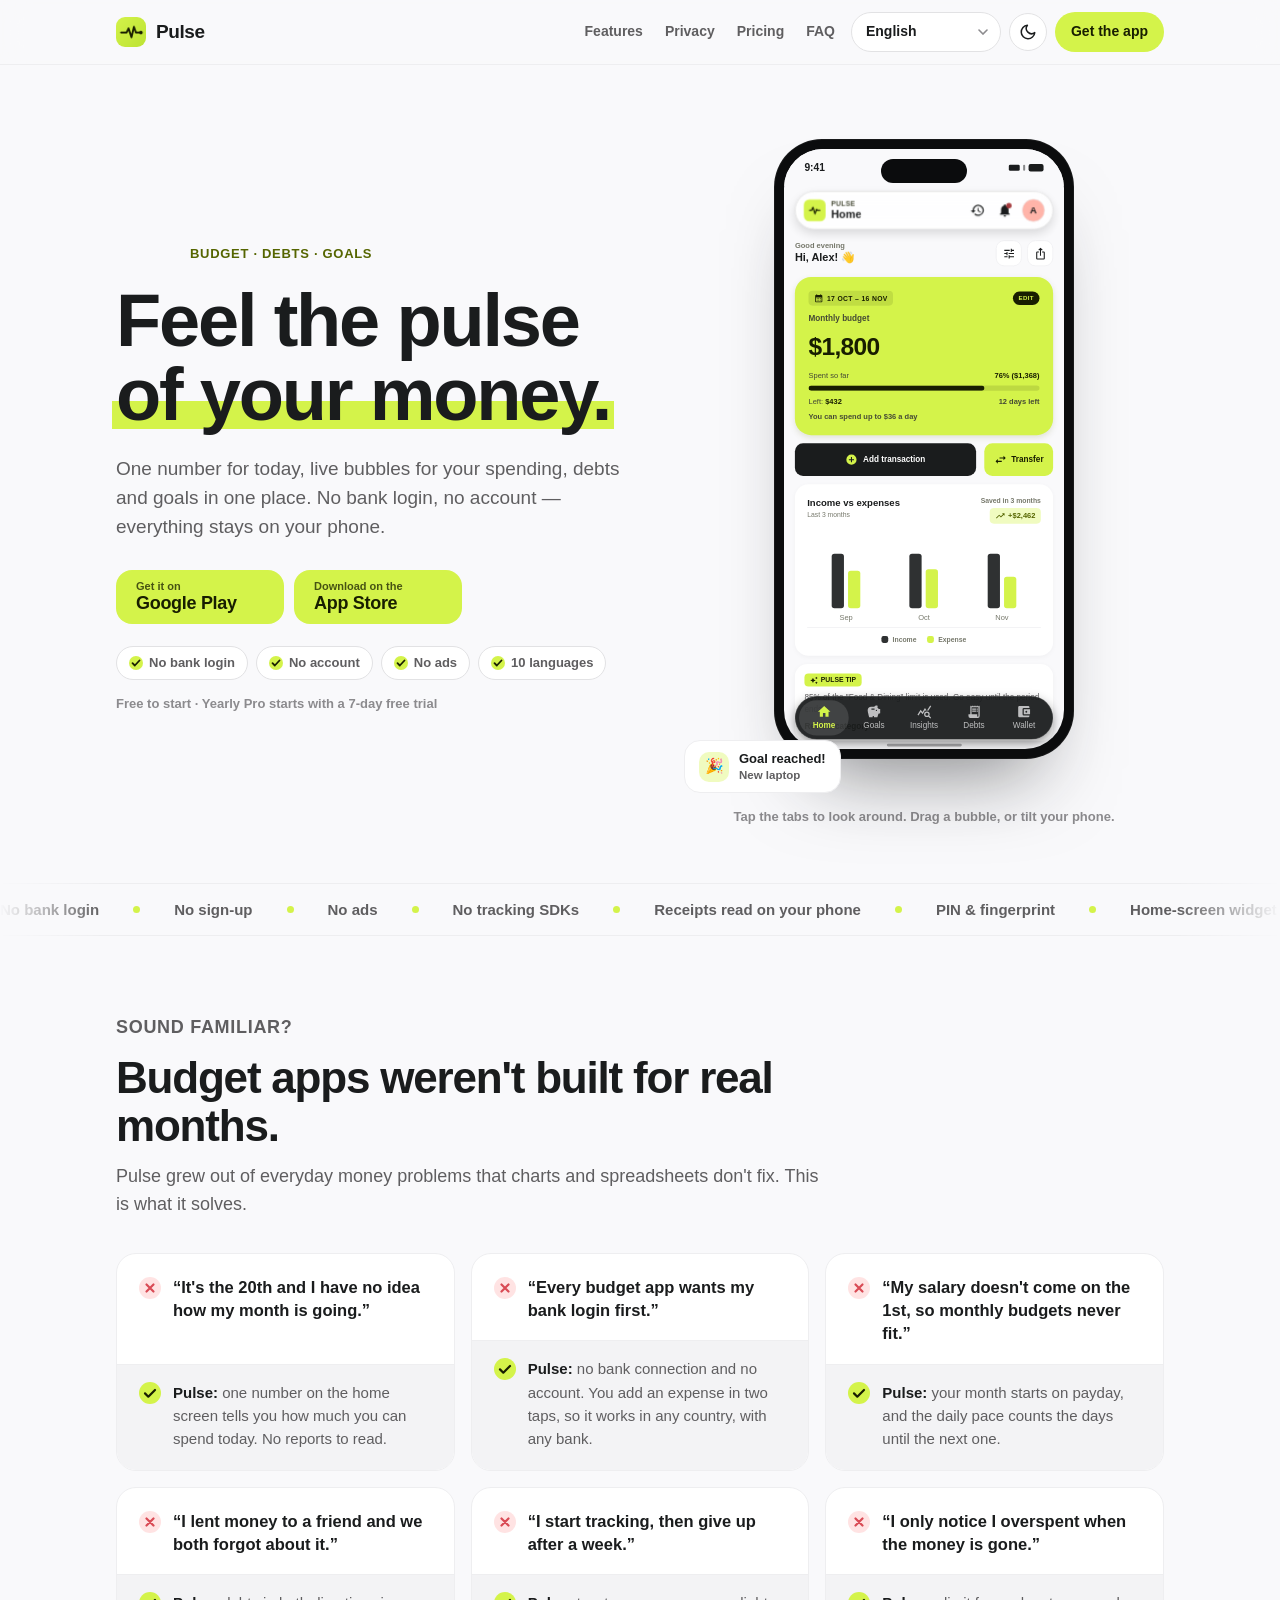
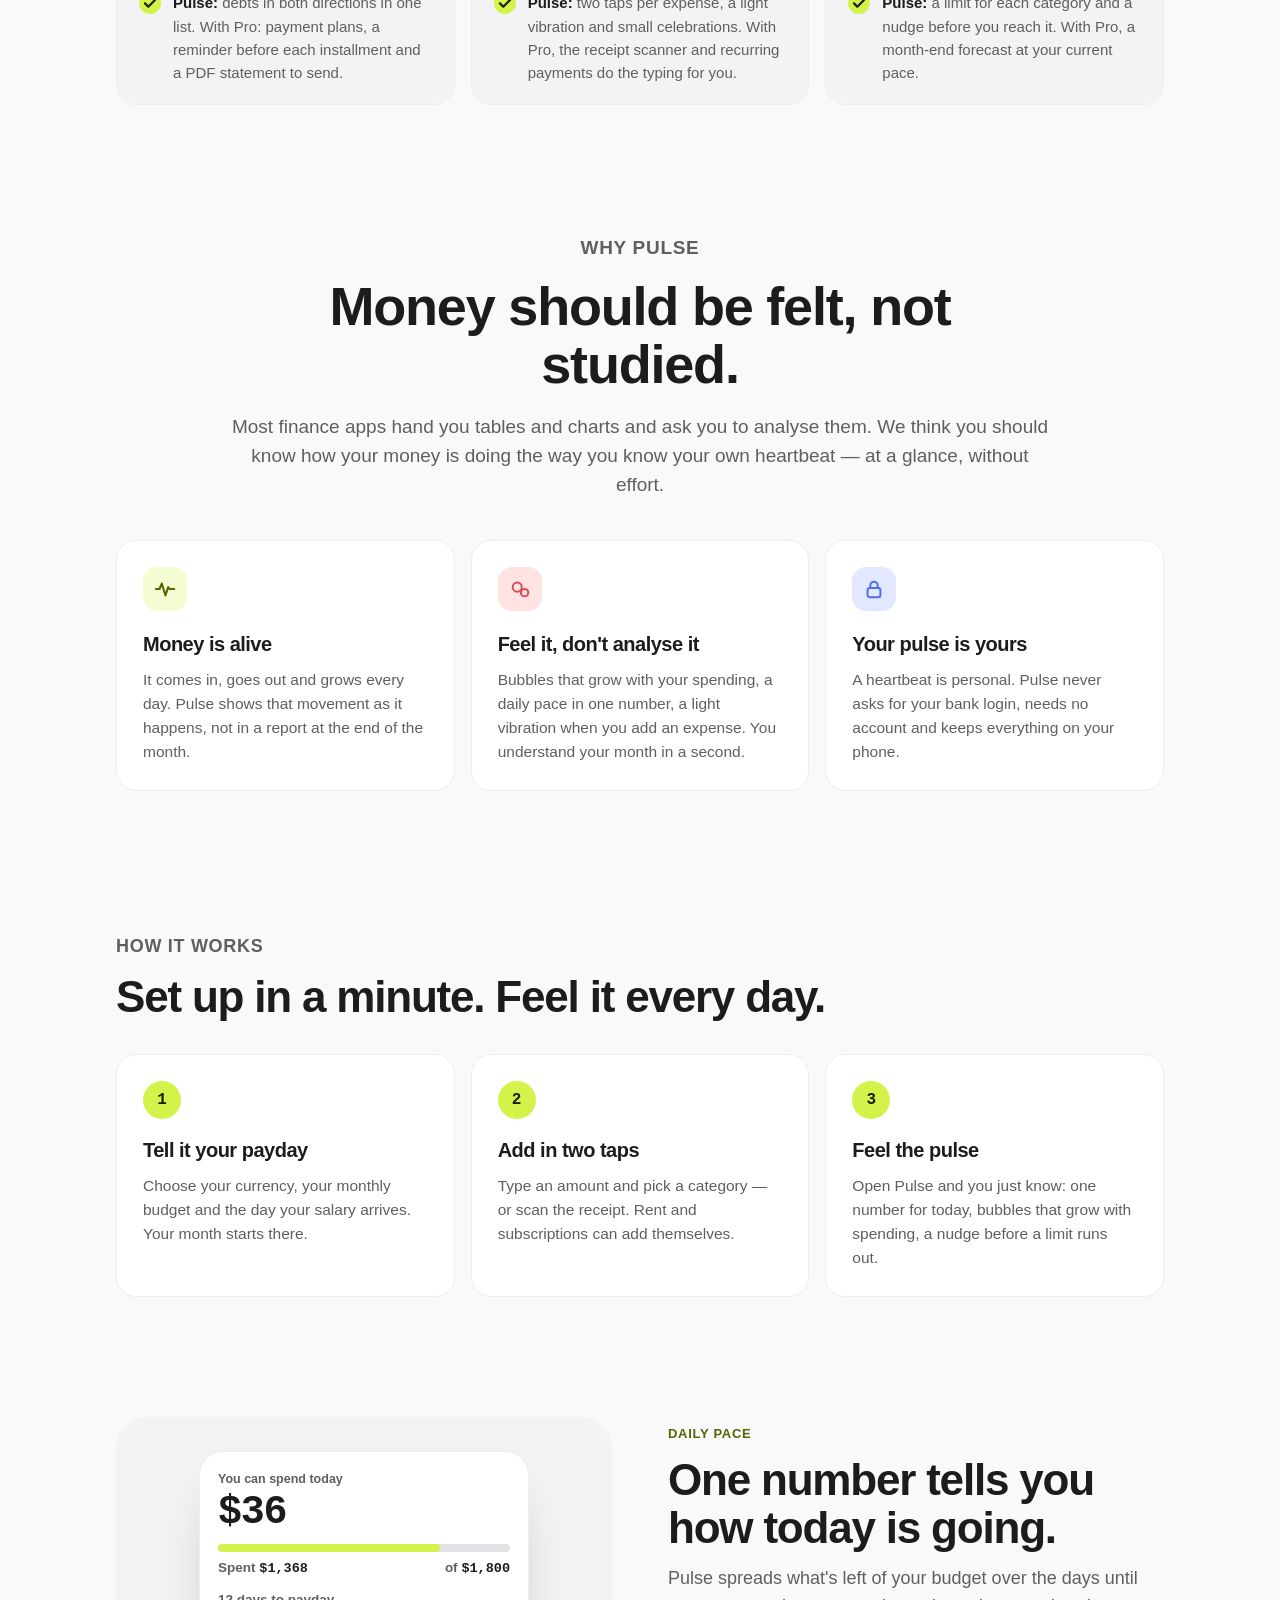
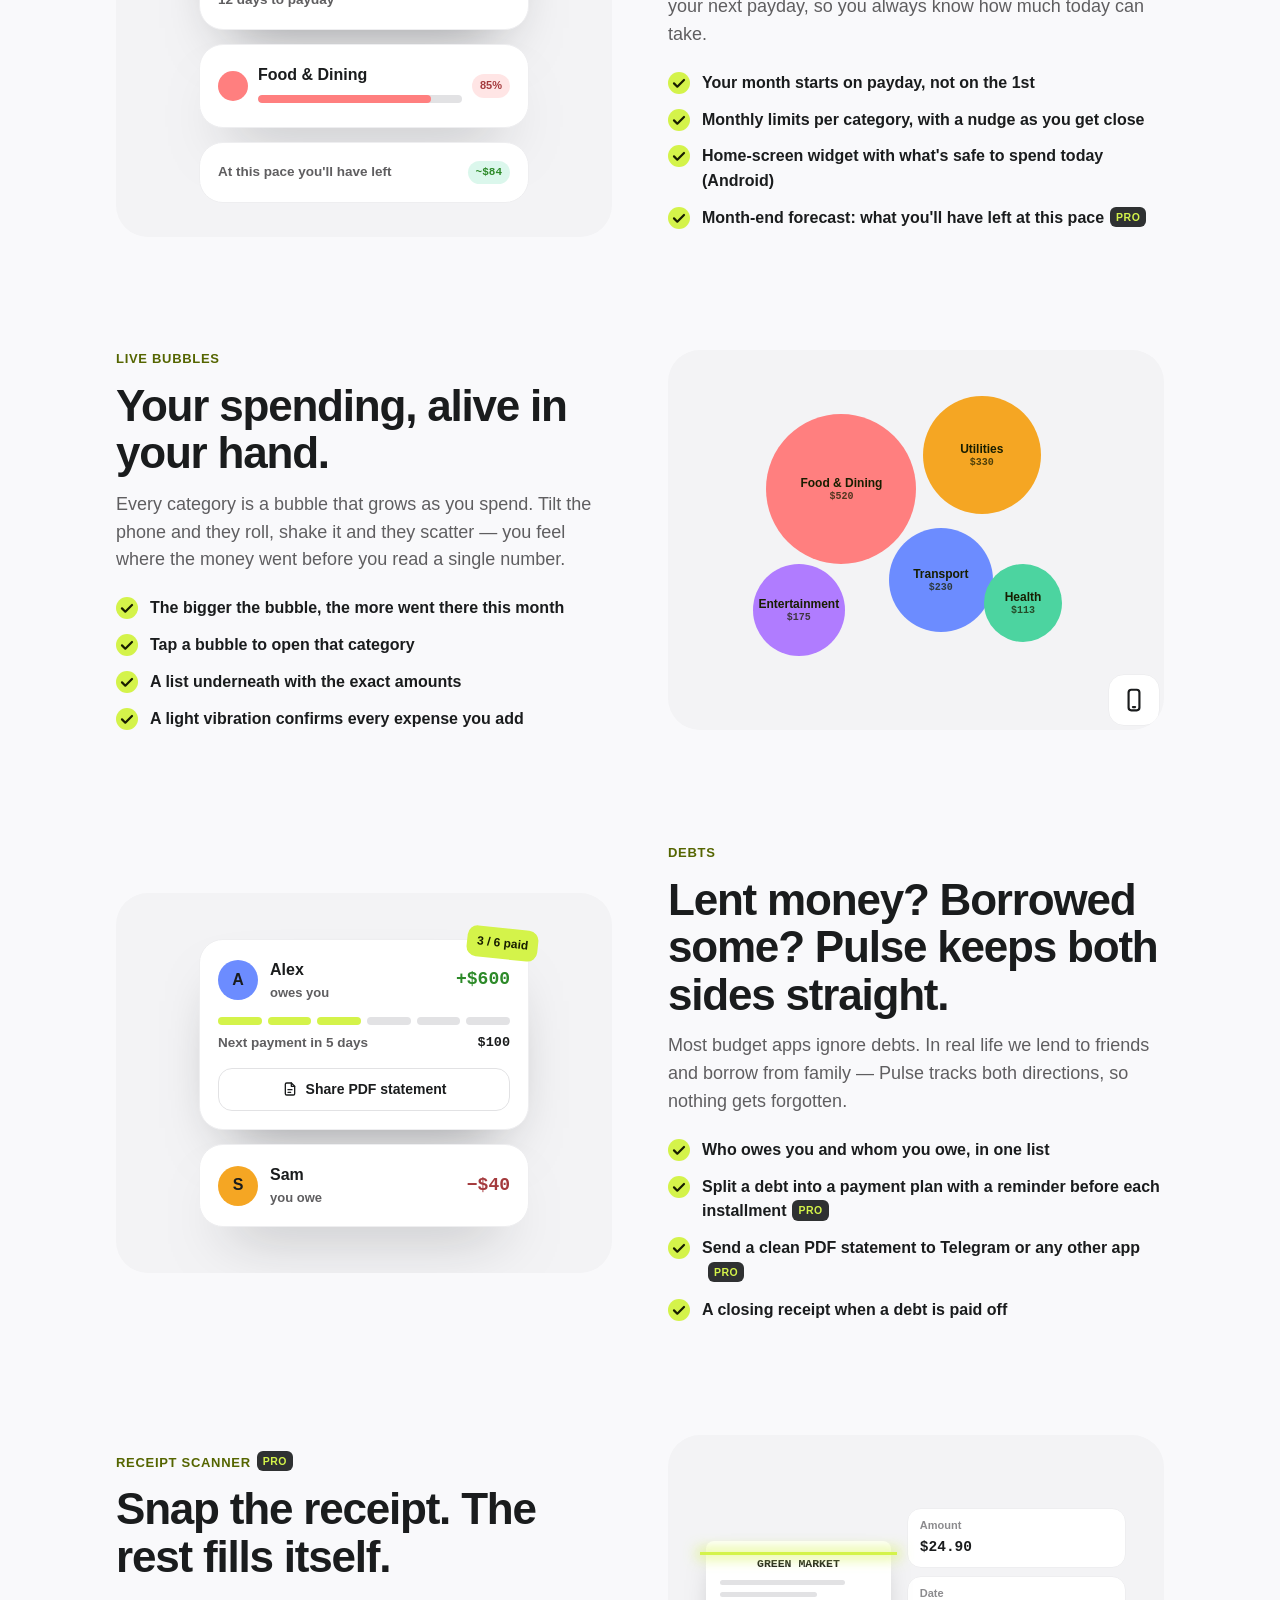
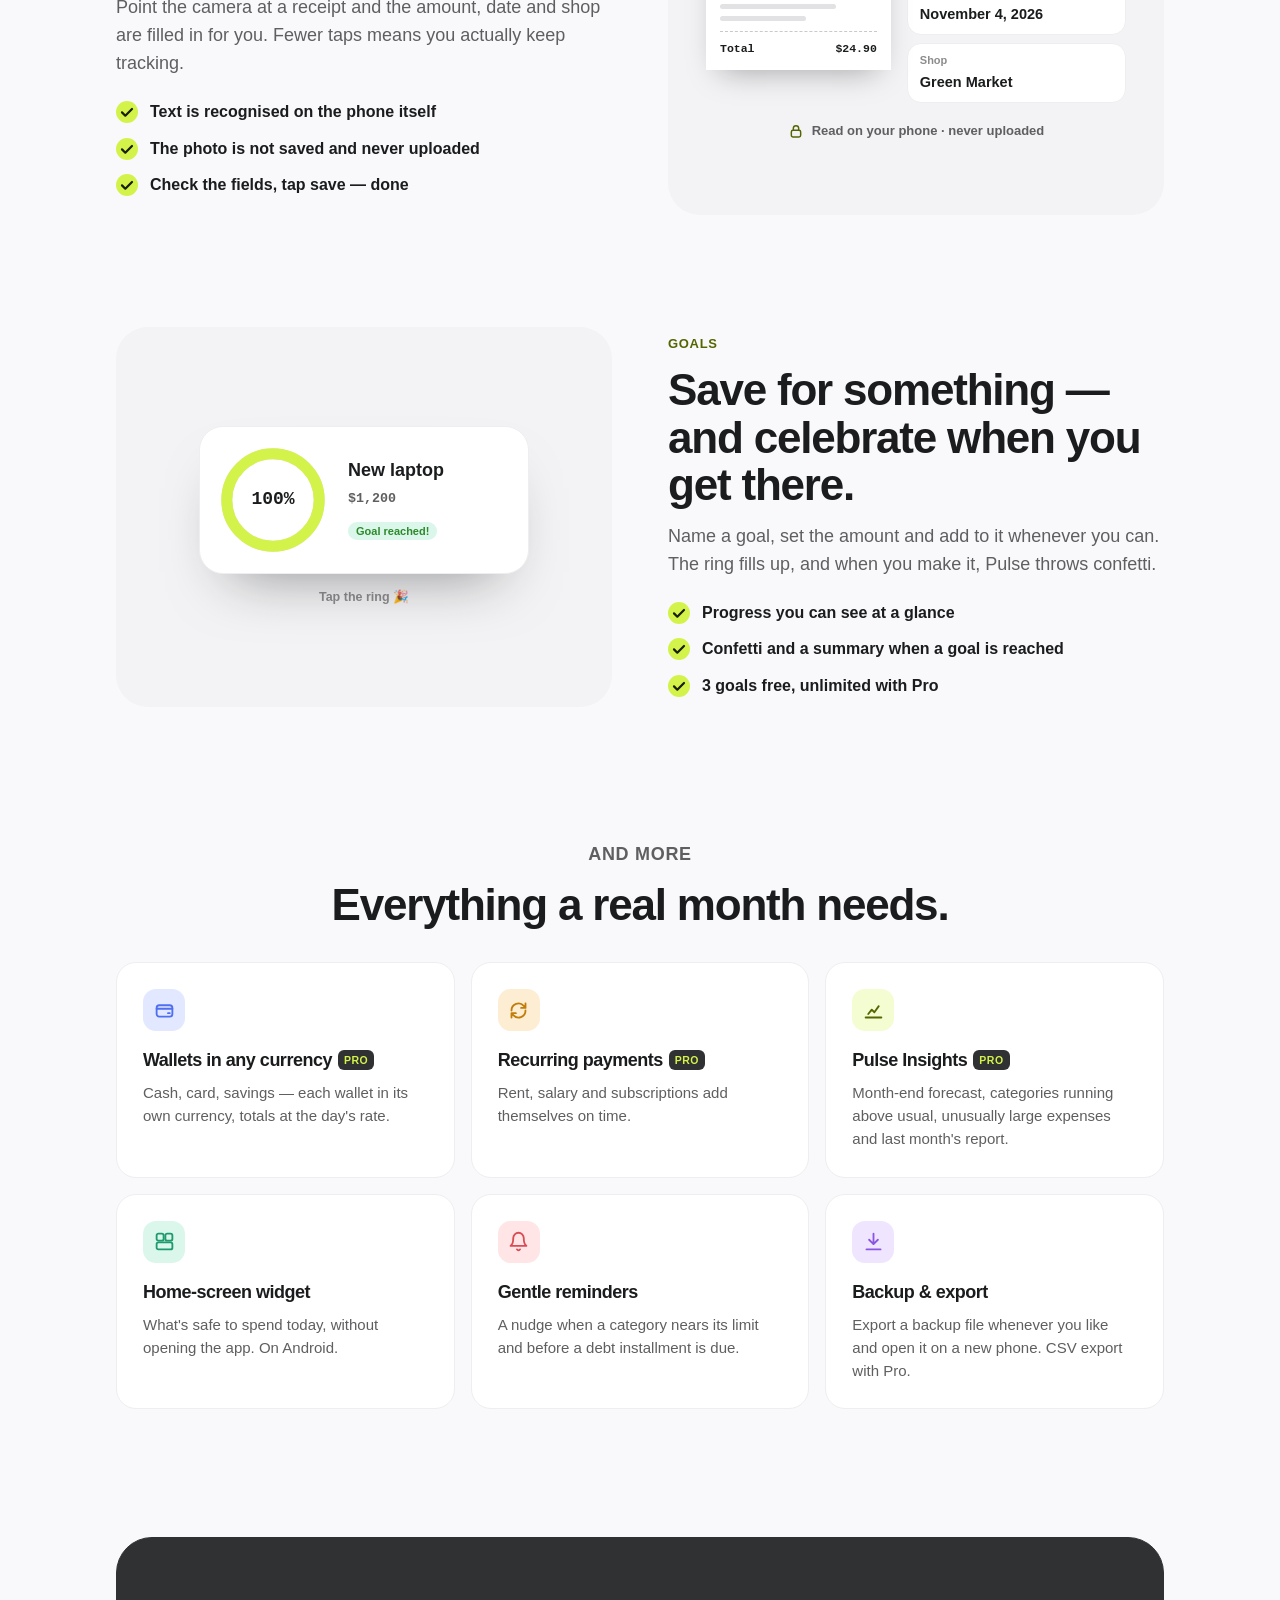
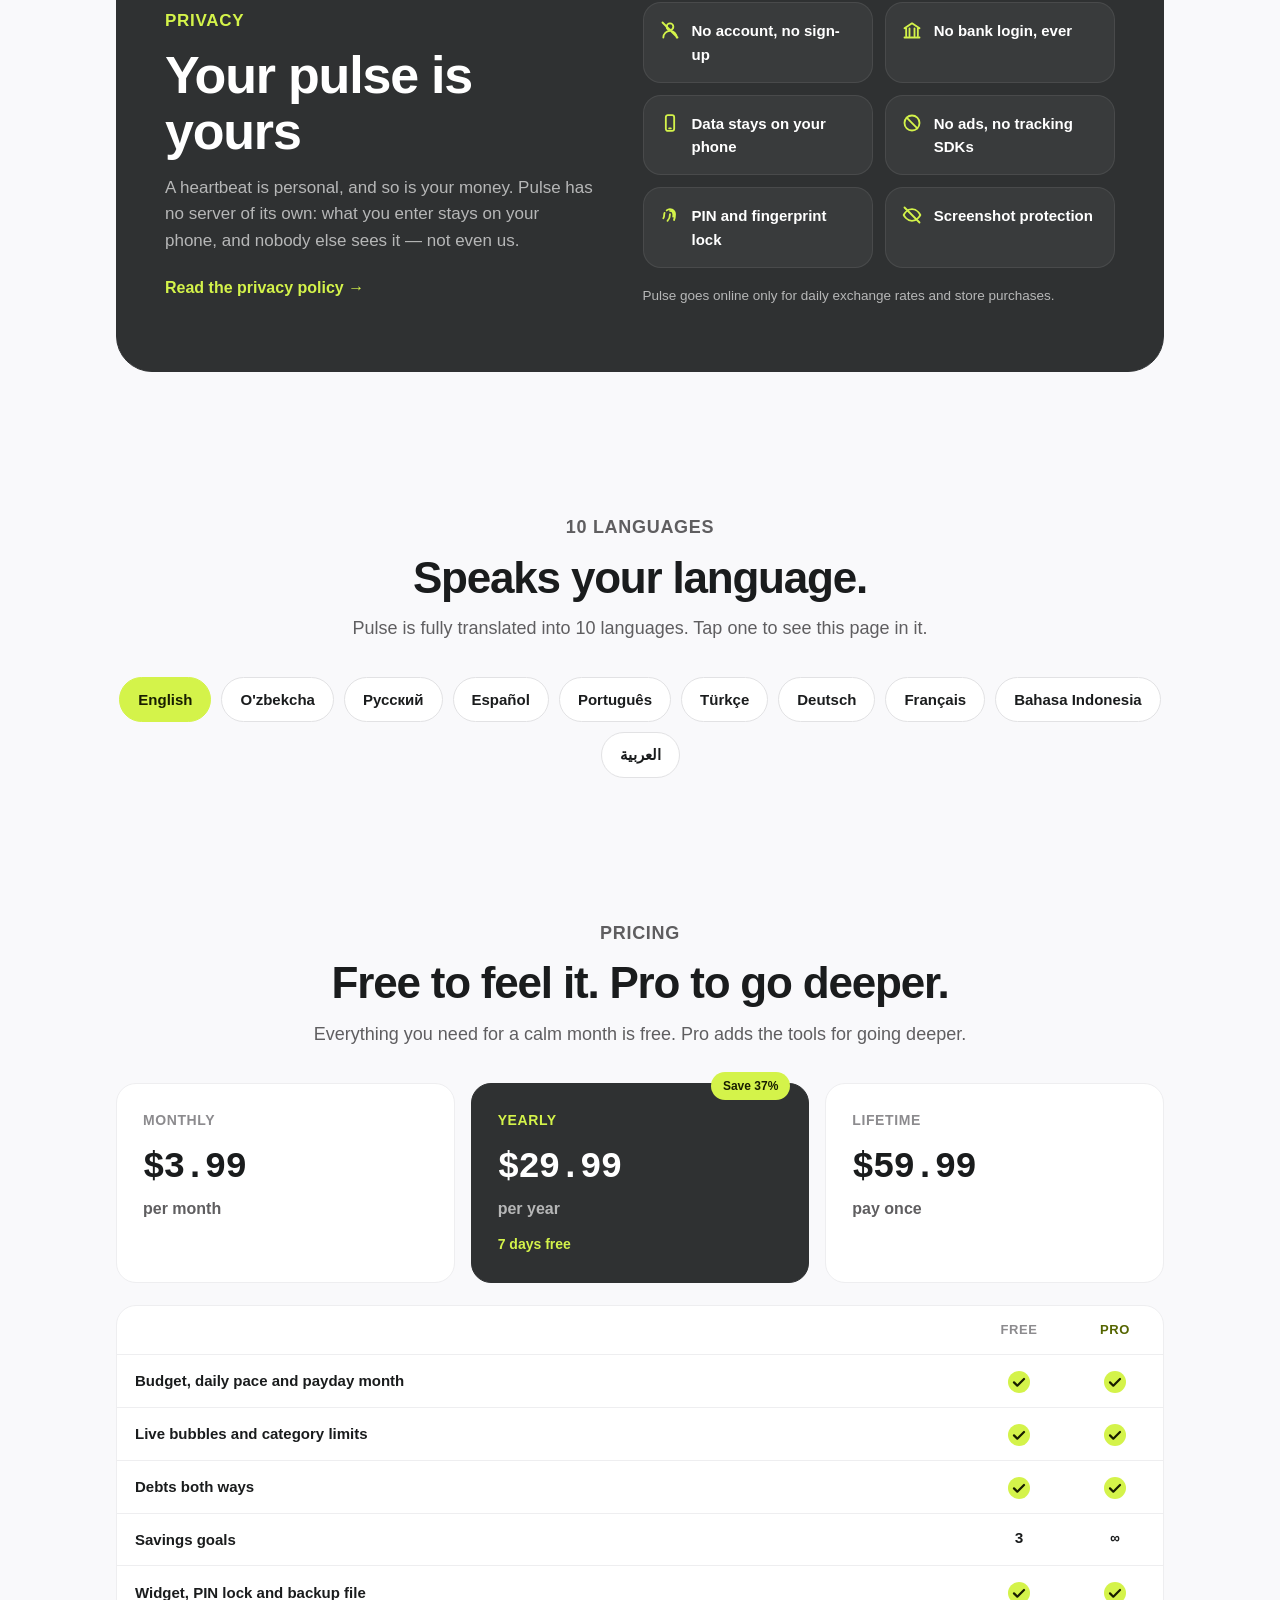
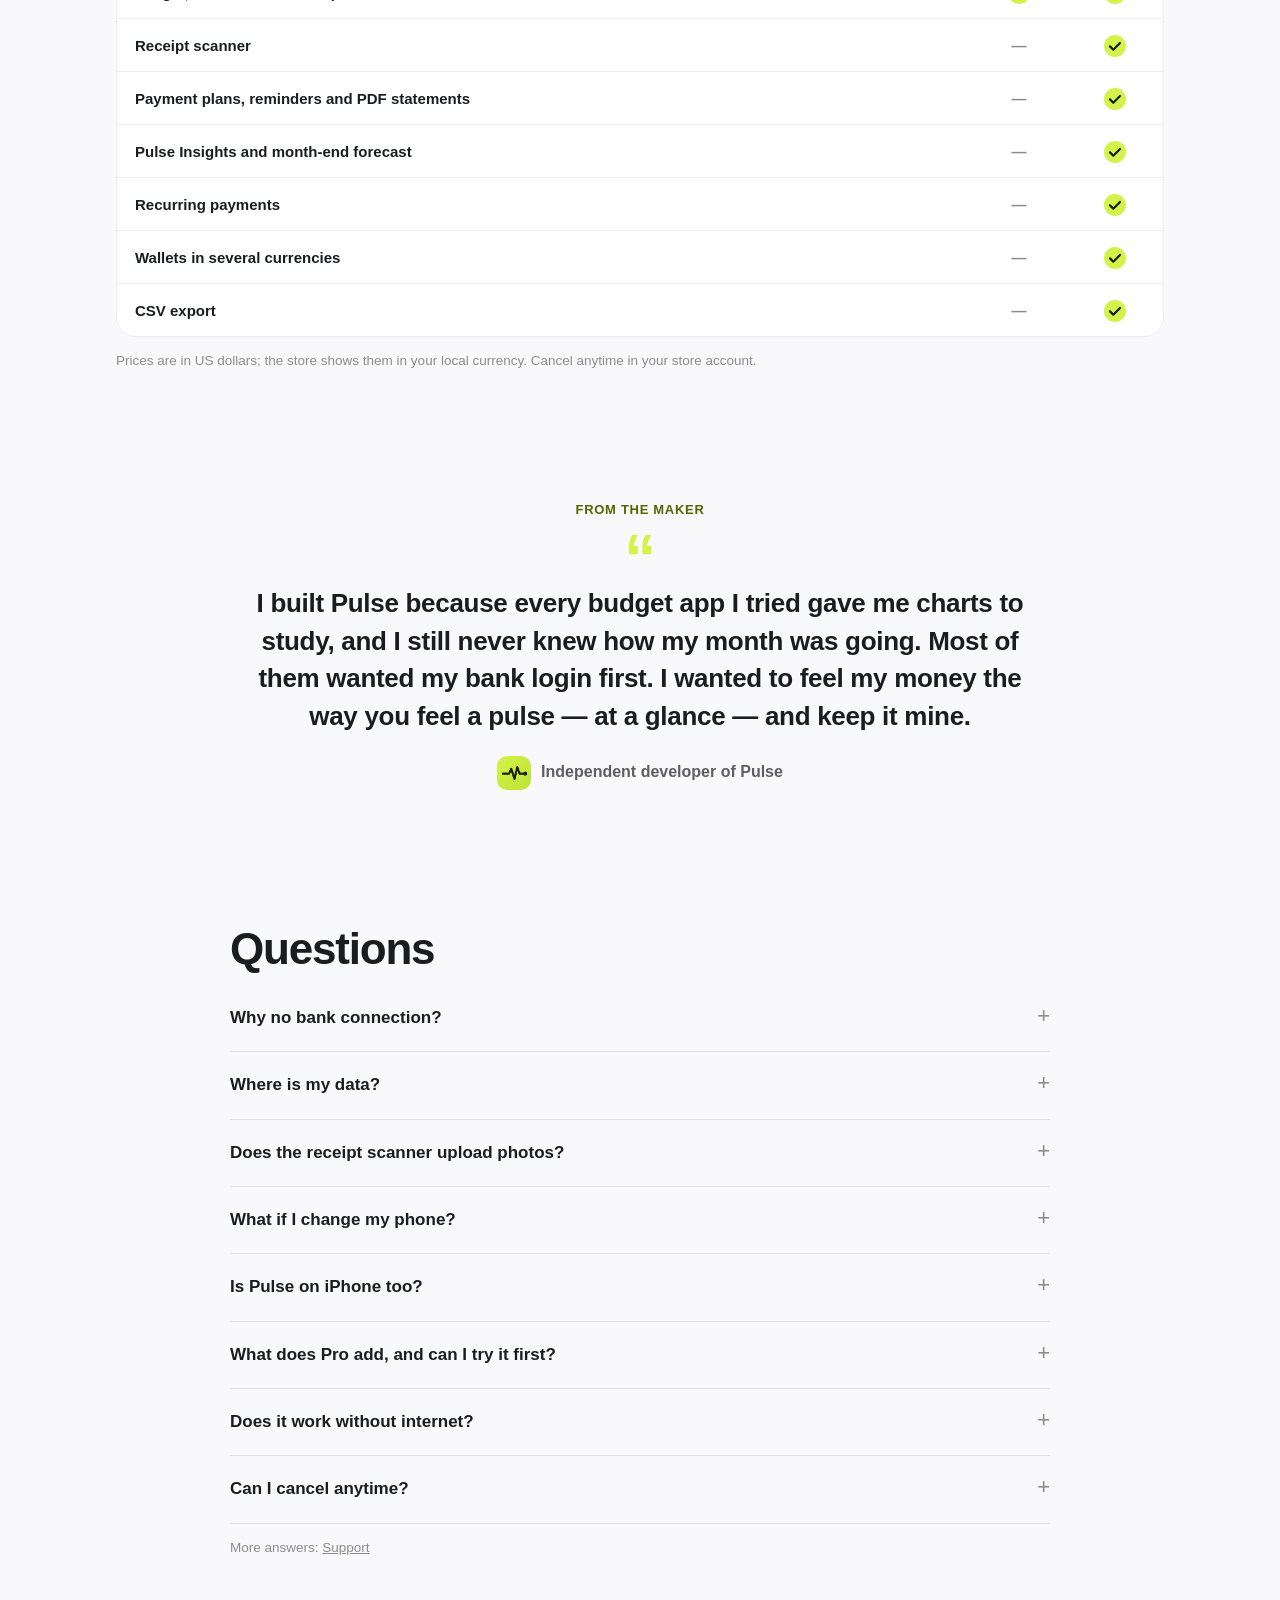
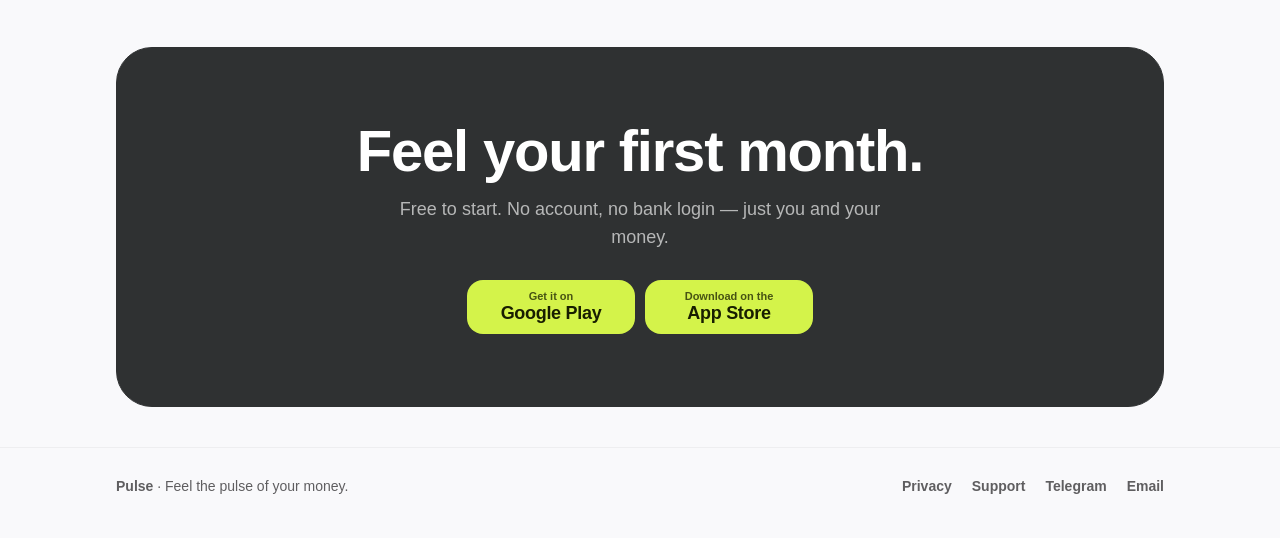
<file: index.html>
<!DOCTYPE html>
<html lang="en" dir="ltr">
<head>
  <meta charset="UTF-8" />
  <meta name="viewport" content="width=device-width, initial-scale=1.0" />
  <title>Pulse: Budget &amp; Debt Tracker — Feel the pulse of your money</title>
  <meta name="description" content="A budget, debt and goal tracker you understand at a glance: a daily pace, live spending bubbles, debts both ways, goals and an on-device receipt scanner. No bank login, no account — your data stays on your phone." />
  <link rel="canonical" href="https://vaxobjanovdev.github.io/pulse-landing/" />
  <link rel="alternate" hreflang="en" href="https://vaxobjanovdev.github.io/pulse-landing/?lang=en" />
  <link rel="alternate" hreflang="uz" href="https://vaxobjanovdev.github.io/pulse-landing/?lang=uz" />
  <link rel="alternate" hreflang="ru" href="https://vaxobjanovdev.github.io/pulse-landing/?lang=ru" />
  <link rel="alternate" hreflang="es" href="https://vaxobjanovdev.github.io/pulse-landing/?lang=es" />
  <link rel="alternate" hreflang="pt" href="https://vaxobjanovdev.github.io/pulse-landing/?lang=pt" />
  <link rel="alternate" hreflang="tr" href="https://vaxobjanovdev.github.io/pulse-landing/?lang=tr" />
  <link rel="alternate" hreflang="de" href="https://vaxobjanovdev.github.io/pulse-landing/?lang=de" />
  <link rel="alternate" hreflang="fr" href="https://vaxobjanovdev.github.io/pulse-landing/?lang=fr" />
  <link rel="alternate" hreflang="id" href="https://vaxobjanovdev.github.io/pulse-landing/?lang=id" />
  <link rel="alternate" hreflang="ar" href="https://vaxobjanovdev.github.io/pulse-landing/?lang=ar" />
  <link rel="alternate" hreflang="x-default" href="https://vaxobjanovdev.github.io/pulse-landing/" />
  <link rel="apple-touch-icon" href="assets/icon.png" />
  <meta property="og:site_name" content="Pulse" />
  <meta property="og:type" content="website" />
  <meta property="og:title" content="Pulse: Budget &amp; Debt Tracker — Feel the pulse of your money." />
  <meta property="og:description" content="Daily pace, live spending bubbles, debts both ways, goals and a receipt scanner. No bank login, your data stays on your phone." />
  <meta property="og:url" content="https://vaxobjanovdev.github.io/pulse-landing/" />
  <meta property="og:image" content="https://vaxobjanovdev.github.io/pulse-landing/assets/og.png" />
  <meta property="og:image:width" content="1024" />
  <meta property="og:image:height" content="500" />
  <meta property="og:image:alt" content="Pulse — Feel the pulse of your money." />
  <meta name="twitter:card" content="summary_large_image" />
  <meta name="twitter:title" content="Pulse: Budget &amp; Debt Tracker — Feel the pulse of your money." />
  <meta name="twitter:description" content="Daily pace, live spending bubbles, debts both ways, goals and a receipt scanner. No bank login, your data stays on your phone." />
  <meta name="twitter:image" content="https://vaxobjanovdev.github.io/pulse-landing/assets/og.png" />
  <script type="application/ld+json">{"@context":"https://schema.org","@type":"MobileApplication","name":"Pulse: Budget & Debt Tracker","alternateName":"Pulse","operatingSystem":"Android, iOS","applicationCategory":"FinanceApplication","description":"A budget, debt and goal tracker you understand at a glance. No bank login; your data stays on your phone.","url":"https://vaxobjanovdev.github.io/pulse-landing/","image":"https://vaxobjanovdev.github.io/pulse-landing/assets/icon.png","inLanguage":["en","uz","ru","es","pt","tr","de","fr","id","ar"],"offers":{"@type":"Offer","price":"0","priceCurrency":"USD"}}</script>
  <meta name="theme-color" content="#f9f9fb" />
  <link rel="icon" type="image/png" href="assets/icon.png" />
  <script>try { var th = localStorage.getItem('pulse-theme'); if (th) document.documentElement.setAttribute('data-theme', th); } catch (e) {}</script>
  <link rel="stylesheet" href="site.css" />
  <style>
    /* ---------- Nav links ---------- */
    .nav-links { display: flex; gap: 22px; margin-inline-end: 8px; }
    .nav-links a { text-decoration: none; font-size: 14px; font-weight: 700; color: var(--text-2); }
    .nav-links a:hover { color: var(--text); }

    /* ---------- Hero ---------- */
    .hero { display: grid; grid-template-columns: 1.1fr 1fr; gap: 40px; align-items: center; padding: 64px 0 56px; }
    .hero .kicker { display: flex; align-items: center; gap: 10px; margin-bottom: 18px; }
    .ecg { width: 64px; height: 24px; color: var(--accent-text); }
    .ecg path { stroke-dasharray: 160; stroke-dashoffset: 160; animation: beat 2.4s ease-in-out infinite; }
    @keyframes beat { 0% { stroke-dashoffset: 160; } 45% { stroke-dashoffset: 0; } 100% { stroke-dashoffset: -160; } }
    h1 { font-size: clamp(42px, 6.4vw, 74px); line-height: 1.0; letter-spacing: -2.2px; font-weight: 850; }
    h1 .mark { background: linear-gradient(transparent 58%, var(--lime) 58%, var(--lime) 92%, transparent 92%); padding: 0 4px; margin: 0 -4px; -webkit-box-decoration-break: clone; box-decoration-break: clone; }
    :root[data-theme="dark"] h1 .mark { background: none; color: var(--lime); }
    .lead { font-size: 19px; color: var(--text-2); margin: 22px 0 28px; max-width: 31em; }
    .chips { display: flex; flex-wrap: wrap; gap: 8px; margin-top: 22px; }
    .chip { display: inline-flex; align-items: center; gap: 6px; font-size: 13px; font-weight: 700; color: var(--text-2); background: var(--card); border: 1px solid var(--border-strong); border-radius: 99px; padding: 6px 12px; }
    .chip::before { content: ""; width: 14px; height: 14px; border-radius: 50%; background: var(--lime) url("data:image/svg+xml,%3Csvg xmlns='http://www.w3.org/2000/svg' viewBox='0 0 14 14'%3E%3Cpath d='M3.5 7.2l2.3 2.3 4.7-5' stroke='%23181e00' stroke-width='1.8' fill='none' stroke-linecap='round' stroke-linejoin='round'/%3E%3C/svg%3E") center/14px no-repeat; flex-shrink: 0; }
    .note { font-size: 13px; color: var(--muted); margin-top: 14px; font-weight: 600; }

    /* Phone frame with a Home screen built in HTML */
    .stagebox { position: relative; display: flex; justify-content: center; padding: 10px 0 34px; max-width: 480px; margin: 0 auto; }
    .phone { position: relative; width: 300px; height: 620px; border-radius: 48px; background: #0b0c0d; padding: 10px; box-shadow: 0 50px 80px -40px rgba(26,28,29,0.55), 0 0 0 1px rgba(255,255,255,0.06) inset; flex-shrink: 0; }
    .phone::before { content: ""; position: absolute; top: 20px; left: 50%; width: 86px; height: 24px; margin-left: -43px; border-radius: 99px; background: #0b0c0d; z-index: 3; }
    /* The app's Home screen, drawn at a typical phone width (411 dp, like a 1080 px screen) and scaled into the phone.
       Sizes and colours follow src/components/home/* and src/components/common/{Header,BottomTabBar}.tsx. */
    .screen { position: relative; height: 100%; border-radius: 39px; overflow: hidden; background: #f9f9fb; }
    .app { position: absolute; left: 0; top: 0; width: 411px; transform-origin: 0 0; color: #1a1c1d; font-size: 12px; line-height: 1.3; direction: ltr; }
    [dir="rtl"] .app { direction: rtl; }
    .app svg { display: block; fill: currentColor; flex-shrink: 0; }
    .app .num { font-family: var(--sans); font-variant-numeric: tabular-nums; direction: ltr; unicode-bidi: isolate; }
    .a-status { position: absolute; top: 0; left: 0; right: 0; height: 54px; padding: 0 30px; display: flex; align-items: center; justify-content: space-between; font-size: 15px; font-weight: 700; z-index: 12; background: #f9f9fb; direction: ltr; }
    .a-status span:last-child { display: flex; gap: 5px; align-items: center; }
    .a-status i { display: block; background: #1a1c1d; border-radius: 2px; }
    .a-header { position: absolute; top: 62px; left: 16px; right: 16px; height: 56px; border-radius: 28px; background: rgba(255,255,255,0.86); backdrop-filter: blur(14px); -webkit-backdrop-filter: blur(14px); border: 1px solid rgba(26,28,29,0.12); box-shadow: 0 6px 16px rgba(0,0,0,0.14); display: flex; align-items: center; justify-content: space-between; padding: 0 11px 0 12px; z-index: 11; }
    .a-header .left { display: flex; align-items: center; gap: 8px; flex: 1; min-width: 0; }
    .a-header .left > div { min-width: 0; }
    .a-logo { width: 32px; height: 32px; border-radius: 8px; background: #d4f34a; color: #181e00; display: flex; align-items: center; justify-content: center; }
    .a-kicker { font-size: 10px; font-weight: 800; color: #454935; letter-spacing: 0.4px; }
    .a-title { font-size: 16px; font-weight: 800; white-space: nowrap; overflow: hidden; text-overflow: ellipsis; }
    .a-header .right { display: flex; align-items: center; gap: 2px; }
    .a-ibtn { width: 38px; height: 38px; display: flex; align-items: center; justify-content: center; position: relative; }
    .a-ibtn .a-dot { position: absolute; top: 8px; right: 9px; width: 8px; height: 8px; border-radius: 50%; background: #a43a3d; }
    .a-ava { width: 34px; height: 34px; border-radius: 50%; background: #ffb4a9; color: #1a1c1d; display: flex; align-items: center; justify-content: center; font-weight: 800; font-size: 14px; border: 1px solid #eeeef0; margin-inline-start: 4px; }
    .a-scroll { position: absolute; left: 0; right: 0; top: 0; padding: 130px 16px 120px; display: flex; flex-direction: column; gap: 12px; transition: transform 1.4s cubic-bezier(.45,.05,.2,1); }
    .a-greet { display: flex; align-items: center; justify-content: space-between; padding: 4px 0; }
    .a-greet small { display: block; font-size: 11px; color: #76786b; font-weight: 600; }
    .a-greet b { font-size: 16px; font-weight: 800; }
    .a-greet .acts { display: flex; gap: 8px; }
    .a-sq { width: 38px; height: 38px; border-radius: 12px; background: #fff; border: 1px solid #eeeef0; display: flex; align-items: center; justify-content: center; }
    .a-budget { background: #d4f34a; border-radius: 24px; padding: 20px; display: flex; flex-direction: column; gap: 12px; box-shadow: 0 4px 10px rgba(85,101,0,0.15); color: #181e00; }
    .a-budget .top { display: flex; justify-content: space-between; align-items: center; }
    .a-month { display: flex; align-items: center; gap: 5px; background: rgba(24,30,0,0.1); padding: 4px 8px; border-radius: 6px; font-size: 10px; font-weight: 800; letter-spacing: 0.5px; }
    .a-edit { background: #181e00; color: #d4f34a; padding: 4px 8px; border-radius: 99px; font-size: 9px; font-weight: 800; letter-spacing: 0.6px; }
    .a-budget .lbl { font-size: 12px; color: #454935; font-weight: 600; }
    .a-budget .amt { font-size: 36px; font-weight: 800; letter-spacing: -1px; line-height: 1.1; }
    .a-prog { display: flex; flex-direction: column; gap: 8px; margin-top: 4px; font-size: 11px; color: #454935; }
    .a-prog .row { display: flex; justify-content: space-between; align-items: center; }
    .a-prog .row b { color: #181e00; font-weight: 700; }
    .a-prog .row b.x { font-weight: 800; }
    .a-bar { height: 8px; border-radius: 4px; background: rgba(24,30,0,0.12); overflow: hidden; }
    .a-bar i { display: block; height: 100%; width: 76%; border-radius: 4px; background: #181e00; }
    .a-prog .days { font-weight: 600; }
    .a-actions { display: flex; gap: 12px; }
    .a-add { flex: 1; height: 48px; border-radius: 12px; background: #1a1c1d; color: #fff; display: flex; align-items: center; justify-content: center; gap: 8px; font-size: 12px; font-weight: 700; }
    .a-add svg { color: #d4f34a; }
    .a-tr { height: 48px; padding: 0 14px; border-radius: 12px; background: #d4f34a; color: #181e00; display: flex; align-items: center; gap: 6px; font-size: 12px; font-weight: 700; }
    .a-chart { background: #fff; border-radius: 20px; padding: 18px; box-shadow: 0 2px 8px rgba(0,0,0,0.04); }
    .a-chart .head { display: flex; justify-content: space-between; align-items: flex-start; gap: 8px; }
    .a-chart .t { font-size: 14px; font-weight: 800; }
    .a-chart .s { font-size: 10px; color: #76786b; margin-top: 2px; }
    .a-chart .net { display: flex; flex-direction: column; align-items: flex-end; gap: 4px; }
    .a-chart .net small { font-size: 10px; color: #76786b; font-weight: 600; }
    .a-pill { display: flex; align-items: center; gap: 4px; background: rgba(212,243,74,0.35); color: #556500; padding: 4px 8px; border-radius: 6px; font-size: 11px; font-weight: 800; }
    .a-bars { height: 110px; padding-top: 10px; display: flex; justify-content: space-around; align-items: flex-end; }
    .a-bars .m { display: flex; flex-direction: column; align-items: center; gap: 6px; }
    .a-bars .pair { height: 80px; display: flex; align-items: flex-end; gap: 6px; }
    .a-bars .pair i { display: block; width: 18px; border-radius: 4px; }
    .a-bars small { font-size: 11px; color: #76786b; }
    .a-legend { display: flex; justify-content: center; gap: 16px; padding-top: 10px; border-top: 1px solid #eeeef0; margin-top: 8px; font-size: 10px; color: #76786b; font-weight: 600; }
    .a-legend span { display: flex; align-items: center; gap: 6px; }
    .a-legend i { width: 10px; height: 10px; border-radius: 3px; display: block; }
    .a-tip { background: #fff; border-radius: 18px; padding: 14px; box-shadow: 0 2px 8px rgba(0,0,0,0.05); display: flex; flex-direction: column; gap: 8px; align-items: flex-start; }
    .a-tip .b { display: flex; align-items: center; gap: 4px; background: #d4f34a; color: #181e00; padding: 3px 8px; border-radius: 6px; font-size: 10px; font-weight: 900; }
    .a-tip p { font-size: 12px; color: #5f5e60; line-height: 1.45; }
    .a-tip .cta { display: flex; align-items: center; gap: 2px; font-size: 12px; font-weight: 800; color: #181e00; }
    .a-cats { background: #1a1c1d; border-radius: 24px; padding: 18px; display: flex; flex-direction: column; gap: 16px; color: #fff; }
    .a-cats .head { display: flex; justify-content: space-between; align-items: center; gap: 8px; }
    .a-cats .t { font-size: 15px; font-weight: 800; }
    .a-cats .s { font-size: 11px; color: #8c8b8e; margin-top: 1px; }
    .a-cats .acts { display: flex; align-items: center; gap: 8px; }
    .a-drag { display: flex; align-items: center; gap: 5px; background: rgba(255,255,255,0.08); padding: 4px 8px; border-radius: 99px; font-size: 9px; font-weight: 700; color: #c6c7bd; white-space: nowrap; }
    .a-drag i { width: 5px; height: 5px; border-radius: 50%; background: #d4f34a; display: block; }
    .a-arrow { width: 32px; height: 32px; border-radius: 10px; background: rgba(255,255,255,0.1); display: flex; align-items: center; justify-content: center; }
    .a-sand { position: relative; height: 190px; border-radius: 16px; background: rgba(0,0,0,0.25); overflow: hidden; touch-action: none; }
    .a-bub { position: absolute; left: 0; top: 0; border-radius: 50%; display: flex; flex-direction: column; align-items: center; justify-content: center; color: #181e00; border: 1px solid rgba(24,30,0,0.15); box-shadow: 0 3px 6px rgba(0,0,0,0.25); cursor: grab; user-select: none; -webkit-user-select: none; text-align: center; padding: 0 8px; }
    .a-bub.drag { cursor: grabbing; border: 2px solid #d4f34a; box-shadow: 0 3px 12px rgba(0,0,0,0.35); }
    .a-bub .ic { width: 26px; height: 26px; border-radius: 50%; background: rgba(24,30,0,0.12); display: flex; align-items: center; justify-content: center; margin-bottom: 2px; }
    .a-bub .n { font-size: 10px; font-weight: 700; white-space: nowrap; overflow: hidden; text-overflow: ellipsis; max-width: 100%; }
    .a-bub .v { font-size: 12px; font-weight: 800; white-space: nowrap; }
    .a-bub .cv { font-size: 14px; font-weight: 900; margin-top: 2px; white-space: nowrap; }
    .a-rows { display: flex; flex-direction: column; gap: 10px; }
    .a-row { display: flex; align-items: center; justify-content: space-between; gap: 8px; background: rgba(255,255,255,0.05); border: 1px solid rgba(255,255,255,0.08); border-radius: 14px; padding: 12px; }
    .a-row .l { display: flex; align-items: center; gap: 10px; min-width: 0; }
    .a-row .tile { width: 34px; height: 34px; border-radius: 10px; display: flex; align-items: center; justify-content: center; color: #181e00; flex-shrink: 0; }
    .a-row .nm { font-size: 12px; font-weight: 700; white-space: nowrap; overflow: hidden; text-overflow: ellipsis; }
    .a-row .ok { font-size: 10px; color: #d4f34a; font-weight: 600; margin-top: 1px; }
    .a-row .r { display: flex; align-items: center; gap: 6px; flex-shrink: 0; }
    .a-row .r div { text-align: end; }
    .a-row .v { font-size: 13px; font-weight: 800; }
    .a-row .v.lime { color: #d4f34a; }
    .a-row .lim { font-size: 10px; color: #8c8b8e; }
    .a-row svg { color: rgba(255,255,255,0.4); }
    .a-tabs { position: absolute; left: 16px; right: 16px; bottom: 14px; height: 64px; border-radius: 32px; background: rgba(26,28,29,0.94); border: 1px solid rgba(255,255,255,0.16); box-shadow: 0 6px 16px rgba(0,0,0,0.4); display: flex; padding: 5px; z-index: 11; }
    .a-tab { flex: 1; display: flex; flex-direction: column; align-items: center; justify-content: center; gap: 2px; border-radius: 27px; color: rgba(240,240,242,0.75); font-size: 10px; font-weight: 600; min-width: 0; }
    .a-tab span { max-width: 100%; white-space: nowrap; overflow: hidden; text-overflow: ellipsis; padding: 0 2px; }
    .a-tab.on { background: rgba(255,255,255,0.12); color: #d4f34a; font-weight: 800; }
    .a-tab { cursor: pointer; border: 0; background: none; font: inherit; transition: background 0.2s, color 0.2s; }
    .a-tab:focus-visible { outline: 2px solid #d4f34a; outline-offset: -2px; }
    /* The tour taps a tab: a fingertip circle presses it, like a real touch. */
    .a-tab { position: relative; }
    .a-tab.a-press { background: rgba(255,255,255,0.12); color: #d4f34a; }
    .a-tab.a-press::after { content: ""; position: absolute; left: 50%; top: 50%; width: 44px; height: 44px; margin: -22px 0 0 -22px; border-radius: 50%; background: rgba(255,255,255,0.35); animation: aTap 0.42s ease-out forwards; pointer-events: none; }
    @keyframes aTap { from { transform: scale(0.4); opacity: 0.9; } to { transform: scale(1.15); opacity: 0; } }
    .a-pro { height: 28px; padding: 0 10px; border-radius: 99px; background: #d4f34a; color: #181e00; display: flex; align-items: center; gap: 4px; font-size: 12px; font-weight: 800; margin-inline-end: 4px; }
    .a-fade { animation: aFade 0.35s ease; }
    @keyframes aFade { from { opacity: 0; transform: translateY(8px); } to { opacity: 1; transform: none; } }
    .a-white { background: #fff; border: 1px solid #eeeef0; border-radius: 20px; }
    .a-k { font-size: 9px; font-weight: 800; color: #8c8b8e; letter-spacing: 0.5px; }
    .a-row2 { display: flex; gap: 10px; }
    .a-row2 > * { flex: 1; min-width: 0; }
    .a-ell { white-space: nowrap; overflow: hidden; text-overflow: ellipsis; }
    /* Goals */
    .g-rib { padding: 14px; border-radius: 16px; display: flex; flex-direction: column; gap: 4px; }
    .g-rib .v { font-size: 16px; font-weight: 900; }
    .g-rib .s { font-size: 10px; color: #8c8b8e; }
    .g-hero { background: #d4f34a; border-radius: 22px; overflow: hidden; color: #181e00; }
    .g-photo { height: 140px; position: relative; background: #2f3132; display: flex; align-items: center; justify-content: center; font-size: 64px; }
    .g-photo::after { content: ""; position: absolute; inset: 0; background: linear-gradient(transparent 0%, rgba(212,243,74,0.3) 60%, #d4f34a 100%); }
    .g-badge { position: absolute; top: 12px; left: 12px; z-index: 1; background: rgba(26,28,29,0.85); color: #fff; padding: 4px 8px; border-radius: 8px; font-size: 10px; font-weight: 800; display: flex; align-items: center; gap: 4px; }
    [dir="rtl"] .g-badge { left: auto; right: 12px; }
    .g-body { padding: 16px; display: flex; flex-direction: column; gap: 12px; }
    .g-title { font-size: 18px; font-weight: 900; }
    .g-amts { display: flex; justify-content: space-between; align-items: flex-end; gap: 12px; }
    .g-amts small { display: block; font-size: 10px; font-weight: 700; color: #556500; }
    .g-amts .cur { font-size: 22px; font-weight: 900; }
    .g-amts .tgt { font-size: 15px; font-weight: 800; text-align: end; }
    .g-track { height: 8px; border-radius: 4px; background: rgba(24,30,0,0.15); overflow: hidden; }
    .g-track i { display: block; height: 100%; border-radius: 4px; background: #181e00; }
    .g-meta-row { display: flex; justify-content: space-between; gap: 12px; font-size: 11px; }
    .g-meta-row b { font-weight: 800; }
    .g-meta-row .rem { color: #556500; font-weight: 700; }
    .g-box { background: rgba(24,30,0,0.08); border-radius: 12px; padding: 10px; display: flex; flex-direction: column; gap: 6px; }
    .g-box .g-meta-row span:first-child { display: flex; align-items: center; gap: 6px; color: #181e00; }
    .g-btns { display: flex; gap: 8px; }
    .g-btns span { height: 42px; border-radius: 10px; display: flex; align-items: center; justify-content: center; gap: 6px; font-size: 12px; font-weight: 800; flex: 1; }
    .g-tip { background: #fff; border: 1px solid #eeeef0; border-radius: 20px; padding: 14px; display: flex; gap: 12px; align-items: flex-start; }
    .g-tip .ic { width: 36px; height: 36px; border-radius: 10px; background: #d4f34a; color: #181e00; display: flex; align-items: center; justify-content: center; flex-shrink: 0; }
    .g-tip .hd { display: flex; align-items: center; gap: 6px; margin-bottom: 3px; }
    .g-tip .kk { font-size: 10px; font-weight: 900; color: #556500; letter-spacing: 0.5px; }
    .g-tip .tg { background: #eeeef0; padding: 1px 6px; border-radius: 4px; font-size: 9px; font-weight: 800; color: #5f5e60; }
    .g-tip p { font-size: 12px; line-height: 16px; }
    /* Insights */
    .n-bar { display: flex; justify-content: space-between; align-items: center; }
    .n-seg { display: flex; background: #eeeef0; border-radius: 12px; padding: 3px; gap: 4px; }
    .n-seg span { padding: 7px 16px; border-radius: 9px; font-size: 12px; font-weight: 700; color: #454935; }
    .n-seg span.on { background: #2f3132; color: #d4f34a; }
    .n-util { width: 38px; height: 38px; border-radius: 12px; background: #eeeef0; display: flex; align-items: center; justify-content: center; }
    .n-mode { display: flex; background: #eeeef0; border-radius: 14px; padding: 4px; gap: 6px; }
    .n-mode > span { flex: 1; display: flex; align-items: center; justify-content: center; gap: 8px; padding: 10px 0; border-radius: 11px; font-size: 13px; font-weight: 700; color: #454935; min-width: 0; }
    .n-mode > span.on { background: #1a1c1d; color: #fff; }
    .n-mode > span.on svg { color: #d4f34a; }
    .n-hero { background: #1a1c1d; border-radius: 24px; padding: 20px; position: relative; overflow: hidden; color: #fff; }
    .n-hero::before { content: ""; position: absolute; top: -40px; right: -40px; width: 140px; height: 140px; border-radius: 50%; background: rgba(212,243,74,0.08); }
    .n-top { display: flex; justify-content: space-between; align-items: center; gap: 10px; position: relative; }
    .n-lbl { display: flex; align-items: center; gap: 8px; font-size: 11px; font-weight: 800; color: #d4f34a; letter-spacing: 0.8px; }
    .n-lbl i { width: 8px; height: 8px; border-radius: 50%; background: #d4f34a; display: block; }
    .n-pill { display: flex; align-items: center; gap: 4px; background: rgba(212,243,74,0.2); border: 1px solid rgba(212,243,74,0.4); color: #d4f34a; padding: 3px 8px; border-radius: 99px; font-size: 10px; font-weight: 700; min-width: 0; }
    .n-sub { font-size: 10px; font-weight: 700; color: #8c8b8e; letter-spacing: 0.8px; margin-top: 14px; }
    .n-amt { display: flex; align-items: baseline; gap: 6px; flex-wrap: wrap; margin-top: 4px; }
    .n-amt b { font-size: 34px; font-weight: 800; letter-spacing: -1px; }
    .n-amt span { font-size: 14px; color: #8c8b8e; font-weight: 600; }
    .n-ok { font-size: 11px; color: #d4f34a; font-weight: 600; margin-top: 4px; }
    .n-track { height: 10px; border-radius: 5px; background: rgba(255,255,255,0.1); overflow: hidden; margin-top: 16px; }
    .n-track i { display: block; height: 100%; background: #d4f34a; }
    .n-leg { display: flex; align-items: center; gap: 6px; margin-top: 8px; font-size: 10px; color: #d4f34a; font-weight: 600; }
    .n-leg i { width: 6px; height: 6px; border-radius: 50%; background: #d4f34a; display: block; }
    .n-subs { display: flex; gap: 12px; margin-top: 18px; }
    .n-subs > div { flex: 1; min-width: 0; background: rgba(255,255,255,0.05); border: 1px solid rgba(255,255,255,0.08); border-radius: 16px; padding: 14px; display: flex; flex-direction: column; gap: 4px; }
    .n-subs .l { display: flex; align-items: center; gap: 6px; font-size: 9px; font-weight: 800; color: #8c8b8e; letter-spacing: 0.6px; }
    .n-subs .l svg { color: #d4f34a; }
    .n-subs b { font-size: 18px; font-weight: 800; }
    .n-subs b small { font-size: 11px; color: #8c8b8e; font-weight: 500; }
    .n-subs .s { font-size: 10px; color: #8c8b8e; }
    .n-subs .s.lime { color: #d4f34a; font-weight: 700; }
    .n-vel { padding: 18px; display: flex; flex-direction: column; gap: 16px; }
    .n-vel .hd { display: flex; justify-content: space-between; align-items: center; gap: 8px; }
    .n-vel .tt { display: flex; align-items: center; gap: 8px; min-width: 0; }
    .n-pod { width: 32px; height: 32px; border-radius: 10px; background: #eeeef0; display: flex; align-items: center; justify-content: center; flex-shrink: 0; }
    .n-vel .t { font-size: 14px; font-weight: 800; }
    .n-vel .s { font-size: 10px; color: #76786b; margin-top: 1px; }
    .n-wk { background: #eeeef0; padding: 3px 8px; border-radius: 6px; font-size: 10px; font-weight: 700; color: #454935; white-space: nowrap; }
    .n-bars { display: flex; justify-content: space-between; align-items: flex-end; height: 120px; padding: 10px 0; box-sizing: content-box; }
    .n-bars .c { flex: 1; display: flex; flex-direction: column; align-items: center; gap: 6px; font-size: 10px; color: #76786b; font-weight: 600; }
    .n-bars .c small { font-size: 9px; font-weight: 700; }
    .n-bars .tr { width: 22px; height: 80px; background: #f5f5f7; border-radius: 6px; display: flex; align-items: flex-end; overflow: hidden; }
    .n-bars .tr i { display: block; width: 100%; border-radius: 6px; }
    .n-bars .pk { color: #a43a3d; font-weight: 800; }
    .n-bars .ac { color: #556500; font-weight: 800; }
    /* Debts */
    .d-chips { display: flex; gap: 8px; overflow: hidden; padding-bottom: 4px; }
    .d-chip { display: flex; align-items: center; gap: 6px; padding: 8px 14px; border-radius: 99px; background: #e8e8ea; font-size: 12px; font-weight: 600; color: #454935; white-space: nowrap; flex-shrink: 0; }
    .d-chip.on { background: #2f3132; color: #fff; font-weight: 700; }
    .d-chip.od { background: rgba(255,218,214,0.7); color: #842228; font-weight: 700; }
    .d-chip em { font-style: normal; padding: 2px 6px; border-radius: 99px; background: #e2e2e4; font-size: 10px; font-weight: 700; color: #1a1c1d; }
    .d-chip.on em { background: #d4f34a; color: #181e00; }
    .d-chip.od em { background: #ffdad8; color: #410007; }
    .d-met { display: flex; gap: 12px; }
    .d-met > div { flex: 1; min-width: 0; background: #fff; border: 1px solid #eeeef0; border-radius: 16px; padding: 14px; box-shadow: 0 1px 4px rgba(0,0,0,0.05); }
    .d-met .tp { display: flex; justify-content: space-between; align-items: center; margin-bottom: 8px; gap: 6px; }
    .d-met .ar { width: 24px; height: 24px; border-radius: 50%; display: flex; align-items: center; justify-content: center; flex-shrink: 0; }
    .d-met b { display: block; font-size: 22px; font-weight: 800; letter-spacing: -0.5px; margin-bottom: 6px; }
    .d-met .ft { display: flex; align-items: center; gap: 5px; font-size: 10px; font-weight: 600; }
    .d-met .ft i { width: 6px; height: 6px; border-radius: 50%; display: block; flex-shrink: 0; }
    .d-net { background: #2f3132; border-radius: 14px; padding: 14px; display: flex; justify-content: space-between; align-items: center; gap: 12px; color: #fff; }
    .d-net .l { display: flex; align-items: center; gap: 10px; min-width: 0; }
    .d-net .ic { width: 36px; height: 36px; border-radius: 10px; background: rgba(212,243,74,0.15); color: #d4f34a; display: flex; align-items: center; justify-content: center; flex-shrink: 0; }
    .d-net .t { font-size: 13px; font-weight: 700; }
    .d-net .s { font-size: 10px; color: #c6c7bd; margin-top: 1px; }
    .d-net .r { text-align: end; flex-shrink: 0; }
    .d-net .r b { display: block; font-size: 18px; font-weight: 800; color: #d4f34a; }
    .d-net .r small { font-size: 9px; font-weight: 700; color: #d4f34a; letter-spacing: 0.5px; }
    .d-hero { background: #e6eda0; border: 1px solid rgba(85,101,0,0.15); border-radius: 20px; padding: 18px; color: #181e00; box-shadow: 0 3px 8px rgba(85,101,0,0.12); }
    .d-hero .tp { display: flex; justify-content: space-between; align-items: center; margin-bottom: 12px; gap: 8px; }
    .d-alarm { display: flex; align-items: center; gap: 4px; background: #181e00; color: #d4f34a; padding: 4px 8px; border-radius: 99px; font-size: 9px; font-weight: 800; letter-spacing: 0.5px; white-space: nowrap; }
    .d-hero .dt { font-size: 11px; font-weight: 600; color: #454935; }
    .d-hero .md { display: flex; justify-content: space-between; align-items: flex-start; margin-bottom: 14px; gap: 8px; }
    .d-hero .nm { font-size: 18px; font-weight: 800; display: flex; align-items: center; gap: 4px; }
    .d-hero .sb { font-size: 12px; color: #454935; margin-top: 2px; }
    .d-hero .rl { font-size: 10px; font-weight: 700; color: #454935; text-transform: uppercase; text-align: end; }
    .d-hero .ra { font-size: 22px; font-weight: 800; letter-spacing: -0.5px; text-align: end; }
    .d-hero .pl { display: flex; justify-content: space-between; font-size: 11px; color: #454935; font-weight: 600; margin-bottom: 6px; gap: 8px; }
    .d-hero .tk { height: 8px; border-radius: 4px; background: rgba(255,255,255,0.6); overflow: hidden; margin-bottom: 16px; }
    .d-hero .tk i { display: block; height: 100%; border-radius: 4px; background: #556500; }
    .d-hero .bt { display: flex; gap: 10px; }
    .d-hero .bt span { flex: 1; display: flex; align-items: center; justify-content: center; gap: 6px; padding: 11px 0; border-radius: 12px; font-size: 12px; font-weight: 700; }
    /* Wallet */
    .w-hero { background: #d4f34a; border-radius: 24px; padding: 20px; color: #181e00; position: relative; overflow: hidden; box-shadow: 0 4px 10px rgba(85,101,0,0.15); }
    .w-hero::before { content: ""; position: absolute; inset: 0; opacity: 0.04; background: repeating-linear-gradient(45deg, #000 0 4px, transparent 4px 10px); }
    .w-hero > * { position: relative; }
    .w-top { display: flex; justify-content: space-between; align-items: center; margin-bottom: 16px; }
    .w-k { display: flex; align-items: center; gap: 8px; font-size: 11px; font-weight: 800; letter-spacing: 0.8px; }
    .w-k i { width: 8px; height: 8px; border-radius: 50%; background: #181e00; display: block; }
    .w-cur { display: flex; align-items: center; gap: 5px; background: rgba(24,30,0,0.12); padding: 5px 10px; border-radius: 99px; font-size: 11px; font-weight: 800; }
    .w-bal { font-size: 34px; font-weight: 800; letter-spacing: -1px; }
    .w-note { font-size: 11px; font-weight: 600; color: #454935; margin: 4px 0 10px; }
    .w-trend { display: flex; align-items: center; gap: 8px; font-size: 11px; color: #454935; }
    .w-trend span:first-child { display: flex; align-items: center; gap: 4px; background: rgba(255,255,255,0.7); padding: 3px 8px; border-radius: 6px; font-weight: 800; color: #556500; }
    .w-qa { padding: 16px; display: flex; justify-content: space-between; }
    .w-qa > div { flex: 1; display: flex; flex-direction: column; align-items: center; gap: 8px; position: relative; font-size: 11px; font-weight: 700; text-align: center; min-width: 0; }
    .w-qa .ic { width: 48px; height: 48px; border-radius: 14px; background: #f5f5f7; display: flex; align-items: center; justify-content: center; }
    .w-qa .dot { position: absolute; top: 2px; right: 25%; width: 6px; height: 6px; border-radius: 50%; background: #d4f34a; z-index: 1; }
    .w-qa .soon { position: absolute; top: -6px; right: 12%; z-index: 1; background: #1a1c1d; color: #d4f34a; border-radius: 6px; padding: 1px 5px; font-size: 8px; font-weight: 800; }
    .w-list { padding: 18px; display: flex; flex-direction: column; gap: 16px; }
    .w-list .hd { display: flex; justify-content: space-between; align-items: center; }
    .w-list .hd span:first-child { display: flex; align-items: center; gap: 8px; font-size: 14px; font-weight: 800; }
    .w-list .hd span:first-child svg { color: #556500; }
    .w-list .ct { background: #f5f5f7; padding: 3px 8px; border-radius: 6px; font-size: 10px; font-weight: 700; color: #556500; }
    .w-item { display: flex; justify-content: space-between; align-items: center; padding: 10px 0; border-bottom: 1px solid #f5f5f7; gap: 8px; }
    .w-item .l { display: flex; align-items: center; gap: 12px; min-width: 0; }
    .w-item .ic { width: 38px; height: 38px; border-radius: 12px; background: #f5f5f7; display: flex; align-items: center; justify-content: center; flex-shrink: 0; }
    .w-item .ic.pri { background: #d4f34a; color: #181e00; }
    .w-item .t { font-size: 13px; font-weight: 700; }
    .w-item .s { font-size: 10px; color: #8c8b8e; margin-top: 2px; }
    .w-item b { font-size: 14px; font-weight: 800; flex-shrink: 0; }
    .d-lh { display: flex; justify-content: space-between; align-items: center; padding: 0 2px; margin-top: 4px; gap: 8px; }
    .d-lh b { font-size: 14px; font-weight: 800; }
    .d-lh span { font-size: 11px; color: #76786b; }
    .d-card { background: #fff; border: 1px solid #eeeef0; border-radius: 16px; padding: 16px; box-shadow: 0 1px 4px rgba(0,0,0,0.05); }
    .d-card .hd { display: flex; justify-content: space-between; align-items: center; margin-bottom: 12px; gap: 8px; }
    .d-card .p { display: flex; align-items: center; gap: 10px; min-width: 0; }
    .d-card .av { width: 44px; height: 44px; border-radius: 50%; background: #b07cff; color: #181e00; display: flex; align-items: center; justify-content: center; font-weight: 800; font-size: 16px; flex-shrink: 0; }
    .d-card .nm { font-size: 14px; font-weight: 700; }
    .d-card .sb { font-size: 11px; color: #454935; margin-top: 1px; }
    .d-card .bd { background: rgba(212,243,74,0.35); color: #556500; padding: 3px 8px; border-radius: 99px; font-size: 10px; font-weight: 700; white-space: nowrap; }
    .d-card .mt { display: flex; justify-content: space-between; align-items: center; font-size: 11px; color: #76786b; margin-bottom: 6px; }
    .d-card .mt b { color: #1a1c1d; font-weight: 700; }
    .d-card .mt b.g { color: #556500; font-size: 12px; font-weight: 800; }
    .d-card .tk { height: 6px; border-radius: 3px; background: #eeeef0; overflow: hidden; margin-bottom: 12px; }
    .d-card .tk i { display: block; height: 100%; background: #d4f34a; }
    .d-card .ft { display: flex; justify-content: space-between; align-items: center; padding-top: 10px; border-top: 1px solid #f5f5f7; font-size: 11px; color: #76786b; font-weight: 700; }
    .d-card .ft b { display: flex; align-items: center; gap: 2px; color: #1a1c1d; }
    .w-lim { background: #f9f9fb; border-radius: 14px; padding: 14px; display: flex; flex-direction: column; gap: 10px; }
    .w-lim .r { display: flex; justify-content: space-between; align-items: center; font-size: 11px; color: #76786b; gap: 8px; }
    .w-lim .r b { font-size: 12px; font-weight: 800; color: #1a1c1d; }
    .w-lim .r b.g { font-size: 11px; font-weight: 700; color: #556500; }
    .w-lim .tk { height: 8px; border-radius: 4px; background: #e8e8ea; overflow: hidden; }
    .w-lim .tk i { display: block; height: 100%; border-radius: 4px; background: #556500; }
    .w-sw { display: flex; align-items: center; gap: 12px; }
    .w-sw .ic { width: 38px; height: 38px; border-radius: 12px; background: #d4f34a; color: #181e00; display: flex; align-items: center; justify-content: center; flex-shrink: 0; }
    .w-sw .t { font-size: 13px; font-weight: 700; }
    .w-sw .s { font-size: 11px; color: #76786b; margin-top: 2px; }
    .w-sw .sw { width: 44px; height: 26px; border-radius: 13px; background: #d4f34a; position: relative; flex-shrink: 0; }
    .w-sw .sw::after { content: ""; position: absolute; top: 3px; right: 3px; width: 20px; height: 20px; border-radius: 50%; background: #181e00; }
    .a-home { position: absolute; bottom: 4px; left: 50%; width: 110px; height: 4px; margin-left: -55px; border-radius: 4px; background: rgba(26,28,29,0.35); z-index: 12; }
    .hint { text-align: center; font-size: 13px; color: var(--muted); font-weight: 600; margin-top: 14px; }

    /* Floating notes around the phone */
    .float { position: absolute; background: var(--card); color: var(--text); border: 1px solid var(--border); border-radius: 16px; padding: 10px 14px; box-shadow: var(--shadow); display: flex; align-items: center; gap: 10px; font-size: 13px; font-weight: 700; max-width: 220px; line-height: 1.25; z-index: 4; animation: float 6s ease-in-out infinite; }
    .float small { display: block; font-size: 11.5px; color: var(--text-2); font-weight: 600; }
    .float .dot { width: 30px; height: 30px; border-radius: 10px; flex-shrink: 0; display: flex; align-items: center; justify-content: center; font-size: 15px; }
    .f-goal { bottom: 0; inset-inline-start: 0; animation-delay: -4s; }
    @keyframes float { 0%, 100% { transform: translateY(0); } 50% { transform: translateY(-7px); } }

    /* ---------- Marquee of facts ---------- */
    .marquee { overflow: hidden; border-block: 1px solid var(--border); padding: 14px 0; direction: ltr; -webkit-mask-image: linear-gradient(90deg, transparent, #000 8%, #000 92%, transparent); mask-image: linear-gradient(90deg, transparent, #000 8%, #000 92%, transparent); }
    .track { display: flex; gap: 34px; width: max-content; animation: slide 40s linear infinite; }
    .track span { white-space: nowrap; font-weight: 800; font-size: 15px; color: var(--text-2); display: inline-flex; align-items: center; gap: 34px; }
    .track span::after { content: ""; width: 7px; height: 7px; border-radius: 50%; background: var(--lime); }
    @keyframes slide { to { transform: translateX(-50%); } }

    /* ---------- Section heads ---------- */
    .head { max-width: 720px; margin-bottom: 34px; }
    .head.center { text-align: center; margin-inline: auto; }
    .head h2 { margin-top: 12px; }
    .head p { font-size: 18px; color: var(--text-2); margin-top: 14px; }

    /* Problems Pulse solves */
    .pains { display: grid; grid-template-columns: repeat(3, 1fr); gap: 16px; }
    .pain { display: flex; flex-direction: column; padding: 0; overflow: hidden; }
    .pain .q { padding: 22px 22px 18px; font-size: 16.5px; font-weight: 700; line-height: 1.4; display: flex; gap: 12px; align-items: flex-start; }
    .pain .q::before { content: ""; width: 22px; height: 22px; border-radius: 50%; flex-shrink: 0; margin-top: 1px; background: rgba(255,127,127,0.22) url("data:image/svg+xml,%3Csvg xmlns=%27http://www.w3.org/2000/svg%27 viewBox=%270 0 22 22%27%3E%3Cpath d=%27M7.5 7.5l7 7M14.5 7.5l-7 7%27 stroke=%27%23d94b55%27 stroke-width=%272.2%27 stroke-linecap=%27round%27/%3E%3C/svg%3E") center/22px no-repeat; }
    .pain .a { margin-top: auto; padding: 16px 22px 20px; background: var(--card-soft); border-top: 1px solid var(--border); color: var(--text-2); font-size: 15px; display: flex; gap: 12px; align-items: flex-start; }
    .pain .a::before { content: ""; width: 22px; height: 22px; border-radius: 50%; flex-shrink: 0; margin-top: 1px; background: var(--lime) url("data:image/svg+xml,%3Csvg xmlns=%27http://www.w3.org/2000/svg%27 viewBox=%270 0 22 22%27%3E%3Cpath d=%27M6 11.4l3.3 3.3L16 8%27 stroke=%27%23181e00%27 stroke-width=%272.2%27 fill=%27none%27 stroke-linecap=%27round%27 stroke-linejoin=%27round%27/%3E%3C/svg%3E") center/22px no-repeat; }
    .pain .a b { color: var(--text); }

    /* Philosophy */
    .why { text-align: center; max-width: 820px; margin: 0 auto 40px; }
    .why h2 { margin: 14px 0 18px; font-size: clamp(32px, 5vw, 54px); }
    .why p { font-size: 19px; color: var(--text-2); }
    .grid3 { display: grid; grid-template-columns: repeat(3, 1fr); gap: 16px; }
    .principle .ico { width: 44px; height: 44px; border-radius: 14px; display: flex; align-items: center; justify-content: center; margin-bottom: 18px; }
    .principle .ico svg { width: 22px; height: 22px; }
    .principle h3 { font-size: 20px; margin-bottom: 8px; }
    .principle p { color: var(--text-2); font-size: 15.5px; }

    /* How it works */
    .step .n { width: 38px; height: 38px; border-radius: 50%; background: var(--lime); color: var(--lime-ink); font-weight: 850; display: flex; align-items: center; justify-content: center; margin-bottom: 16px; font-family: var(--mono); }
    .step h3 { font-size: 20px; margin-bottom: 8px; }
    .step p { color: var(--text-2); font-size: 15.5px; }

    /* ---------- Feature deep dives ---------- */
    .dive { display: grid; grid-template-columns: 1fr 1fr; gap: 56px; align-items: center; padding: 56px 0; }
    .dive.flip .stage { order: 2; }
    .dive h2 { margin: 12px 0 14px; }
    .dive .desc { font-size: 18px; color: var(--text-2); }
    .ticks { list-style: none; margin-top: 22px; display: grid; gap: 12px; }
    .ticks li { display: flex; gap: 12px; align-items: flex-start; font-weight: 600; }
    .ticks li::before { content: ""; width: 22px; height: 22px; border-radius: 50%; flex-shrink: 0; margin-top: 1px; background: var(--lime) url("data:image/svg+xml,%3Csvg xmlns='http://www.w3.org/2000/svg' viewBox='0 0 22 22'%3E%3Cpath d='M6 11.4l3.3 3.3L16 8' stroke='%23181e00' stroke-width='2.2' fill='none' stroke-linecap='round' stroke-linejoin='round'/%3E%3C/svg%3E") center/22px no-repeat; }
    .pro-tag { display: inline-block; font-size: 10.5px; font-weight: 850; letter-spacing: 0.5px; text-transform: uppercase; background: var(--midnight); color: var(--lime); border-radius: 6px; padding: 2px 6px; margin-inline-start: 6px; vertical-align: 2px; }
    .stage { background: var(--card-soft); border-radius: 32px; padding: 34px 26px; min-height: 380px; display: flex; flex-direction: column; justify-content: center; align-items: center; position: relative; overflow: hidden; }
    .ui { width: 100%; max-width: 330px; background: var(--card); border: 1px solid var(--border); border-radius: 24px; padding: 18px; box-shadow: var(--shadow); position: relative; }
    .ui + .ui { margin-top: 14px; }
    .ui .lbl { font-size: 12.5px; font-weight: 700; color: var(--text-2); }
    .ui .big { font-size: 40px; font-weight: 800; letter-spacing: -1.2px; line-height: 1.15; }
    .ui .row { display: flex; justify-content: space-between; align-items: center; gap: 10px; font-size: 13.5px; font-weight: 600; color: var(--text-2); }
    .ui .row b { color: var(--text); }
    .bar { height: 8px; background: var(--border-strong); border-radius: 99px; overflow: hidden; margin: 8px 0 6px; }
    .bar i { display: block; height: 100%; width: 0; background: var(--lime); border-radius: 99px; transition: width 1.4s cubic-bezier(.2,.7,.2,1) 0.3s; }
    .bar i.warn { background: #ff7f7f; }
    .in .bar i { width: var(--w); }
    .warn-row { display: flex; align-items: center; gap: 10px; }
    .warn-row .sw { width: 30px; height: 30px; border-radius: 50%; flex-shrink: 0; }
    .warn-row div { flex: 1; min-width: 0; }
    .tag { font-size: 11px; font-weight: 800; border-radius: 99px; padding: 3px 8px; white-space: nowrap; }
    .tag.red { background: rgba(255,127,127,0.2); color: var(--bad); }
    .tag.green { background: rgba(76,212,160,0.2); color: var(--good); }

    /* Debts */
    .av { width: 40px; height: 40px; border-radius: 50%; display: flex; align-items: center; justify-content: center; font-weight: 800; color: #1a1c1d; flex-shrink: 0; }
    .who { display: flex; align-items: center; gap: 12px; }
    .who div { flex: 1; min-width: 0; }
    .who small { display: block; color: var(--text-2); font-size: 13px; font-weight: 600; }
    .amt { font-weight: 800; font-size: 18px; }
    .good { color: var(--good); } .bad { color: var(--bad); }
    .plan { display: flex; gap: 6px; margin: 14px 0 8px; }
    .plan i { flex: 1; height: 8px; border-radius: 99px; background: var(--border-strong); }
    .plan i.paid { background: var(--lime); }
    .btn-ghost { display: flex; align-items: center; justify-content: center; gap: 8px; margin-top: 14px; border: 1px solid var(--border-strong); border-radius: 14px; padding: 10px; font-weight: 800; font-size: 14px; }
    .btn-ghost svg { width: 16px; height: 16px; }
    .stamp { position: absolute; top: -12px; inset-inline-end: -10px; background: var(--lime); color: var(--lime-ink); font-weight: 850; font-size: 12px; border-radius: 10px; padding: 6px 10px; transform: rotate(6deg); box-shadow: var(--shadow); }

    /* Receipt scanner */
    .scanwrap { display: flex; gap: 16px; align-items: center; width: 100%; max-width: 420px; }
    .receipt { background: #fff; color: #1a1c1d; flex: 0 0 44%; border-radius: 8px 8px 0 0; padding: 14px 14px 12px; position: relative; font-family: var(--mono); font-size: 11.5px; box-shadow: 0 14px 30px -14px rgba(0,0,0,0.35); direction: ltr; }
    .receipt .shop { font-weight: 800; text-align: center; margin-bottom: 6px; }
    .receipt .ln { height: 5px; background: #e2e2e4; border-radius: 3px; margin: 7px 0; }
    .receipt .tot { display: flex; justify-content: space-between; gap: 6px; font-weight: 700; margin-top: 10px; padding-top: 8px; border-top: 1px dashed #c9c9cc; }
    .scan { position: absolute; left: -6px; right: -6px; height: 3px; background: var(--lime); box-shadow: 0 0 14px 3px rgba(212,243,74,0.7); top: 8%; animation: scan 2.6s ease-in-out infinite; }
    @keyframes scan { 0%, 100% { top: 8%; } 50% { top: 90%; } }
    .fields { flex: 1; display: grid; gap: 8px; }
    .field { background: var(--card); border: 1px solid var(--border); border-radius: 14px; padding: 8px 12px; opacity: 0; transform: translateX(12px); transition: opacity 0.5s, transform 0.5s; }
    .in .field { opacity: 1; transform: none; }
    .in .field:nth-child(2) { transition-delay: 0.25s; } .in .field:nth-child(3) { transition-delay: 0.5s; }
    .field small { display: block; font-size: 11px; color: var(--muted); font-weight: 700; }
    .field b { font-size: 14.5px; }
    .device-note { margin-top: 18px; display: inline-flex; align-items: center; gap: 8px; font-size: 13px; font-weight: 700; color: var(--text-2); }
    .device-note svg { width: 16px; height: 16px; color: var(--accent-text); }

    /* Goals */
    .goal { display: flex; align-items: center; gap: 20px; cursor: pointer; }
    .ring { width: 110px; height: 110px; flex-shrink: 0; position: relative; }
    .ring svg { width: 100%; height: 100%; transform: rotate(-90deg); }
    .ring .track { stroke: var(--border-strong); }
    .ring .fill { stroke: var(--lime); stroke-dasharray: 264; stroke-dashoffset: 264; transition: stroke-dashoffset 1.6s cubic-bezier(.2,.7,.2,1) 0.3s; }
    .in .ring .fill { stroke-dashoffset: 0; }
    .ring span { position: absolute; inset: 0; display: flex; align-items: center; justify-content: center; font-weight: 800; font-size: 18px; }
    .goal b { display: block; font-size: 18px; }
    .goal small { color: var(--text-2); font-weight: 600; }
    .confetti { position: absolute; width: 8px; height: 12px; border-radius: 2px; pointer-events: none; animation: fall 1.4s ease-out forwards; z-index: 5; }
    @keyframes fall { to { transform: translate(var(--dx), var(--dy)) rotate(var(--rot)); opacity: 0; } }
    .tap { font-size: 12.5px; color: var(--muted); font-weight: 700; margin-top: 14px; text-align: center; }

    /* Bubbles stage */
    .blobs { position: relative; width: 100%; max-width: 340px; height: 300px; }
    .blob { position: absolute; border-radius: 50%; display: flex; align-items: center; justify-content: center; text-align: center; font-weight: 800; font-size: 12px; color: #1a1c1d; animation: drift 7s ease-in-out infinite; line-height: 1.2; padding: 6px; }
    .blob small { display: block; font-family: var(--mono); font-weight: 700; opacity: 0.75; }
    @keyframes drift { 0%, 100% { transform: translate(0, 0); } 33% { transform: translate(8px, -10px); } 66% { transform: translate(-6px, 6px); } }
    .tilt { position: absolute; bottom: 4px; inset-inline-end: 4px; width: 52px; height: 52px; border-radius: 16px; background: var(--card); border: 1px solid var(--border); display: flex; align-items: center; justify-content: center; box-shadow: var(--shadow); }
    .tilt svg { width: 26px; height: 26px; animation: rock 2.4s ease-in-out infinite; }
    @keyframes rock { 0%, 100% { transform: rotate(-14deg); } 50% { transform: rotate(14deg); } }

    /* ---------- Everything else grid ---------- */
    .grid-more { display: grid; grid-template-columns: repeat(3, 1fr); gap: 16px; }
    .mcard .ico { width: 42px; height: 42px; border-radius: 13px; display: flex; align-items: center; justify-content: center; margin-bottom: 16px; }
    .mcard .ico svg { width: 21px; height: 21px; }
    .mcard h3 { font-size: 18px; margin-bottom: 6px; }
    .mcard p { color: var(--text-2); font-size: 15px; }

    /* ---------- Privacy band ---------- */
    .band { background: var(--midnight); color: var(--on-midnight); border: 1px solid var(--midnight-edge); border-radius: 36px; padding: 64px 48px; display: grid; grid-template-columns: 1fr 1.1fr; gap: 48px; align-items: center; }
    .band .kicker { color: var(--lime); }
    .band h2 { color: var(--on-midnight); margin: 12px 0 16px; font-size: clamp(32px, 4.6vw, 52px); }
    .band p { color: var(--on-midnight-2); font-size: 17px; }
    .band a.more { display: inline-block; margin-top: 22px; color: var(--lime); font-weight: 800; text-decoration: none; }
    .band a.more:hover { text-decoration: underline; }
    .plist { list-style: none; display: grid; grid-template-columns: 1fr 1fr; gap: 12px; }
    .plist li { background: rgba(255,255,255,0.05); border: 1px solid rgba(255,255,255,0.08); border-radius: 18px; padding: 16px; font-weight: 700; font-size: 15px; display: flex; gap: 12px; align-items: flex-start; }
    .plist svg { width: 20px; height: 20px; color: var(--lime); flex-shrink: 0; margin-top: 1px; }
    .band .small { font-size: 13.5px; margin-top: 18px; }

    /* ---------- Languages ---------- */
    .langs { display: flex; flex-wrap: wrap; gap: 10px; justify-content: center; }
    .langs button { font: inherit; font-weight: 800; font-size: 15px; color: var(--text); background: var(--card); border: 1px solid var(--border-strong); border-radius: 99px; padding: 10px 18px; cursor: pointer; transition: background 0.15s, transform 0.15s; }
    .langs button:hover { transform: translateY(-2px); }
    .langs button[aria-pressed="true"] { background: var(--lime); color: var(--lime-ink); border-color: var(--lime); }

    /* ---------- Pricing ---------- */
    .plans { display: grid; grid-template-columns: repeat(3, 1fr); gap: 16px; margin-bottom: 22px; }
    .plan-card { position: relative; }
    .plan-card .name { font-size: 14px; font-weight: 800; text-transform: uppercase; letter-spacing: 0.6px; color: var(--muted); }
    .plan-card .price { font-size: 36px; font-weight: 800; letter-spacing: -1px; margin: 8px 0 2px; }
    .plan-card .per { color: var(--text-2); font-weight: 600; }
    .plan-card.best { background: var(--midnight); border-color: var(--midnight-edge); color: var(--on-midnight); }
    .plan-card.best .name { color: var(--lime); }
    .plan-card.best .per { color: var(--on-midnight-2); }
    .badge { position: absolute; top: -12px; inset-inline-end: 18px; background: var(--lime); color: var(--lime-ink); font-size: 12px; font-weight: 850; border-radius: 99px; padding: 5px 12px; }
    .trial { margin-top: 12px; font-size: 14px; font-weight: 700; color: var(--lime); }
    table.cmp { width: 100%; border-collapse: separate; border-spacing: 0; background: var(--card); border: 1px solid var(--border); border-radius: var(--radius); overflow: hidden; }
    .cmp th, .cmp td { padding: 14px 18px; text-align: start; border-bottom: 1px solid var(--border); font-size: 15px; }
    .cmp tr:last-child td { border-bottom: 0; }
    .cmp th { font-size: 13px; text-transform: uppercase; letter-spacing: 0.6px; color: var(--muted); font-weight: 800; }
    .cmp td:not(:first-child), .cmp th:not(:first-child) { text-align: center; width: 96px; }
    .cmp td:first-child { font-weight: 600; }
    .cmp .y { display: inline-block; width: 22px; height: 22px; border-radius: 50%; background: var(--lime) url("data:image/svg+xml,%3Csvg xmlns='http://www.w3.org/2000/svg' viewBox='0 0 22 22'%3E%3Cpath d='M6 11.4l3.3 3.3L16 8' stroke='%23181e00' stroke-width='2.2' fill='none' stroke-linecap='round' stroke-linejoin='round'/%3E%3C/svg%3E") center/22px no-repeat; vertical-align: middle; }
    .cmp .no { color: var(--muted); font-weight: 700; }
    .cmp .num { font-weight: 800; font-family: var(--mono); }
    .cmp th.pro-col { color: var(--accent-text); }
    .fine { font-size: 13.5px; color: var(--muted); margin-top: 14px; }

    /* ---------- Maker ---------- */
    .maker { max-width: 780px; margin: 0 auto; text-align: center; }
    .maker blockquote { font-size: clamp(20px, 2.6vw, 26px); line-height: 1.45; font-weight: 650; letter-spacing: -0.3px; margin: 18px 0 20px; }
    .maker blockquote::before { content: "“"; display: block; font-size: 64px; line-height: 0.6; color: var(--lime); font-weight: 900; margin-bottom: 8px; }
    .maker .sig { display: inline-flex; align-items: center; gap: 10px; color: var(--text-2); font-weight: 700; }
    .maker .sig img { width: 34px; height: 34px; border-radius: 10px; }

    /* FAQ */
    .faq { max-width: 820px; margin: 0 auto; }

    /* Closing band */
    .end { scroll-margin-top: 90px; background: var(--midnight); border: 1px solid var(--midnight-edge); color: var(--on-midnight); border-radius: 36px; padding: 72px 32px; text-align: center; position: relative; overflow: hidden; margin: 24px 0 40px; }
    .end h2 { color: var(--on-midnight); font-size: clamp(34px, 5.4vw, 58px); }
    .end p { color: var(--on-midnight-2); margin: 14px auto 28px; max-width: 30em; font-size: 18px; }
    .end .stores { justify-content: center; }
    .end-line { position: absolute; left: 0; right: 0; top: 50%; width: 100%; height: 120px; transform: translateY(-50%); opacity: 0.16; pointer-events: none; }
    .end-line path { stroke-dasharray: 1400; stroke-dashoffset: 1400; animation: beatwide 4s linear infinite; }
    @keyframes beatwide { to { stroke-dashoffset: -1400; } }
    .end > *:not(.end-line) { position: relative; }

    /* Sticky download bar on phones */
    .sticky { position: fixed; left: 12px; right: 12px; bottom: 12px; z-index: 30; display: none; align-items: center; gap: 12px; background: var(--midnight); color: var(--on-midnight); border: 1px solid var(--midnight-edge); border-radius: 22px; padding: 10px 10px 10px 12px; box-shadow: 0 20px 40px -16px rgba(0,0,0,0.5); transform: translateY(140%); transition: transform 0.35s cubic-bezier(.2,.7,.2,1); }
    .sticky.show { transform: none; }
    .sticky img { width: 38px; height: 38px; border-radius: 11px; }
    .sticky div { flex: 1; min-width: 0; line-height: 1.2; }
    .sticky b { display: block; font-size: 15px; }
    .sticky small { color: var(--on-midnight-2); font-size: 12px; font-weight: 600; display: block; white-space: nowrap; overflow: hidden; text-overflow: ellipsis; }

    @media (max-width: 960px) {
      .nav-links { display: none; }
      .hero { grid-template-columns: 1fr; gap: 36px; padding: 36px 0 40px; }
      .dive, .band { grid-template-columns: 1fr; gap: 32px; }
      .dive { padding: 40px 0; }
      .dive.flip .stage { order: 0; }
      .grid3, .grid-more, .plans, .pains { grid-template-columns: 1fr; }
      .plans { gap: 22px; }
      .section { padding: 48px 0; }
      .band { padding: 44px 22px; border-radius: 28px; }
      .end { padding: 52px 20px; }
    }
    @media (max-width: 600px) {
      .plist { grid-template-columns: 1fr; }
      .stage { padding: 28px 16px; min-height: 0; border-radius: 26px; }
      .phone { width: 272px; height: 560px; }
      .f-goal { bottom: 0; }
      .float { max-width: 170px; font-size: 12px; padding: 8px 10px; }
      .float .dot { width: 26px; height: 26px; }
      .scanwrap { flex-direction: column; }
      .receipt { flex: none; width: 70%; }
      .fields { width: 100%; }
      .cmp th, .cmp td { padding: 12px 12px; font-size: 14px; }
      .cmp td:not(:first-child), .cmp th:not(:first-child) { width: 58px; }
      .sticky { display: flex; }
      footer.foot-wrap { padding-bottom: 100px; }
    }
    @media (prefers-reduced-motion: reduce) {
      .ecg path, .end-line path { animation: none; stroke-dashoffset: 0; }
      .float, .scan, .track, .blob, .tilt svg { animation: none; }
      .bar i, .ring .fill, .field, .sticky, .a-scroll { transition: none; }
    }
  </style>
</head>
<body>
  <nav class="top">
    <div class="wrap nav-inner">
      <a href="./" class="logo"><img src="assets/icon.png" alt="" /><span>Pulse</span></a>
      <div class="nav-right">
        <div class="nav-links">
          <a href="#features" data-i="n_feat">Features</a>
          <a href="#privacy" data-i="f_privacy">Privacy</a>
          <a href="#pricing" data-i="n_price">Pricing</a>
          <a href="#faq" data-i="n_faq">FAQ</a>
        </div>
        <select id="lang" class="lang" aria-label="Language"></select>
        <button id="theme" class="icon-btn" type="button" aria-label="Switch theme">
          <svg class="moon" viewBox="0 0 24 24" fill="none" stroke="currentColor" stroke-width="2" stroke-linecap="round" stroke-linejoin="round"><path d="M21 12.8A9 9 0 1 1 11.2 3a7 7 0 0 0 9.8 9.8z"/></svg>
          <svg class="sun" viewBox="0 0 24 24" fill="none" stroke="currentColor" stroke-width="2" stroke-linecap="round"><circle cx="12" cy="12" r="4.5"/><path d="M12 2v2M12 20v2M4.9 4.9l1.4 1.4M17.7 17.7l1.4 1.4M2 12h2M20 12h2M4.9 19.1l1.4-1.4M17.7 6.3l1.4-1.4"/></svg>
        </button>
        <a class="btn btn-lime btn-sm nav-cta get-app" href="./#get" data-i="nav_get">Get the app</a>
      </div>
    </div>
  </nav>

  <main>
    <div class="wrap">
      <!-- Hero -->
      <header class="hero">
        <div>
          <p class="kicker">
            <svg class="ecg" viewBox="0 0 64 24" fill="none" stroke="currentColor" stroke-width="2.4" stroke-linecap="round" stroke-linejoin="round" aria-hidden="true"><path d="M1 13h16l4-9 6 17 5-12 3 4h28"/></svg>
            <span data-i="kicker">Budget · Debts · Goals</span>
          </p>
          <h1><span data-i="h1a">Feel the pulse</span><br /><span class="mark" data-i="h1b">of your money.</span></h1>
          <p class="lead" data-i="lead">One number for today, live bubbles for your spending, debts and goals in one place. No bank login, no account — everything stays on your phone.</p>
          <div class="stores"></div>
          <div class="chips">
            <span class="chip" data-i="t1">No bank login</span>
            <span class="chip" data-i="t2">No account</span>
            <span class="chip" data-i="t3">No ads</span>
            <span class="chip" data-i="t4">10 languages</span>
          </div>
          <p class="note" data-i="cta_note">Free to start · Pro has a 7-day free trial</p>
        </div>

        <div>
          <div class="stagebox">
            <div class="phone">
              <div class="screen" id="appScreen"></div>
            </div>
            <div class="float f-goal" aria-hidden="true"><span class="dot" style="background: rgba(212,243,74,0.35)">🎉</span><div><span data-i="fl_goal">Goal reached!</span><small data-i="g_name">New laptop</small></div></div>
          </div>
          <p class="hint" data-i="hint">Drag a bubble — on a phone, tilt it.</p>
        </div>
      </header>
    </div>

    <!-- Facts strip -->
    <div class="marquee" aria-hidden="true">
      <div class="track" id="track"></div>
    </div>

    <div class="wrap">
      <!-- Problems -->
      <section class="section" id="problems">
        <div class="head reveal">
          <p class="kicker" data-i="pb_k">Sound familiar?</p>
          <h2 data-i="pb_t">Budget apps weren't built for real months.</h2>
          <p data-i="pb_d"></p>
        </div>
        <div class="pains">
          <div class="card pain reveal"><p class="q" data-i="pq1"></p><p class="a"><span><b>Pulse:</b> <span data-i="pa1"></span></span></p></div>
          <div class="card pain reveal" style="transition-delay: 0.06s"><p class="q" data-i="pq2"></p><p class="a"><span><b>Pulse:</b> <span data-i="pa2"></span></span></p></div>
          <div class="card pain reveal" style="transition-delay: 0.12s"><p class="q" data-i="pq3"></p><p class="a"><span><b>Pulse:</b> <span data-i="pa3"></span></span></p></div>
          <div class="card pain reveal"><p class="q" data-i="pq4"></p><p class="a"><span><b>Pulse:</b> <span data-i="pa4"></span></span></p></div>
          <div class="card pain reveal" style="transition-delay: 0.06s"><p class="q" data-i="pq5"></p><p class="a"><span><b>Pulse:</b> <span data-i="pa5"></span></span></p></div>
          <div class="card pain reveal" style="transition-delay: 0.12s"><p class="q" data-i="pq6"></p><p class="a"><span><b>Pulse:</b> <span data-i="pa6"></span></span></p></div>
        </div>
      </section>

      <!-- Philosophy -->
      <section class="section" id="why">
        <div class="why reveal">
          <p class="kicker" data-i="ph_k">Why Pulse</p>
          <h2 data-i="ph_t">Money should be felt, not studied.</h2>
          <p data-i="ph_d"></p>
        </div>
        <div class="grid3">
          <div class="card principle reveal">
            <div class="ico" style="background: rgba(212,243,74,0.25); color: var(--accent-text);"><svg viewBox="0 0 24 24" fill="none" stroke="currentColor" stroke-width="2.2" stroke-linecap="round" stroke-linejoin="round"><path d="M2 12h4l2.5-6 4 13 3-9 1.5 2H22"/></svg></div>
            <h3 data-i="c1_t">Money is alive</h3><p data-i="c1_d"></p>
          </div>
          <div class="card principle reveal" style="transition-delay: 0.08s">
            <div class="ico" style="background: rgba(255,127,127,0.22); color: #d94b55;"><svg viewBox="0 0 24 24" fill="none" stroke="currentColor" stroke-width="2.2" stroke-linecap="round" stroke-linejoin="round"><circle cx="9" cy="10" r="5"/><circle cx="17" cy="16" r="4"/></svg></div>
            <h3 data-i="c2_t">Feel it, don't analyse it</h3><p data-i="c2_d"></p>
          </div>
          <div class="card principle reveal" style="transition-delay: 0.16s">
            <div class="ico" style="background: rgba(108,140,255,0.2); color: #4f6ff0;"><svg viewBox="0 0 24 24" fill="none" stroke="currentColor" stroke-width="2.2" stroke-linecap="round" stroke-linejoin="round"><rect x="5" y="11" width="14" height="10" rx="2.5"/><path d="M8 11V8a4 4 0 0 1 8 0v3"/></svg></div>
            <h3 data-i="c3_t">Your pulse is yours</h3><p data-i="c3_d"></p>
          </div>
        </div>
      </section>

      <!-- How it works -->
      <section class="section" id="how">
        <div class="head reveal">
          <p class="kicker" data-i="hw_k">How it works</p>
          <h2 data-i="hw_t">Set up in a minute. Feel it every day.</h2>
        </div>
        <div class="grid3">
          <div class="card step reveal"><div class="n">1</div><h3 data-i="s1_t"></h3><p data-i="s1_d"></p></div>
          <div class="card step reveal" style="transition-delay: 0.08s"><div class="n">2</div><h3 data-i="s2_t"></h3><p data-i="s2_d"></p></div>
          <div class="card step reveal" style="transition-delay: 0.16s"><div class="n">3</div><h3 data-i="s3_t"></h3><p data-i="s3_d"></p></div>
        </div>
      </section>

      <!-- Deep dives -->
      <div id="features">
        <!-- Daily pace -->
        <section class="dive">
          <div class="stage reveal">
            <div class="ui">
              <div class="lbl" data-i="ph_today">You can spend today</div>
              <div class="big mono" data-m="36">$36</div>
              <div class="bar"><i style="--w: 76%"></i></div>
              <div class="row"><span><span data-i="d1_spent">Spent</span> <b class="mono" data-m="1368">$1,368</b></span><span><span data-i="d1_of">of</span> <b class="mono" data-m="1800">$1,800</b></span></div>
              <div class="row" style="margin-top: 10px;"><span data-i="d1_days">12 days to payday</span></div>
            </div>
            <div class="ui">
              <div class="warn-row"><span class="sw" style="background:#ff7f7f"></span><div><b data-i="fl_warn">Food & Dining</b><div class="bar"><i class="warn" style="--w: 85%"></i></div></div><span class="tag red">85%</span></div>
            </div>
            <div class="ui">
              <div class="row"><span data-i="d1_fc">At this pace you'll have left</span><span class="tag green mono" data-m="84" data-p="~">~$84</span></div>
            </div>
          </div>
          <div class="reveal">
            <p class="kicker" data-i="d1_k">Daily pace</p>
            <h2 data-i="d1_t">One number tells you how today is going.</h2>
            <p class="desc" data-i="d1_d"></p>
            <ul class="ticks">
              <li data-i="d1_b1"></li>
              <li data-i="d1_b2"></li>
              <li data-i="d1_b3"></li>
              <li><span><span data-i="d1_b4"></span><span class="pro-tag">Pro</span></span></li>
            </ul>
          </div>
        </section>

        <!-- Bubbles -->
        <section class="dive flip">
          <div class="stage reveal">
            <div class="blobs" id="blobs" aria-hidden="true"></div>
            <div class="tilt" aria-hidden="true"><svg viewBox="0 0 24 24" fill="none" stroke="currentColor" stroke-width="2" stroke-linecap="round"><rect x="7" y="2.5" width="10" height="19" rx="2.5"/><path d="M11 18.5h2"/></svg></div>
          </div>
          <div class="reveal">
            <p class="kicker" data-i="d2_k">Live bubbles</p>
            <h2 data-i="d2_t">Your spending, alive in your hand.</h2>
            <p class="desc" data-i="d2_d"></p>
            <ul class="ticks">
              <li data-i="d2_b1"></li>
              <li data-i="d2_b2"></li>
              <li data-i="d2_b3"></li>
              <li data-i="d2_b4"></li>
            </ul>
          </div>
        </section>

        <!-- Debts -->
        <section class="dive">
          <div class="stage reveal">
            <div class="ui">
              <span class="stamp" data-i="d3_stamp">3 / 6 paid</span>
              <div class="who"><span class="av" style="background:#6c8cff">A</span><div><b>Alex</b><small data-i="d3_owes">owes you</small></div><span class="amt mono good" data-m="600" data-p="+">+$600</span></div>
              <div class="plan"><i class="paid"></i><i class="paid"></i><i class="paid"></i><i></i><i></i><i></i></div>
              <div class="row"><span data-i="d3_next">Next payment in 5 days</span><b class="mono" data-m="100">$100</b></div>
              <div class="btn-ghost"><svg viewBox="0 0 24 24" fill="none" stroke="currentColor" stroke-width="2" stroke-linecap="round" stroke-linejoin="round"><path d="M14 3H7a2 2 0 0 0-2 2v14a2 2 0 0 0 2 2h10a2 2 0 0 0 2-2V8z"/><path d="M14 3v5h5M9 13h6M9 17h4"/></svg><span data-i="d3_pdf">Share PDF statement</span></div>
            </div>
            <div class="ui">
              <div class="who"><span class="av" style="background:#f5a623">S</span><div><b>Sam</b><small data-i="d3_owe">you owe</small></div><span class="amt mono bad" data-m="40" data-p="−">−$40</span></div>
            </div>
          </div>
          <div class="reveal">
            <p class="kicker" data-i="d3_k">Debts</p>
            <h2 data-i="d3_t">Lent money? Borrowed some? Pulse keeps both sides straight.</h2>
            <p class="desc" data-i="d3_d"></p>
            <ul class="ticks">
              <li data-i="d3_b1"></li>
              <li><span><span data-i="d3_b2"></span><span class="pro-tag">Pro</span></span></li>
              <li><span><span data-i="d3_b3"></span><span class="pro-tag">Pro</span></span></li>
              <li data-i="d3_b4"></li>
            </ul>
          </div>
        </section>

        <!-- Scanner -->
        <section class="dive flip">
          <div class="stage reveal">
            <div class="scanwrap">
              <div class="receipt">
                <div class="scan"></div>
                <div class="shop">GREEN MARKET</div>
                <div class="ln" style="width:80%"></div><div class="ln" style="width:62%"></div><div class="ln" style="width:74%"></div><div class="ln" style="width:55%"></div>
                <div class="tot"><span data-i="d4_total">Total</span><span data-m="24.9" data-d="2">$24.90</span></div>
              </div>
              <div class="fields">
                <div class="field"><small data-i="d4_amount">Amount</small><b class="mono" data-m="24.9" data-d="2">$24.90</b></div>
                <div class="field"><small data-i="d4_date">Date</small><b id="scanDate">November 4, 2026</b></div>
                <div class="field"><small data-i="d4_shop">Shop</small><b>Green Market</b></div>
              </div>
            </div>
            <span class="device-note"><svg viewBox="0 0 24 24" fill="none" stroke="currentColor" stroke-width="2.2" stroke-linecap="round" stroke-linejoin="round"><rect x="5" y="11" width="14" height="10" rx="2.5"/><path d="M8 11V8a4 4 0 0 1 8 0v3"/></svg><span data-i="d4_note">Read on your phone · never uploaded</span></span>
          </div>
          <div class="reveal">
            <p class="kicker"><span data-i="d4_k">Receipt scanner</span><span class="pro-tag">Pro</span></p>
            <h2 data-i="d4_t">Snap the receipt. The rest fills itself.</h2>
            <p class="desc" data-i="d4_d"></p>
            <ul class="ticks">
              <li data-i="d4_b1"></li>
              <li data-i="d4_b2"></li>
              <li data-i="d4_b3"></li>
            </ul>
          </div>
        </section>

        <!-- Goals -->
        <section class="dive">
          <div class="stage reveal" id="goalBox">
            <div class="ui">
              <div class="goal" id="goal">
                <div class="ring"><svg viewBox="0 0 100 100"><circle class="track" cx="50" cy="50" r="42" fill="none" stroke-width="10"/><circle class="fill" cx="50" cy="50" r="42" fill="none" stroke-width="10" stroke-linecap="round"/></svg><span class="mono">100%</span></div>
                <div><b data-i="g_name">New laptop</b><small class="mono" data-m="1200">$1,200</small><div style="margin-top: 8px;"><span class="tag green" data-i="fl_goal">Goal reached!</span></div></div>
              </div>
            </div>
            <p class="tap" data-i="d5_tap">Tap the ring 🎉</p>
          </div>
          <div class="reveal">
            <p class="kicker" data-i="d5_k">Goals</p>
            <h2 data-i="d5_t">Save for something — and celebrate when you get there.</h2>
            <p class="desc" data-i="d5_d"></p>
            <ul class="ticks">
              <li data-i="d5_b1"></li>
              <li data-i="d5_b2"></li>
              <li data-i="d5_b3"></li>
            </ul>
          </div>
        </section>
      </div>

      <!-- Everything else -->
      <section class="section" id="more">
        <div class="head center reveal">
          <p class="kicker" data-i="mo_k">And more</p>
          <h2 data-i="mo_t">Everything a real month needs.</h2>
        </div>
        <div class="grid-more">
          <div class="card mcard reveal">
            <div class="ico" style="background: rgba(108,140,255,0.2); color: #4f6ff0;"><svg viewBox="0 0 24 24" fill="none" stroke="currentColor" stroke-width="2.1" stroke-linecap="round" stroke-linejoin="round"><rect x="3" y="6" width="18" height="13" rx="3"/><path d="M3 10h18M16 15h2"/></svg></div>
            <h3><span data-i="m1_t">Wallets in any currency</span><span class="pro-tag">Pro</span></h3><p data-i="m1_d"></p>
          </div>
          <div class="card mcard reveal" style="transition-delay: 0.06s">
            <div class="ico" style="background: rgba(245,166,35,0.2); color: #c27c08;"><svg viewBox="0 0 24 24" fill="none" stroke="currentColor" stroke-width="2.1" stroke-linecap="round" stroke-linejoin="round"><path d="M4 12a8 8 0 0 1 14-5.3L20 9M20 4v5h-5M20 12a8 8 0 0 1-14 5.3L4 15M4 20v-5h5"/></svg></div>
            <h3><span data-i="m2_t">Recurring payments</span><span class="pro-tag">Pro</span></h3><p data-i="m2_d"></p>
          </div>
          <div class="card mcard reveal" style="transition-delay: 0.12s">
            <div class="ico" style="background: rgba(212,243,74,0.25); color: var(--accent-text);"><svg viewBox="0 0 24 24" fill="none" stroke="currentColor" stroke-width="2.1" stroke-linecap="round" stroke-linejoin="round"><path d="M3 20h18M6 16l4-5 3 3 5-7"/></svg></div>
            <h3><span data-i="m3_t">Pulse Insights</span><span class="pro-tag">Pro</span></h3><p data-i="m3_d"></p>
          </div>
          <div class="card mcard reveal">
            <div class="ico" style="background: rgba(76,212,160,0.2); color: #1f9a6c;"><svg viewBox="0 0 24 24" fill="none" stroke="currentColor" stroke-width="2.1" stroke-linecap="round" stroke-linejoin="round"><rect x="3" y="3" width="8" height="8" rx="2"/><rect x="13" y="3" width="8" height="8" rx="2"/><rect x="3" y="13" width="18" height="8" rx="2"/></svg></div>
            <h3 data-i="m4_t">Home-screen widget</h3><p data-i="m4_d"></p>
          </div>
          <div class="card mcard reveal" style="transition-delay: 0.06s">
            <div class="ico" style="background: rgba(255,127,127,0.2); color: #d94b55;"><svg viewBox="0 0 24 24" fill="none" stroke="currentColor" stroke-width="2.1" stroke-linecap="round" stroke-linejoin="round"><path d="M6 8a6 6 0 0 1 12 0c0 7 3 9 3 9H3s3-2 3-9M10.3 21a1.9 1.9 0 0 0 3.4 0"/></svg></div>
            <h3 data-i="m5_t">Gentle reminders</h3><p data-i="m5_d"></p>
          </div>
          <div class="card mcard reveal" style="transition-delay: 0.12s">
            <div class="ico" style="background: rgba(176,124,255,0.2); color: #8a55e0;"><svg viewBox="0 0 24 24" fill="none" stroke="currentColor" stroke-width="2.1" stroke-linecap="round" stroke-linejoin="round"><path d="M12 3v12M7 10l5 5 5-5M4 21h16"/></svg></div>
            <h3 data-i="m6_t">Backup & export</h3><p data-i="m6_d"></p>
          </div>
        </div>
      </section>

      <!-- Privacy -->
      <section class="section" id="privacy">
        <div class="band reveal">
          <div>
            <p class="kicker" data-i="pv_k">Privacy</p>
            <h2 data-i="c3_t">Your pulse is yours</h2>
            <p data-i="pv_d"></p>
            <a class="more" href="privacy.html" data-i="pv_more">Read the privacy policy →</a>
          </div>
          <div>
            <ul class="plist">
              <li><svg viewBox="0 0 24 24" fill="none" stroke="currentColor" stroke-width="2.2" stroke-linecap="round" stroke-linejoin="round"><circle cx="12" cy="8" r="4"/><path d="M4 21a8 8 0 0 1 16 0M3 3l18 18"/></svg><span data-i="p1">No account, no sign-up</span></li>
              <li><svg viewBox="0 0 24 24" fill="none" stroke="currentColor" stroke-width="2.2" stroke-linecap="round" stroke-linejoin="round"><path d="M3 10l9-6 9 6M5 10v9M19 10v9M9 10v9M15 10v9M3 21h18"/></svg><span data-i="p2">No bank login, ever</span></li>
              <li><svg viewBox="0 0 24 24" fill="none" stroke="currentColor" stroke-width="2.2" stroke-linecap="round" stroke-linejoin="round"><rect x="7" y="2.5" width="10" height="19" rx="2.5"/><path d="M11 18.5h2"/></svg><span data-i="p3">Data stays on your phone</span></li>
              <li><svg viewBox="0 0 24 24" fill="none" stroke="currentColor" stroke-width="2.2" stroke-linecap="round" stroke-linejoin="round"><circle cx="12" cy="12" r="9"/><path d="M5.6 5.6l12.8 12.8"/></svg><span data-i="p4">No ads, no tracking SDKs</span></li>
              <li><svg viewBox="0 0 24 24" fill="none" stroke="currentColor" stroke-width="2.2" stroke-linecap="round" stroke-linejoin="round"><path d="M12 11c0 3-1 6-3 8M8 6.5A6 6 0 0 1 18 11c0 2.5-.3 5-1.2 7M5.5 9.5A7 7 0 0 0 5 12c0 1.5-.3 3-1 4M12 7a4 4 0 0 1 4 4c0 1 0 2-.2 3"/></svg><span data-i="p5">PIN and fingerprint lock</span></li>
              <li><svg viewBox="0 0 24 24" fill="none" stroke="currentColor" stroke-width="2.2" stroke-linecap="round" stroke-linejoin="round"><path d="M2 12s3.5-7 10-7 10 7 10 7-3.5 7-10 7S2 12 2 12z"/><path d="M3 3l18 18"/></svg><span data-i="p6">Screenshot protection</span></li>
            </ul>
            <p class="small" data-i="pv_small"></p>
          </div>
        </div>
      </section>

      <!-- Languages -->
      <section class="section" id="languages">
        <div class="head center reveal">
          <p class="kicker" data-i="lg_k">10 languages</p>
          <h2 data-i="lg_t">Speaks your language.</h2>
          <p data-i="lg_d"></p>
        </div>
        <div class="langs reveal" id="langBtns"></div>
      </section>

      <!-- Pricing -->
      <section class="section" id="pricing">
        <div class="head center reveal">
          <p class="kicker" data-i="n_price">Pricing</p>
          <h2 data-i="pr_t">Free to feel it. Pro to go deeper.</h2>
          <p data-i="pr_d"></p>
        </div>
        <div class="plans">
          <div class="card plan-card reveal"><div class="name" data-i="pl_m">Monthly</div><div class="price mono" data-m="3.99" data-d="2">$3.99</div><div class="per" data-i="pl_m2">per month</div></div>
          <div class="card plan-card best reveal" style="transition-delay: 0.06s"><span class="badge" data-i="pl_save">Save 37%</span><div class="name" data-i="pl_y">Yearly</div><div class="price mono" data-m="29.99" data-d="2">$29.99</div><div class="per" data-i="pl_y2">per year</div><div class="trial" data-i="pl_trial">7 days free</div></div>
          <div class="card plan-card reveal" style="transition-delay: 0.12s"><div class="name" data-i="pl_l">Lifetime</div><div class="price mono" data-m="59.99" data-d="2">$59.99</div><div class="per" data-i="pl_l2">pay once</div></div>
        </div>
        <div class="reveal">
          <table class="cmp">
            <thead><tr><th></th><th data-i="free_n">Free</th><th class="pro-col">Pro</th></tr></thead>
            <tbody>
              <tr><td data-i="r1">Budget, daily pace and payday month</td><td><span class="y"></span></td><td><span class="y"></span></td></tr>
              <tr><td data-i="r2">Live bubbles and category limits</td><td><span class="y"></span></td><td><span class="y"></span></td></tr>
              <tr><td data-i="r3">Debts both ways</td><td><span class="y"></span></td><td><span class="y"></span></td></tr>
              <tr><td data-i="r4">Savings goals</td><td class="num">3</td><td class="num">∞</td></tr>
              <tr><td data-i="r5">Widget, PIN lock and backup file</td><td><span class="y"></span></td><td><span class="y"></span></td></tr>
              <tr><td data-i="r6">Receipt scanner</td><td class="no">—</td><td><span class="y"></span></td></tr>
              <tr><td data-i="r7">Payment plans, reminders and PDF statements</td><td class="no">—</td><td><span class="y"></span></td></tr>
              <tr><td data-i="r8">Pulse Insights and month-end forecast</td><td class="no">—</td><td><span class="y"></span></td></tr>
              <tr><td data-i="r9">Recurring payments</td><td class="no">—</td><td><span class="y"></span></td></tr>
              <tr><td data-i="r10">Wallets in several currencies</td><td class="no">—</td><td><span class="y"></span></td></tr>
              <tr><td data-i="r11">CSV export</td><td class="no">—</td><td><span class="y"></span></td></tr>
            </tbody>
          </table>
          <p class="fine" data-i="pr_fine"></p>
        </div>
      </section>

      <!-- Maker -->
      <section class="section">
        <div class="maker reveal">
          <p class="kicker" data-i="mk_k">From the maker</p>
          <blockquote data-i="mk_q"></blockquote>
          <span class="sig"><img src="assets/icon.png" alt="" /><span data-i="mk_s">Independent developer of Pulse</span></span>
        </div>
      </section>

      <!-- FAQ -->
      <section class="section faq" id="faq">
        <h2 data-i="faq_t" style="margin-bottom: 12px;">Questions</h2>
        <details><summary data-i="q1"></summary><p data-i="a1"></p></details>
        <details><summary data-i="q2"></summary><p data-i="a2"></p></details>
        <details><summary data-i="q3"></summary><p data-i="a3"></p></details>
        <details><summary data-i="q4"></summary><p data-i="a4"></p></details>
        <details><summary data-i="q5"></summary><p data-i="a5"></p></details>
        <details><summary data-i="q6"></summary><p data-i="a6"></p></details>
        <details><summary data-i="q7"></summary><p data-i="a7"></p></details>
        <details><summary data-i="q8"></summary><p data-i="a8"></p></details>
        <p class="fine"><span data-i="faq_more">More answers:</span> <a href="support.html" data-i="f_support">Support</a></p>
      </section>

      <!-- Closing -->
      <section class="end on-dark reveal" id="get">
        <svg class="end-line" viewBox="0 0 1200 120" preserveAspectRatio="none" fill="none" stroke="#d4f34a" stroke-width="3" stroke-linecap="round" stroke-linejoin="round" aria-hidden="true"><path d="M0 60h420l20-40 30 85 25-70 18 25h687"/></svg>
        <h2 data-i="end_t">Feel your first month.</h2>
        <p data-i="end_d"></p>
        <div class="stores"></div>
      </section>
    </div>
  </main>

  <div class="sticky" id="sticky">
    <img src="assets/icon.png" alt="" />
    <div><b>Pulse</b><small data-i="f_tag">Feel the pulse of your money.</small></div>
    <a class="btn btn-lime btn-sm get-app" href="./#get" data-i="nav_get">Get the app</a>
  </div>

  <footer class="foot-wrap">
    <div class="wrap foot">
      <span><strong>Pulse</strong> · <span data-i="f_tag">Feel the pulse of your money.</span></span>
      <ul>
        <li><a href="privacy.html" data-i="f_privacy">Privacy</a></li>
        <li><a href="support.html" data-i="f_support">Support</a></li>
        <li><a href="https://t.me/Gavsidinboy" target="_blank" rel="noopener">Telegram</a></li>
        <li><a href="mailto:gavsiddinboy@gmail.com">Email</a></li>
      </ul>
    </div>
  </footer>

  <script src="home-i18n.js"></script>
  <script src="app-strings.js"></script>
  <script src="site.js"></script>
  <script src="home.js"></script>
</body>
</html>
</file>
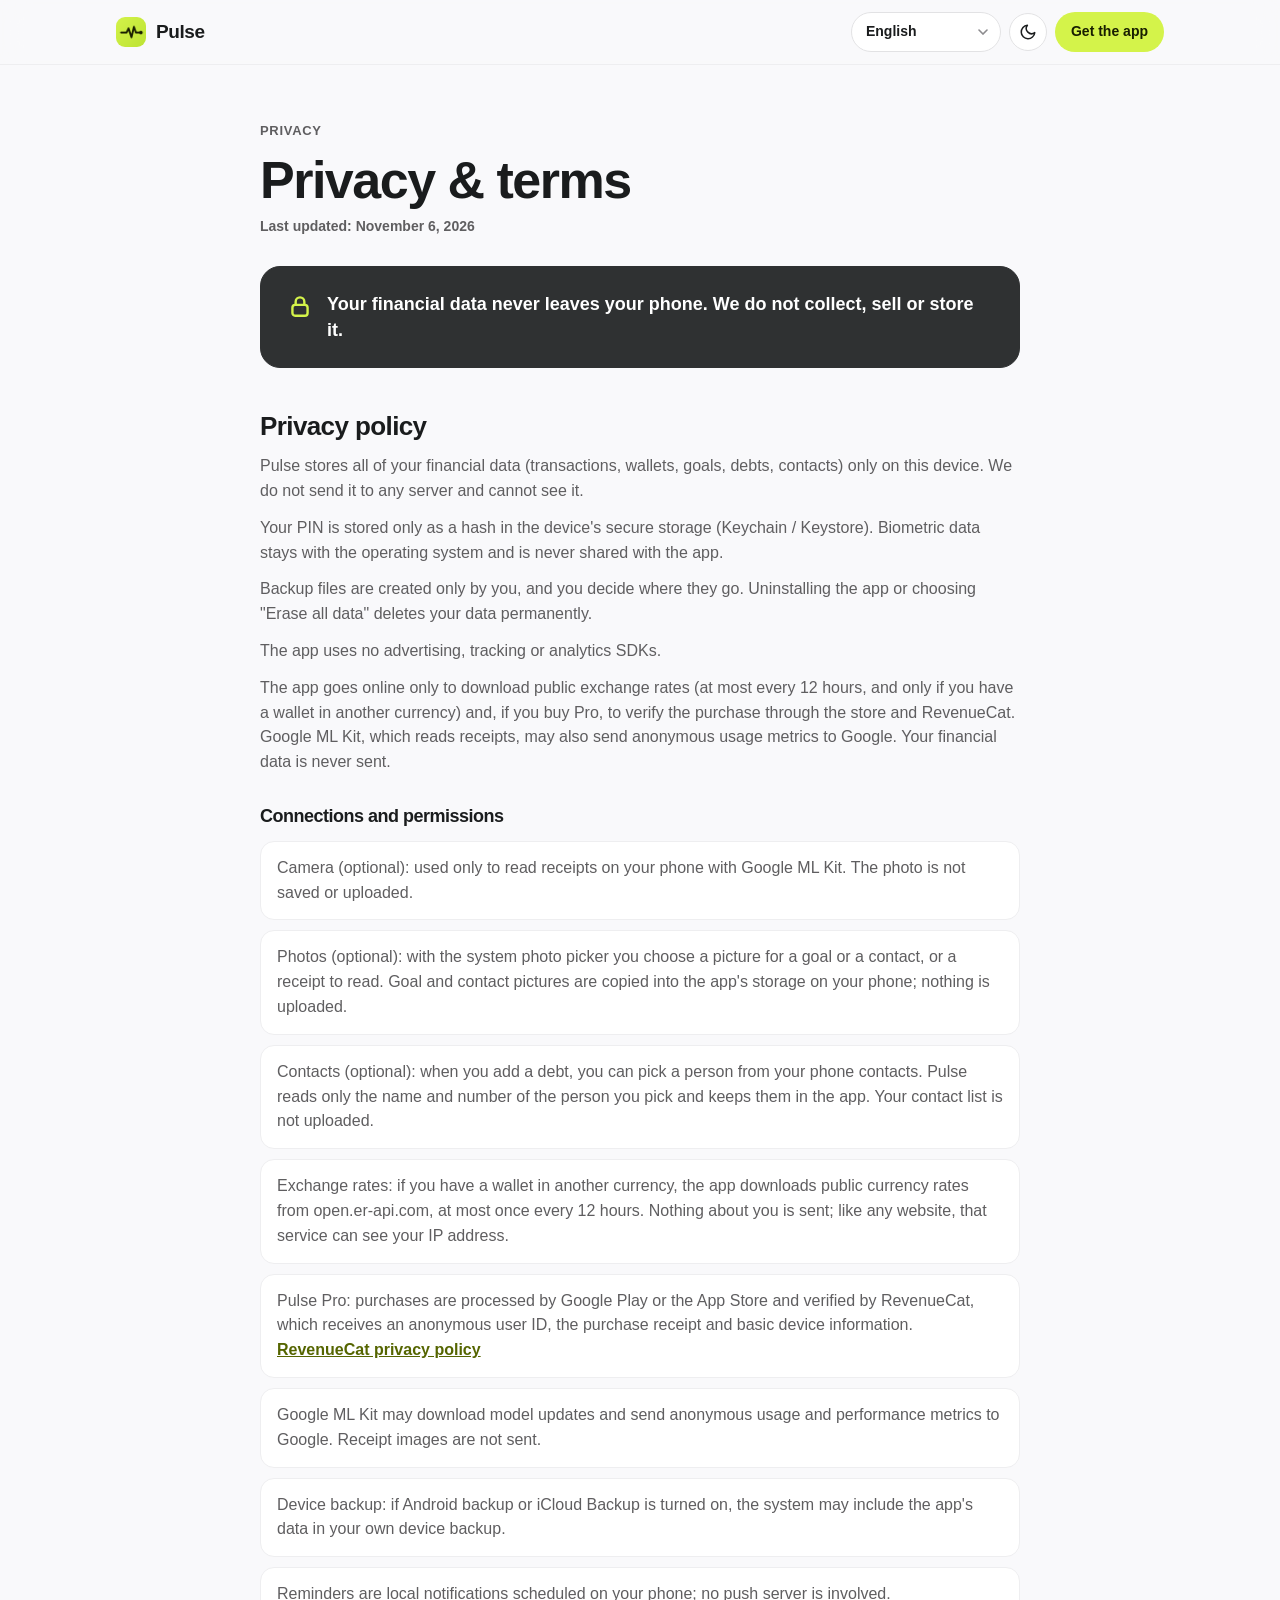
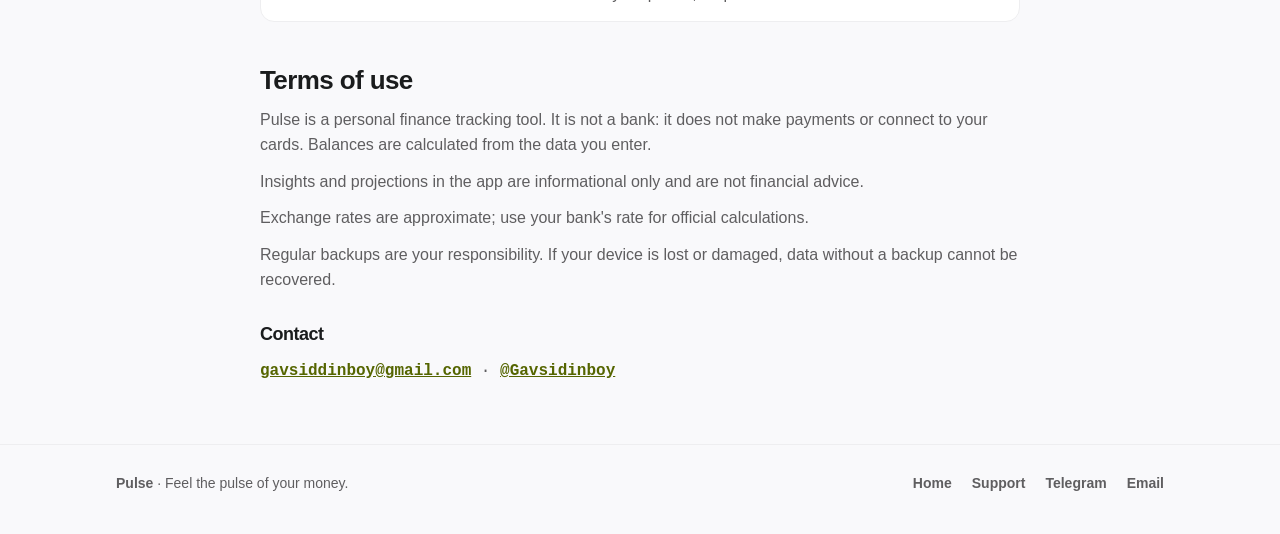
<file: privacy-policy.html>
<!doctype html>
<html lang="en">
<head>
<meta charset="utf-8">
<meta name="viewport" content="width=device-width,initial-scale=1">
<title>Pulse Privacy Policy</title>
<meta http-equiv="refresh" content="0; url=privacy.html">
<link rel="canonical" href="privacy.html">
<style>body{font-family:system-ui,sans-serif;max-width:720px;margin:0 auto;padding:24px 16px;background:#f9f9fb;color:#1a1c1d}</style>
</head>
<body>
<p>The privacy policy has moved to <a href="privacy.html">privacy.html</a>.</p>
</body>
</html>
</file>
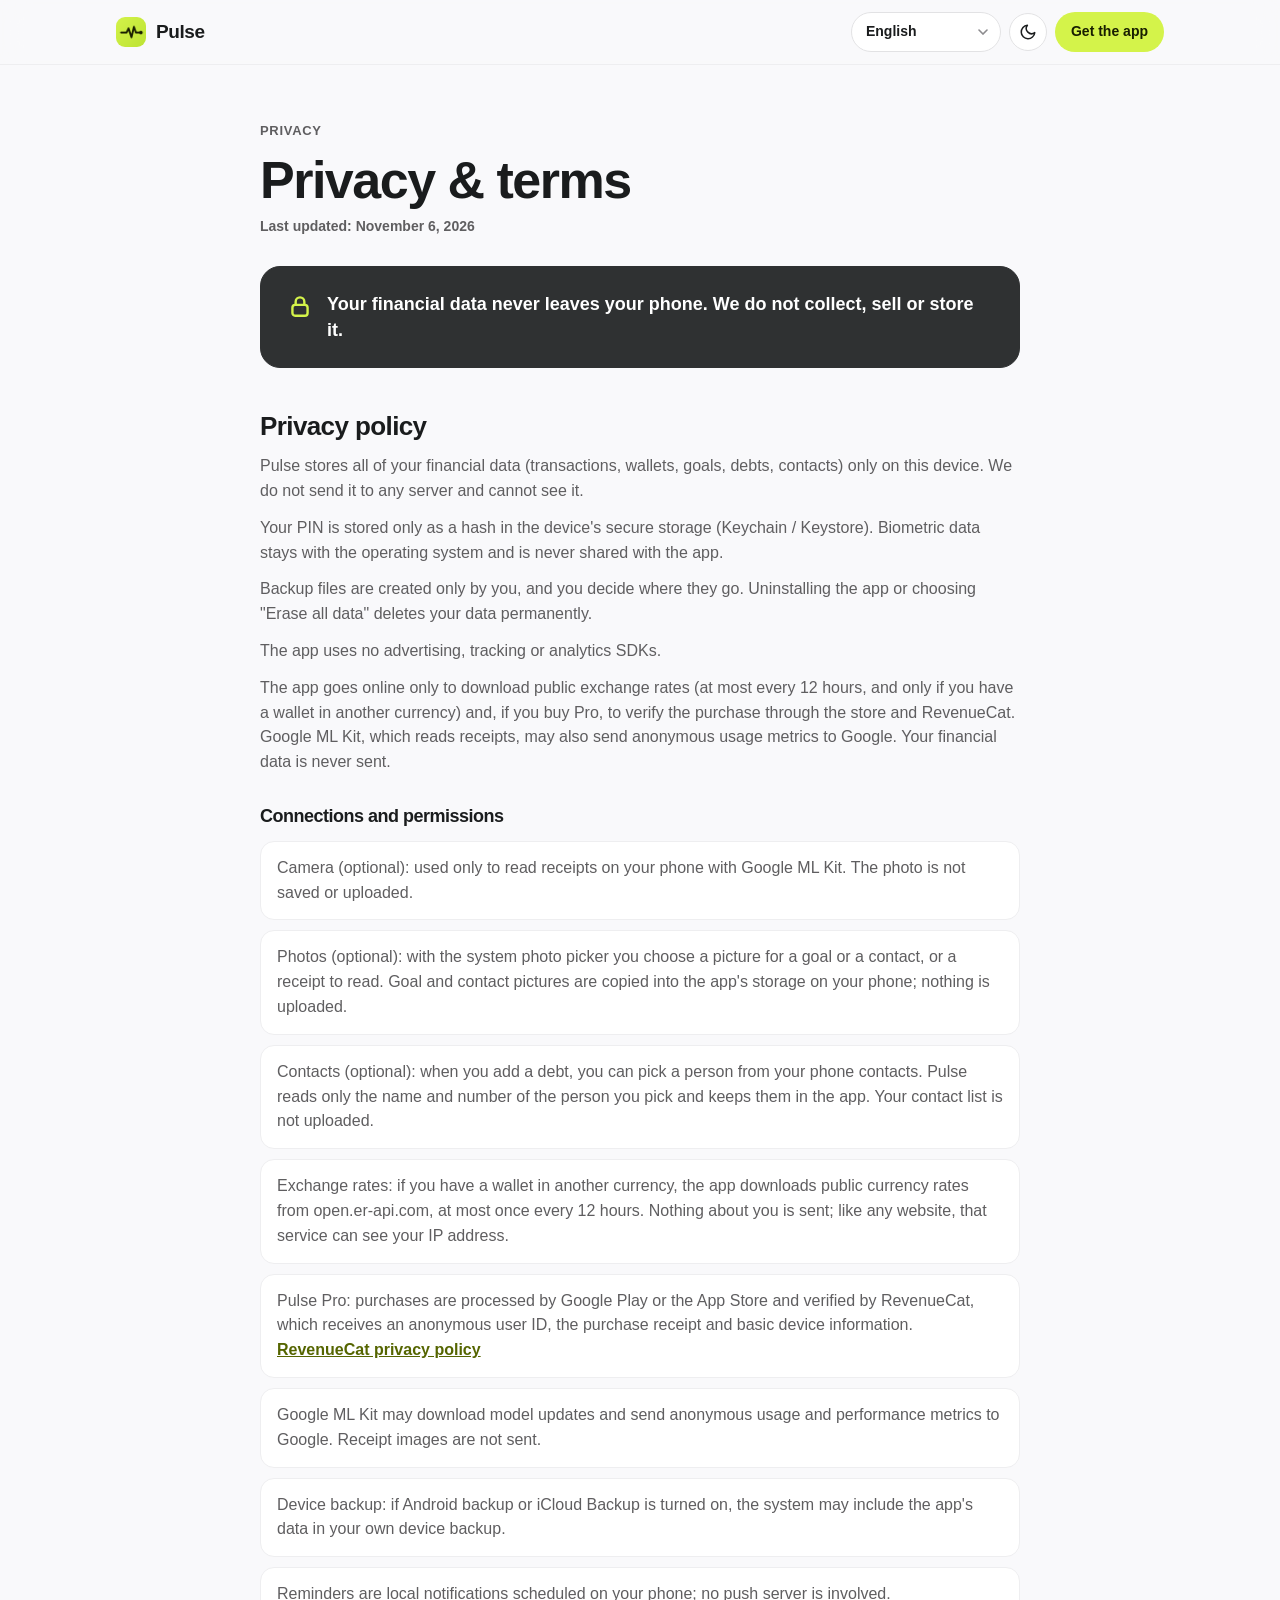
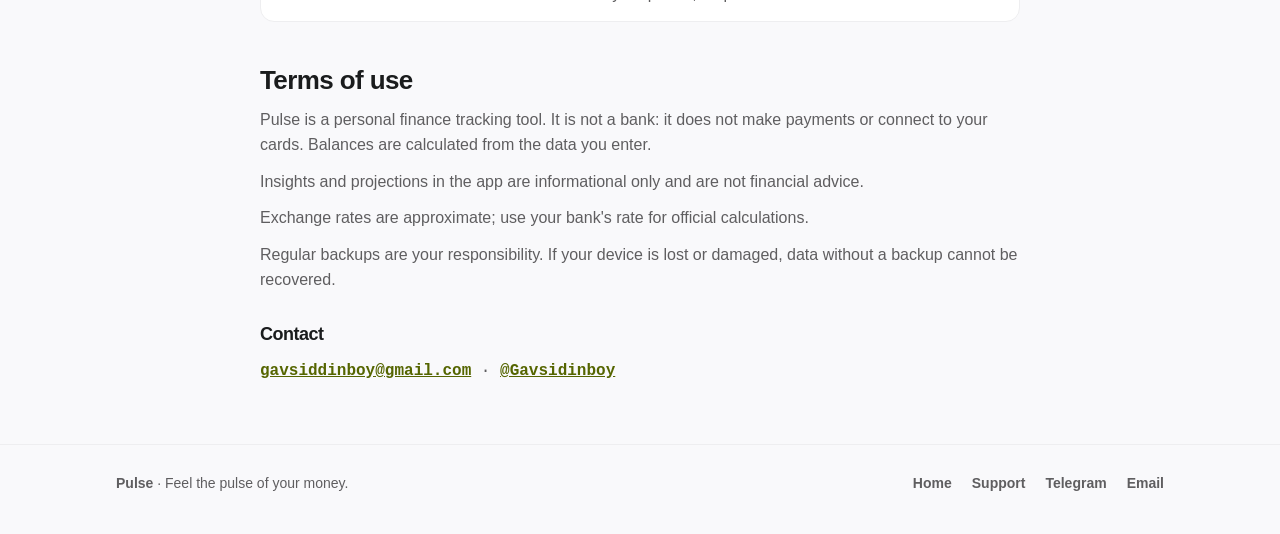
<file: privacy.html>
<!DOCTYPE html>
<html lang="en" dir="ltr">
<head>
  <meta charset="UTF-8" />
  <meta name="viewport" content="width=device-width, initial-scale=1.0" />
  <title>Pulse — Privacy policy & terms</title>
  <meta name="description" content="Pulse keeps your financial data on your phone. What the app connects to, which permissions it uses and the terms of use." />
  <link rel="canonical" href="https://vaxobjanovdev.github.io/pulse-landing/privacy.html" />
  <link rel="alternate" hreflang="en" href="https://vaxobjanovdev.github.io/pulse-landing/privacy.html?lang=en" />
  <link rel="alternate" hreflang="uz" href="https://vaxobjanovdev.github.io/pulse-landing/privacy.html?lang=uz" />
  <link rel="alternate" hreflang="ru" href="https://vaxobjanovdev.github.io/pulse-landing/privacy.html?lang=ru" />
  <link rel="alternate" hreflang="es" href="https://vaxobjanovdev.github.io/pulse-landing/privacy.html?lang=es" />
  <link rel="alternate" hreflang="pt" href="https://vaxobjanovdev.github.io/pulse-landing/privacy.html?lang=pt" />
  <link rel="alternate" hreflang="tr" href="https://vaxobjanovdev.github.io/pulse-landing/privacy.html?lang=tr" />
  <link rel="alternate" hreflang="de" href="https://vaxobjanovdev.github.io/pulse-landing/privacy.html?lang=de" />
  <link rel="alternate" hreflang="fr" href="https://vaxobjanovdev.github.io/pulse-landing/privacy.html?lang=fr" />
  <link rel="alternate" hreflang="id" href="https://vaxobjanovdev.github.io/pulse-landing/privacy.html?lang=id" />
  <link rel="alternate" hreflang="ar" href="https://vaxobjanovdev.github.io/pulse-landing/privacy.html?lang=ar" />
  <link rel="alternate" hreflang="x-default" href="https://vaxobjanovdev.github.io/pulse-landing/privacy.html" />
  <link rel="apple-touch-icon" href="assets/icon.png" />
  <meta property="og:site_name" content="Pulse" />
  <meta property="og:type" content="website" />
  <meta property="og:title" content="Pulse — Privacy policy & terms" />
  <meta property="og:description" content="Pulse keeps your financial data on your phone. What the app connects to, which permissions it uses and the terms of use." />
  <meta property="og:url" content="https://vaxobjanovdev.github.io/pulse-landing/privacy.html" />
  <meta property="og:image" content="https://vaxobjanovdev.github.io/pulse-landing/assets/og.png" />
  <meta property="og:image:width" content="1024" />
  <meta property="og:image:height" content="500" />
  <meta property="og:image:alt" content="Pulse — Feel the pulse of your money." />
  <meta name="twitter:card" content="summary_large_image" />
  <meta name="twitter:title" content="Pulse — Privacy policy & terms" />
  <meta name="twitter:description" content="Pulse keeps your financial data on your phone. What the app connects to, which permissions it uses and the terms of use." />
  <meta name="twitter:image" content="https://vaxobjanovdev.github.io/pulse-landing/assets/og.png" />
  <meta name="theme-color" content="#f9f9fb" />
  <link rel="icon" type="image/png" href="assets/icon.png" />
  <script>try { var th = localStorage.getItem('pulse-theme'); if (th) document.documentElement.setAttribute('data-theme', th); } catch (e) {}</script>
  <link rel="stylesheet" href="site.css" />
  <style>
    .page { max-width: 760px; padding: 56px 0 24px; }
    h1 { font-size: clamp(34px, 5.2vw, 52px); letter-spacing: -1.5px; line-height: 1.06; font-weight: 850; margin: 12px 0 8px; }
    .updated { color: var(--muted); font-size: 14px; font-weight: 600; }
    .pledge { background: var(--midnight); border: 1px solid var(--midnight-edge); color: var(--on-midnight); border-radius: var(--radius); padding: 24px 26px; margin: 28px 0 8px; font-size: 18px; font-weight: 700; line-height: 1.45; display: flex; gap: 14px; align-items: flex-start; }
    .pledge svg { width: 26px; height: 26px; color: var(--lime); flex-shrink: 0; margin-top: 2px; }
    .doc h2 { font-size: 26px; letter-spacing: -0.6px; margin: 44px 0 14px; }
    .doc h3 { font-size: 18px; margin: 28px 0 10px; }
    .doc p { color: var(--text-2); margin-bottom: 12px; }
    .doc ul { list-style: none; display: grid; gap: 10px; }
    .doc li { background: var(--card); border: 1px solid var(--border); border-radius: 14px; padding: 14px 16px; color: var(--text-2); }
    .doc a { color: var(--accent-text); font-weight: 700; }
    .note { margin-top: 32px; font-size: 13px; color: var(--muted); }
    .contact { font-family: var(--mono); direction: ltr; unicode-bidi: isolate; }
    @media (max-width: 640px) { .page { padding-top: 36px; } }
  </style>
</head>
<body>
  <nav class="top">
    <div class="wrap nav-inner">
      <a href="./" class="logo"><img src="assets/icon.png" alt="" /><span>Pulse</span></a>
      <div class="nav-right">
        <select id="lang" class="lang" aria-label="Language"></select>
        <button id="theme" class="icon-btn" type="button" aria-label="Switch theme">
          <svg class="moon" viewBox="0 0 24 24" fill="none" stroke="currentColor" stroke-width="2" stroke-linecap="round" stroke-linejoin="round"><path d="M21 12.8A9 9 0 1 1 11.2 3a7 7 0 0 0 9.8 9.8z"/></svg>
          <svg class="sun" viewBox="0 0 24 24" fill="none" stroke="currentColor" stroke-width="2" stroke-linecap="round"><circle cx="12" cy="12" r="4.5"/><path d="M12 2v2M12 20v2M4.9 4.9l1.4 1.4M17.7 17.7l1.4 1.4M2 12h2M20 12h2M4.9 19.1l1.4-1.4M17.7 6.3l1.4-1.4"/></svg>
        </button>
        <a class="btn btn-lime btn-sm nav-cta get-app" href="./#get" data-i="nav_get">Get the app</a>
      </div>
    </div>
  </nav>

  <main class="wrap page doc">
    <p class="kicker" data-i="f_privacy">Privacy</p>
    <h1 data-a="legal.title">Privacy & terms</h1>
    <p class="updated" id="updated">Last updated: November 6, 2026</p>

    <div class="pledge">
      <svg viewBox="0 0 24 24" fill="none" stroke="currentColor" stroke-width="2.2" stroke-linecap="round" stroke-linejoin="round" aria-hidden="true"><rect x="5" y="11" width="14" height="10" rx="2.5"/><path d="M8 11V8a4 4 0 0 1 8 0v3"/></svg>
      <span data-i="pv_pledge">Your financial data never leaves your phone. We do not collect, sell or store it.</span>
    </div>

    <h2 data-a="legal.privacyTitle">Privacy policy</h2>
    <p data-a="legal.privacy1"></p>
    <p data-a="legal.privacy2"></p>
    <p data-a="legal.privacy3"></p>
    <p data-a="legal.privacy4"></p>
    <p data-a="legal.privacy5"></p>

    <h3 data-i="pv_more">Connections and permissions</h3>
    <ul>
      <li data-i="pv_cam"></li>
      <li data-i="pv_ph"></li>
      <li data-i="pv_ct"></li>
      <li data-i="pv_fx"></li>
      <li><span data-i="pv_rc"></span> <a href="https://www.revenuecat.com/privacy" target="_blank" rel="noopener" data-i="pv_rc_link">RevenueCat privacy policy</a></li>
      <li data-i="pv_ml"></li>
      <li data-i="pv_bk"></li>
      <li data-i="pv_nt"></li>
    </ul>

    <h2 id="terms" data-a="legal.termsTitle">Terms of use</h2>
    <p data-a="legal.terms1"></p>
    <p data-a="legal.terms2"></p>
    <p data-a="legal.terms3"></p>
    <p data-a="legal.terms4"></p>

    <h3 data-i="pv_contact">Contact</h3>
    <p class="contact"><a href="mailto:gavsiddinboy@gmail.com">gavsiddinboy@gmail.com</a> · <a href="https://t.me/Gavsidinboy" target="_blank" rel="noopener">@Gavsidinboy</a></p>

    <p class="note" id="note" data-i="pv_note"></p>
  </main>

  <footer class="foot-wrap">
    <div class="wrap foot">
      <span><strong>Pulse</strong> · <span data-i="f_tag">Feel the pulse of your money.</span></span>
      <ul>
        <li><a href="./" data-i="f_home">Home</a></li>
        <li><a href="support.html" data-i="f_support">Support</a></li>
        <li><a href="https://t.me/Gavsidinboy" target="_blank" rel="noopener">Telegram</a></li>
        <li><a href="mailto:gavsiddinboy@gmail.com">Email</a></li>
      </ul>
    </div>
  </footer>

  <script src="app-strings.js"></script>
  <script>
  // The policy and terms paragraphs come from the app itself (legal.* in app-strings.js), so the site and the app say the same thing.
  // English is the reference text; keep the details below in sync with src/i18n/locales/en.ts (legal.*).
  window.PAGE_T = {
    en: {
      title: 'Pulse — Privacy policy & terms',
      pv_pledge: 'Your financial data never leaves your phone. We do not collect, sell or store it.',
      pv_more: 'Connections and permissions',
      pv_cam: 'Camera (optional): used only to read receipts on your phone with Google ML Kit. The photo is not saved or uploaded.',
      pv_ph: "Photos (optional): with the system photo picker you choose a picture for a goal or a contact, or a receipt to read. Goal and contact pictures are copied into the app's storage on your phone; nothing is uploaded.",
      pv_ct: "Contacts (optional): when you add a debt, you can pick a person from your phone contacts. Pulse reads only the name and number of the person you pick and keeps them in the app. Your contact list is not uploaded.",
      pv_fx: "Exchange rates: if you have a wallet in another currency, the app downloads public currency rates from open.er-api.com, at most once every 12 hours. Nothing about you is sent; like any website, that service can see your IP address.",
      pv_rc: 'Pulse Pro: purchases are processed by Google Play or the App Store and verified by RevenueCat, which receives an anonymous user ID, the purchase receipt and basic device information.',
      pv_rc_link: 'RevenueCat privacy policy',
      pv_ml: 'Google ML Kit may download model updates and send anonymous usage and performance metrics to Google. Receipt images are not sent.',
      pv_bk: "Device backup: if Android backup or iCloud Backup is turned on, the system may include the app's data in your own device backup.",
      pv_nt: 'Reminders are local notifications scheduled on your phone; no push server is involved.',
      pv_contact: 'Contact', pv_note: ''
    },
    uz: {
      title: 'Pulse — Maxfiylik siyosati va shartlar',
      pv_pledge: "Moliyaviy ma'lumotlaringiz telefoningizdan chiqmaydi. Biz ularni yig'maymiz, sotmaymiz va saqlamaymiz.",
      pv_more: 'Ulanishlar va ruxsatlar',
      pv_cam: "Kamera (ixtiyoriy): faqat chekni telefonda Google ML Kit yordamida o'qish uchun. Rasm saqlanmaydi va yuborilmaydi.",
      pv_ph: "Rasmlar (ixtiyoriy): tizimning rasm tanlash oynasi orqali maqsad yoki kontakt uchun rasm, yoki o'qish uchun chek tanlaysiz. Maqsad va kontakt rasmlari telefoningizdagi ilova xotirasiga nusxalanadi; hech narsa yuborilmaydi.",
      pv_ct: "Kontaktlar (ixtiyoriy): qarz qo'shganda telefon kontaktlaringizdan odam tanlashingiz mumkin. Pulse faqat tanlangan odamning ismi va raqamini o'qib, ilovada saqlaydi. Kontaktlar ro'yxatingiz hech qayerga yuborilmaydi.",
      pv_fx: "Valyuta kurslari: boshqa valyutadagi hamyoningiz bo'lsa, ilova 12 soatda ko'pi bilan bir marta open.er-api.com dan ochiq kurslarni yuklaydi. Siz haqingizda hech narsa yuborilmaydi; har qanday sayt kabi bu xizmat IP manzilingizni ko'rishi mumkin.",
      pv_rc: "Pulse Pro: xaridlar Google Play yoki App Store orqali amalga oshiriladi va RevenueCat orqali tekshiriladi. RevenueCat anonim foydalanuvchi ID, xarid cheki va qurilma haqidagi asosiy ma'lumotni oladi.",
      pv_rc_link: 'RevenueCat maxfiylik siyosati',
      pv_ml: "Google ML Kit model yangilanishlarini yuklashi va Google'ga anonim foydalanish va ishlash ko'rsatkichlarini yuborishi mumkin. Chek rasmlari yuborilmaydi.",
      pv_bk: "Qurilma zaxirasi: Android zaxirasi yoki iCloud Backup yoqilgan bo'lsa, tizim ilova ma'lumotlarini qurilmangizning o'z zaxirasiga qo'shishi mumkin.",
      pv_nt: 'Eslatmalar telefoningizda rejalashtiriladigan mahalliy bildirishnomalar; push server ishlatilmaydi.',
      pv_contact: 'Aloqa', pv_note: "Bu sahifa ingliz tilidan tarjima qilingan. Farq bo'lsa, inglizcha matn amal qiladi."
    },
    ru: {
      title: 'Pulse — Политика конфиденциальности и условия',
      pv_pledge: 'Ваши финансовые данные не покидают телефон. Мы их не собираем, не продаём и не храним.',
      pv_more: 'Подключения и разрешения',
      pv_cam: 'Камера (по желанию): только для распознавания чеков на телефоне с помощью Google ML Kit. Фото не сохраняется и не загружается.',
      pv_ph: "Фото (по желанию): через системный выбор фото вы выбираете картинку для цели или контакта либо чек для распознавания. Картинки целей и контактов копируются в память приложения на телефоне; ничего не отправляется.",
      pv_ct: "Контакты (по желанию): добавляя долг, можно выбрать человека из контактов телефона. Pulse считывает только имя и номер выбранного человека и сохраняет их в приложении. Список контактов никуда не отправляется.",
      pv_fx: "Курсы валют: если у вас есть кошелёк в другой валюте, приложение не чаще раза в 12 часов загружает открытые курсы с open.er-api.com. О вас ничего не передаётся; как и любой сайт, этот сервис видит ваш IP-адрес.",
      pv_rc: 'Pulse Pro: покупки обрабатываются Google Play или App Store и проверяются через RevenueCat, который получает анонимный ID пользователя, чек покупки и базовые сведения об устройстве.',
      pv_rc_link: 'Политика конфиденциальности RevenueCat',
      pv_ml: 'Google ML Kit может загружать обновления моделей и отправлять в Google анонимные метрики использования и производительности. Изображения чеков не отправляются.',
      pv_bk: 'Резервная копия устройства: если включена резервная копия Android или iCloud, система может включить данные приложения в вашу собственную копию устройства.',
      pv_nt: 'Напоминания — это локальные уведомления, запланированные на телефоне; push-сервер не используется.',
      pv_contact: 'Контакты', pv_note: 'Эта страница переведена с английского. При расхождениях действует английский текст.'
    },
    es: {
      title: 'Pulse — Política de privacidad y condiciones',
      pv_pledge: 'Tus datos financieros nunca salen de tu teléfono. No los recopilamos, vendemos ni almacenamos.',
      pv_more: 'Conexiones y permisos',
      pv_cam: 'Cámara (opcional): solo para leer recibos en tu teléfono con Google ML Kit. La foto no se guarda ni se sube.',
      pv_ph: "Fotos (opcional): con el selector de fotos del sistema eliges una imagen para una meta o un contacto, o un recibo para leer. Las imágenes de metas y contactos se copian al almacenamiento de la app en tu teléfono; no se sube nada.",
      pv_ct: "Contactos (opcional): al añadir una deuda puedes elegir a una persona de los contactos del teléfono. Pulse solo lee el nombre y el número de esa persona y los guarda en la app. Tu lista de contactos no se sube.",
      pv_fx: "Tipos de cambio: si tienes una cartera en otra moneda, la app descarga tipos públicos de open.er-api.com como mucho una vez cada 12 horas. No se envía nada sobre ti; como cualquier sitio web, ese servicio puede ver tu dirección IP.",
      pv_rc: 'Pulse Pro: las compras las procesa Google Play o el App Store y las verifica RevenueCat, que recibe un ID de usuario anónimo, el recibo de compra e información básica del dispositivo.',
      pv_rc_link: 'Política de privacidad de RevenueCat',
      pv_ml: 'Google ML Kit puede descargar actualizaciones de modelos y enviar a Google métricas anónimas de uso y rendimiento. Las imágenes de los recibos no se envían.',
      pv_bk: 'Copia del dispositivo: si la copia de seguridad de Android o de iCloud está activada, el sistema puede incluir los datos de la app en tu propia copia del dispositivo.',
      pv_nt: 'Los recordatorios son notificaciones locales programadas en tu teléfono; no interviene ningún servidor push.',
      pv_contact: 'Contacto', pv_note: 'Esta página es una traducción del inglés. Si las versiones difieren, prevalece el texto en inglés.'
    },
    pt: {
      title: 'Pulse — Política de privacidade e termos',
      pv_pledge: 'Seus dados financeiros nunca saem do seu celular. Não os coletamos, vendemos nem armazenamos.',
      pv_more: 'Conexões e permissões',
      pv_cam: 'Câmera (opcional): usada só para ler recibos no celular com o Google ML Kit. A foto não é salva nem enviada.',
      pv_ph: "Fotos (opcional): pelo seletor de fotos do sistema você escolhe uma imagem para uma meta ou um contato, ou um recibo para ler. As imagens de metas e contatos são copiadas para o armazenamento do app no celular; nada é enviado.",
      pv_ct: "Contatos (opcional): ao adicionar uma dívida, você pode escolher uma pessoa dos contatos do celular. O Pulse lê só o nome e o número dessa pessoa e os guarda no app. Sua lista de contatos não é enviada.",
      pv_fx: "Cotações: se você tiver uma carteira em outra moeda, o app baixa cotações públicas de open.er-api.com no máximo uma vez a cada 12 horas. Nada sobre você é enviado; como qualquer site, esse serviço pode ver seu endereço IP.",
      pv_rc: 'Pulse Pro: as compras são processadas pelo Google Play ou pela App Store e verificadas pela RevenueCat, que recebe um ID de usuário anônimo, o recibo da compra e informações básicas do aparelho.',
      pv_rc_link: 'Política de privacidade da RevenueCat',
      pv_ml: 'O Google ML Kit pode baixar atualizações de modelos e enviar ao Google métricas anônimas de uso e desempenho. As imagens dos recibos não são enviadas.',
      pv_bk: 'Backup do aparelho: se o backup do Android ou do iCloud estiver ativado, o sistema pode incluir os dados do app no seu próprio backup.',
      pv_nt: 'Os lembretes são notificações locais agendadas no celular; nenhum servidor push é usado.',
      pv_contact: 'Contato', pv_note: 'Esta página é uma tradução do inglês. Em caso de divergência, vale o texto em inglês.'
    },
    tr: {
      title: 'Pulse — Gizlilik politikası ve koşullar',
      pv_pledge: 'Finansal verilerin telefonundan asla çıkmaz. Onları toplamayız, satmayız ve saklamayız.',
      pv_more: 'Bağlantılar ve izinler',
      pv_cam: 'Kamera (isteğe bağlı): yalnızca fişleri telefonunda Google ML Kit ile okumak için. Fotoğraf kaydedilmez ve yüklenmez.',
      pv_ph: "Fotoğraflar (isteğe bağlı): sistemin fotoğraf seçicisiyle bir hedef veya kişi için resim ya da okunacak bir fiş seçersin. Hedef ve kişi resimleri telefonundaki uygulama depolamasına kopyalanır; hiçbir şey yüklenmez.",
      pv_ct: "Kişiler (isteğe bağlı): borç eklerken telefon rehberinden bir kişi seçebilirsin. Pulse yalnızca seçtiğin kişinin adını ve numarasını okur ve uygulamada saklar. Rehberin hiçbir yere yüklenmez.",
      pv_fx: "Döviz kurları: başka para biriminde bir cüzdanın varsa uygulama, en fazla 12 saatte bir open.er-api.com'dan herkese açık kurları indirir. Seninle ilgili hiçbir şey gönderilmez; her web sitesi gibi bu hizmet de IP adresini görebilir.",
      pv_rc: 'Pulse Pro: satın alımlar Google Play veya App Store tarafından işlenir ve RevenueCat ile doğrulanır; RevenueCat anonim bir kullanıcı kimliği, satın alma makbuzu ve temel cihaz bilgisi alır.',
      pv_rc_link: 'RevenueCat gizlilik politikası',
      pv_ml: "Google ML Kit model güncellemeleri indirebilir ve Google'a anonim kullanım ve performans ölçümleri gönderebilir. Fiş görüntüleri gönderilmez.",
      pv_bk: 'Cihaz yedeği: Android yedeği veya iCloud Yedekleme açıksa sistem, uygulamanın verilerini kendi cihaz yedeğine ekleyebilir.',
      pv_nt: 'Hatırlatmalar telefonunda planlanan yerel bildirimlerdir; push sunucusu kullanılmaz.',
      pv_contact: 'İletişim', pv_note: 'Bu sayfa İngilizceden çevrilmiştir. Farklılık olursa İngilizce metin geçerlidir.'
    },
    de: {
      title: 'Pulse — Datenschutz und Nutzungsbedingungen',
      pv_pledge: 'Deine Finanzdaten verlassen nie dein Handy. Wir sammeln, verkaufen und speichern sie nicht.',
      pv_more: 'Verbindungen und Berechtigungen',
      pv_cam: 'Kamera (optional): nur zum Lesen von Belegen auf deinem Handy mit Google ML Kit. Das Foto wird weder gespeichert noch hochgeladen.',
      pv_ph: "Fotos (optional): Über die Fotoauswahl des Systems wählst du ein Bild für ein Ziel oder einen Kontakt oder einen Beleg zum Auslesen. Bilder von Zielen und Kontakten werden in den App-Speicher auf deinem Handy kopiert; nichts wird hochgeladen.",
      pv_ct: "Kontakte (optional): Beim Hinzufügen einer Schuld kannst du eine Person aus deinen Telefonkontakten wählen. Pulse liest nur Name und Nummer dieser Person und speichert sie in der App. Deine Kontaktliste wird nicht hochgeladen.",
      pv_fx: "Wechselkurse: Wenn du ein Konto in einer anderen Währung hast, lädt die App höchstens alle 12 Stunden öffentliche Kurse von open.er-api.com. Über dich wird nichts gesendet; wie jede Website kann dieser Dienst deine IP-Adresse sehen.",
      pv_rc: 'Pulse Pro: Käufe werden von Google Play oder dem App Store abgewickelt und über RevenueCat geprüft. RevenueCat erhält eine anonyme Nutzer-ID, den Kaufbeleg und grundlegende Geräteinformationen.',
      pv_rc_link: 'Datenschutzerklärung von RevenueCat',
      pv_ml: 'Google ML Kit kann Modell-Updates laden und anonyme Nutzungs- und Leistungsdaten an Google senden. Belegbilder werden nicht gesendet.',
      pv_bk: 'Geräte-Backup: Ist das Android-Backup oder iCloud-Backup aktiv, kann das System die App-Daten in dein eigenes Geräte-Backup aufnehmen.',
      pv_nt: 'Erinnerungen sind lokale Benachrichtigungen, die auf deinem Handy geplant werden; kein Push-Server ist beteiligt.',
      pv_contact: 'Kontakt', pv_note: 'Diese Seite ist aus dem Englischen übersetzt. Bei Abweichungen gilt der englische Text.'
    },
    fr: {
      title: 'Pulse — Confidentialité et conditions',
      pv_pledge: 'Vos données financières ne quittent jamais votre téléphone. Nous ne les collectons, ne les vendons ni ne les stockons.',
      pv_more: 'Connexions et autorisations',
      pv_cam: "Appareil photo (facultatif) : uniquement pour lire les tickets sur votre téléphone avec Google ML Kit. La photo n'est ni enregistrée ni envoyée.",
      pv_ph: "Photos (facultatif) : avec le sélecteur de photos du système, vous choisissez une image pour un objectif ou un contact, ou un ticket à lire. Les images des objectifs et des contacts sont copiées dans le stockage de l'app sur votre téléphone ; rien n'est envoyé.",
      pv_ct: "Contacts (facultatif) : lorsque vous ajoutez une dette, vous pouvez choisir une personne dans les contacts du téléphone. Pulse lit uniquement le nom et le numéro de cette personne et les garde dans l'app. Votre liste de contacts n'est pas envoyée.",
      pv_fx: "Taux de change : si vous avez un portefeuille dans une autre devise, l'appli télécharge des taux publics depuis open.er-api.com, au plus une fois toutes les 12 heures. Rien vous concernant n'est envoyé ; comme tout site web, ce service peut voir votre adresse IP.",
      pv_rc: "Pulse Pro : les achats sont traités par Google Play ou l'App Store et vérifiés par RevenueCat, qui reçoit un identifiant utilisateur anonyme, le reçu d'achat et des informations de base sur l'appareil.",
      pv_rc_link: 'Politique de confidentialité de RevenueCat',
      pv_ml: "Google ML Kit peut télécharger des mises à jour de modèles et envoyer à Google des statistiques anonymes d'utilisation et de performance. Les images des tickets ne sont pas envoyées.",
      pv_bk: "Sauvegarde de l'appareil : si la sauvegarde Android ou iCloud est activée, le système peut inclure les données de l'appli dans votre propre sauvegarde.",
      pv_nt: "Les rappels sont des notifications locales programmées sur votre téléphone ; aucun serveur push n'intervient.",
      pv_contact: 'Contact', pv_note: "Cette page est traduite de l'anglais. En cas de divergence, le texte anglais prévaut."
    },
    id: {
      title: 'Pulse — Kebijakan privasi dan ketentuan',
      pv_pledge: 'Data keuanganmu tidak pernah keluar dari ponselmu. Kami tidak mengumpulkan, menjual, atau menyimpannya.',
      pv_more: 'Koneksi dan izin',
      pv_cam: 'Kamera (opsional): hanya untuk membaca struk di ponselmu dengan Google ML Kit. Foto tidak disimpan dan tidak diunggah.',
      pv_ph: "Foto (opsional): lewat pemilih foto sistem kamu memilih gambar untuk tujuan atau kontak, atau struk untuk dibaca. Gambar tujuan dan kontak disalin ke penyimpanan aplikasi di ponselmu; tidak ada yang diunggah.",
      pv_ct: "Kontak (opsional): saat menambahkan utang, kamu bisa memilih seseorang dari kontak ponsel. Pulse hanya membaca nama dan nomor orang yang kamu pilih lalu menyimpannya di aplikasi. Daftar kontakmu tidak diunggah.",
      pv_fx: "Kurs mata uang: jika kamu punya dompet dalam mata uang lain, aplikasi mengunduh kurs publik dari open.er-api.com paling sering sekali setiap 12 jam. Tidak ada data tentangmu yang dikirim; seperti situs web lainnya, layanan itu dapat melihat alamat IP-mu.",
      pv_rc: 'Pulse Pro: pembelian diproses oleh Google Play atau App Store dan diverifikasi oleh RevenueCat, yang menerima ID pengguna anonim, bukti pembelian, dan info dasar perangkat.',
      pv_rc_link: 'Kebijakan privasi RevenueCat',
      pv_ml: 'Google ML Kit dapat mengunduh pembaruan model dan mengirim metrik penggunaan serta kinerja anonim ke Google. Gambar struk tidak dikirim.',
      pv_bk: 'Cadangan perangkat: jika cadangan Android atau iCloud aktif, sistem dapat menyertakan data aplikasi dalam cadangan perangkatmu sendiri.',
      pv_nt: 'Pengingat adalah notifikasi lokal yang dijadwalkan di ponselmu; tidak ada server push yang terlibat.',
      pv_contact: 'Kontak', pv_note: 'Halaman ini diterjemahkan dari bahasa Inggris. Jika ada perbedaan, teks bahasa Inggris yang berlaku.'
    },
    ar: {
      title: 'Pulse — سياسة الخصوصية والشروط',
      pv_pledge: 'بياناتك المالية لا تغادر هاتفك أبدًا. نحن لا نجمعها ولا نبيعها ولا نخزّنها.',
      pv_more: 'الاتصالات والأذونات',
      pv_cam: 'الكاميرا (اختيارية): تُستخدم فقط لقراءة الإيصالات على هاتفك عبر Google ML Kit. لا تُحفظ الصورة ولا تُرفع.',
      pv_ph: "الصور (اختيارية): من خلال منتقي الصور في النظام تختار صورة لهدف أو جهة اتصال، أو إيصالًا لقراءته. تُنسخ صور الأهداف وجهات الاتصال إلى مساحة تخزين التطبيق على هاتفك، ولا يُرفع أي شيء.",
      pv_ct: "جهات الاتصال (اختيارية): عند إضافة دين يمكنك اختيار شخص من جهات اتصال الهاتف. لا يقرأ Pulse إلا اسم الشخص الذي تختاره ورقمه ويحفظهما في التطبيق. لا تُرفع قائمة جهات اتصالك.",
      pv_fx: "أسعار الصرف: إذا كانت لديك محفظة بعملة أخرى، يُنزّل التطبيق أسعارًا عامة من open.er-api.com مرة كل 12 ساعة على الأكثر. لا يُرسل أي شيء عنك؛ وكأي موقع ويب، يمكن لهذه الخدمة رؤية عنوان IP الخاص بك.",
      pv_rc: 'Pulse Pro: تتم معالجة المشتريات عبر Google Play أو App Store ويتم التحقق منها عبر RevenueCat، الذي يتلقى معرّف مستخدم مجهولًا وإيصال الشراء ومعلومات أساسية عن الجهاز.',
      pv_rc_link: 'سياسة الخصوصية لـ RevenueCat',
      pv_ml: 'قد ينزّل Google ML Kit تحديثات للنماذج ويرسل إلى Google مقاييس استخدام وأداء مجهولة. لا تُرسل صور الإيصالات.',
      pv_bk: 'النسخ الاحتياطي للجهاز: إذا كان النسخ الاحتياطي لـ Android أو iCloud مفعّلًا، فقد يُضمّن النظام بيانات التطبيق في النسخة الاحتياطية الخاصة بجهازك.',
      pv_nt: 'التذكيرات إشعارات محلية مجدولة على هاتفك، ولا يُستخدم أي خادم إشعارات.',
      pv_contact: 'التواصل', pv_note: 'هذه الصفحة مترجمة من الإنجليزية. عند وجود اختلاف، يُعتمد النص الإنجليزي.'
    }
  };
  </script>
  <script src="site.js"></script>
  <script>
    Pulse.onLang(function () {
      document.getElementById('updated').textContent = Pulse.app('legal.updated').replace('{date}', Pulse.date(2026, 11, 6));
      document.getElementById('note').style.display = Pulse.lang === 'en' ? 'none' : '';
    });
  </script>
</body>
</html>
</file>
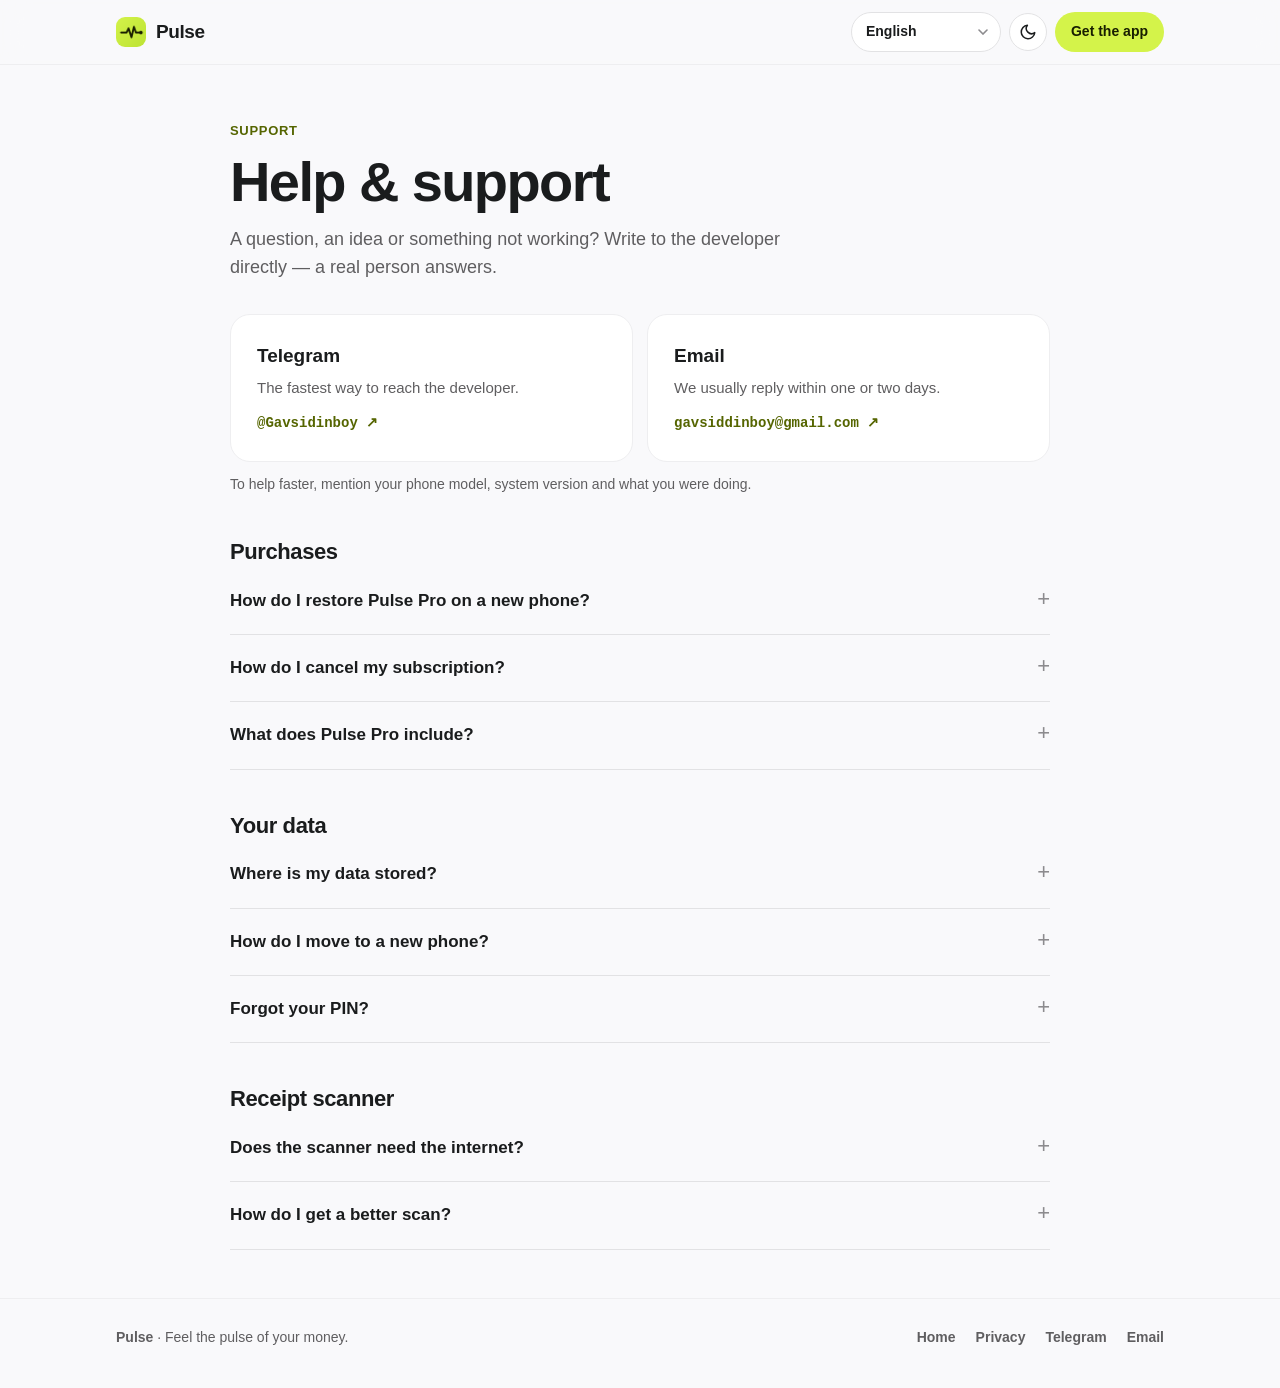
<file: support.html>
<!DOCTYPE html>
<html lang="en" dir="ltr">
<head>
  <meta charset="UTF-8" />
  <meta name="viewport" content="width=device-width, initial-scale=1.0" />
  <title>Pulse — Help & support</title>
  <meta name="description" content="Help with Pulse: purchases, backups, moving to a new phone and the receipt scanner. Write to the developer on Telegram or by email." />
  <link rel="canonical" href="https://vaxobjanovdev.github.io/pulse-landing/support.html" />
  <link rel="alternate" hreflang="en" href="https://vaxobjanovdev.github.io/pulse-landing/support.html?lang=en" />
  <link rel="alternate" hreflang="uz" href="https://vaxobjanovdev.github.io/pulse-landing/support.html?lang=uz" />
  <link rel="alternate" hreflang="ru" href="https://vaxobjanovdev.github.io/pulse-landing/support.html?lang=ru" />
  <link rel="alternate" hreflang="es" href="https://vaxobjanovdev.github.io/pulse-landing/support.html?lang=es" />
  <link rel="alternate" hreflang="pt" href="https://vaxobjanovdev.github.io/pulse-landing/support.html?lang=pt" />
  <link rel="alternate" hreflang="tr" href="https://vaxobjanovdev.github.io/pulse-landing/support.html?lang=tr" />
  <link rel="alternate" hreflang="de" href="https://vaxobjanovdev.github.io/pulse-landing/support.html?lang=de" />
  <link rel="alternate" hreflang="fr" href="https://vaxobjanovdev.github.io/pulse-landing/support.html?lang=fr" />
  <link rel="alternate" hreflang="id" href="https://vaxobjanovdev.github.io/pulse-landing/support.html?lang=id" />
  <link rel="alternate" hreflang="ar" href="https://vaxobjanovdev.github.io/pulse-landing/support.html?lang=ar" />
  <link rel="alternate" hreflang="x-default" href="https://vaxobjanovdev.github.io/pulse-landing/support.html" />
  <link rel="apple-touch-icon" href="assets/icon.png" />
  <meta property="og:site_name" content="Pulse" />
  <meta property="og:type" content="website" />
  <meta property="og:title" content="Pulse — Help & support" />
  <meta property="og:description" content="Help with Pulse: purchases, backups, moving to a new phone and the receipt scanner." />
  <meta property="og:url" content="https://vaxobjanovdev.github.io/pulse-landing/support.html" />
  <meta property="og:image" content="https://vaxobjanovdev.github.io/pulse-landing/assets/og.png" />
  <meta property="og:image:width" content="1024" />
  <meta property="og:image:height" content="500" />
  <meta property="og:image:alt" content="Pulse — Feel the pulse of your money." />
  <meta name="twitter:card" content="summary_large_image" />
  <meta name="twitter:title" content="Pulse — Help & support" />
  <meta name="twitter:description" content="Help with Pulse: purchases, backups, moving to a new phone and the receipt scanner." />
  <meta name="twitter:image" content="https://vaxobjanovdev.github.io/pulse-landing/assets/og.png" />
  <meta name="theme-color" content="#f9f9fb" />
  <link rel="icon" type="image/png" href="assets/icon.png" />
  <script>try { var th = localStorage.getItem('pulse-theme'); if (th) document.documentElement.setAttribute('data-theme', th); } catch (e) {}</script>
  <link rel="stylesheet" href="site.css" />
  <style>
    .page { max-width: 820px; padding: 56px 0 24px; }
    h1 { font-size: clamp(36px, 5.6vw, 56px); letter-spacing: -1.6px; line-height: 1.05; font-weight: 850; margin: 12px 0 14px; }
    .lead { font-size: 18px; color: var(--text-2); max-width: 34em; }
    .contacts { display: grid; grid-template-columns: 1fr 1fr; gap: 14px; margin: 32px 0 12px; }
    .contact { text-decoration: none; display: flex; flex-direction: column; gap: 6px; transition: transform 0.15s, border-color 0.15s; }
    .contact:hover { transform: translateY(-2px); border-color: var(--lime); }
    .contact b { font-size: 19px; }
    .contact span { color: var(--text-2); font-size: 15px; }
    .contact .go { color: var(--accent-text); font-weight: 800; margin-top: 8px; font-family: var(--mono); font-size: 14px; direction: ltr; unicode-bidi: isolate; }
    .tip { color: var(--text-2); font-size: 14px; }
    h2.group { font-size: 22px; letter-spacing: -0.4px; margin: 44px 0 4px; }
    @media (max-width: 640px) { .contacts { grid-template-columns: 1fr; } .page { padding-top: 36px; } }
  </style>
</head>
<body>
  <nav class="top">
    <div class="wrap nav-inner">
      <a href="./" class="logo"><img src="assets/icon.png" alt="" /><span>Pulse</span></a>
      <div class="nav-right">
        <select id="lang" class="lang" aria-label="Language"></select>
        <button id="theme" class="icon-btn" type="button" aria-label="Switch theme">
          <svg class="moon" viewBox="0 0 24 24" fill="none" stroke="currentColor" stroke-width="2" stroke-linecap="round" stroke-linejoin="round"><path d="M21 12.8A9 9 0 1 1 11.2 3a7 7 0 0 0 9.8 9.8z"/></svg>
          <svg class="sun" viewBox="0 0 24 24" fill="none" stroke="currentColor" stroke-width="2" stroke-linecap="round"><circle cx="12" cy="12" r="4.5"/><path d="M12 2v2M12 20v2M4.9 4.9l1.4 1.4M17.7 17.7l1.4 1.4M2 12h2M20 12h2M4.9 19.1l1.4-1.4M17.7 6.3l1.4-1.4"/></svg>
        </button>
        <a class="btn btn-lime btn-sm nav-cta get-app" href="./#get" data-i="nav_get">Get the app</a>
      </div>
    </div>
  </nav>

  <main class="wrap page">
    <p class="kicker" data-i="f_support">Support</p>
    <h1 data-i="s_title">Help & support</h1>
    <p class="lead" data-i="s_lead"></p>

    <div class="contacts">
      <a class="card contact" href="https://t.me/Gavsidinboy" target="_blank" rel="noopener">
        <b>Telegram</b><span data-i="s_tg_d"></span><span class="go">@Gavsidinboy ↗</span>
      </a>
      <a class="card contact" href="mailto:gavsiddinboy@gmail.com?subject=Pulse">
        <b>Email</b><span data-i="s_mail_d"></span><span class="go">gavsiddinboy@gmail.com ↗</span>
      </a>
    </div>
    <p class="tip" data-i="s_tip"></p>

    <h2 class="group" data-i="s_sec1">Purchases</h2>
    <details><summary data-i="sq1"></summary><p data-i="sa1"></p></details>
    <details><summary data-i="sq2"></summary><p data-i="sa2"></p></details>
    <details><summary data-i="sq3"></summary><p data-i="sa3"></p></details>

    <h2 class="group" data-i="s_sec2">Your data</h2>
    <details><summary data-i="sq4"></summary><p data-a="legal.privacy1"></p></details>
    <details><summary data-i="sq5"></summary><p data-i="sa5"></p></details>
    <details><summary data-a="pin.forgot">Forgot your PIN?</summary><p data-a="reset.body"></p></details>

    <h2 class="group" data-i="s_sec3">Receipt scanner</h2>
    <details><summary data-i="sq7"></summary><p data-i="sa7"></p></details>
    <details><summary data-i="sq8"></summary><p data-i="sa8"></p></details>
  </main>

  <footer class="foot-wrap">
    <div class="wrap foot">
      <span><strong>Pulse</strong> · <span data-i="f_tag">Feel the pulse of your money.</span></span>
      <ul>
        <li><a href="./" data-i="f_home">Home</a></li>
        <li><a href="privacy.html" data-i="f_privacy">Privacy</a></li>
        <li><a href="https://t.me/Gavsidinboy" target="_blank" rel="noopener">Telegram</a></li>
        <li><a href="mailto:gavsiddinboy@gmail.com">Email</a></li>
      </ul>
    </div>
  </footer>

  <script src="app-strings.js"></script>
  <script>
  // {prox.restore}, {onb.restore} and {path} are filled with the app's own labels in each language (app-strings.js).
  window.PAGE_T = {
    en: {
      title: 'Pulse — Help & support', s_title: 'Help & support',
      s_lead: 'A question, an idea or something not working? Write to the developer directly — a real person answers.',
      s_tg_d: 'The fastest way to reach the developer.', s_mail_d: 'We usually reply within one or two days.',
      s_tip: 'To help faster, mention your phone model, system version and what you were doing.',
      s_sec1: 'Purchases', s_sec2: 'Your data', s_sec3: 'Receipt scanner',
      sq1: 'How do I restore Pulse Pro on a new phone?', sa1: 'Sign in with the same Google Play or Apple account you bought Pro with. In Pulse, open Pulse Pro and tap {prox.restore}.',
      sq2: 'How do I cancel my subscription?', sa2: 'Android: Google Play → profile icon → Payments & subscriptions → Subscriptions → Pulse. iPhone: Settings → your name → Subscriptions → Pulse. Pro stays active until the end of the paid period.',
      sq3: 'What does Pulse Pro include?', sa3: 'Receipt scanner, payment plans with reminders and PDF statements, insights, unlimited goals, recurring payments and currencies, CSV export. Budget, bubbles, daily pace and debts stay free.',
      sq4: 'Where is my data stored?',
      sq5: 'How do I move to a new phone?', sa5: 'On the old phone open {path} and save the file somewhere you can reach. On the new phone tap {onb.restore} on the welcome screen and pick the file. With Android or iCloud backup turned on, your data can also come back automatically.',
      sq7: 'Does the scanner need the internet?', sa7: 'No. The text is read on your phone with Google ML Kit. The photo is not saved or sent.',
      sq8: 'How do I get a better scan?', sa8: 'Flatten the receipt, use good light and keep the total and the shop name inside the frame.'
    },
    uz: {
      title: 'Pulse — Yordam', s_title: 'Yordam va aloqa',
      s_lead: "Savol, g'oya yoki nimadir ishlamayaptimi? To'g'ridan-to'g'ri ishlab chiquvchiga yozing — javobni haqiqiy odam beradi.",
      s_tg_d: "Ishlab chiquvchi bilan bog'lanishning eng tez yo'li.", s_mail_d: 'Odatda bir-ikki kun ichida javob beramiz.',
      s_tip: 'Tezroq yordam berishimiz uchun telefon modeli, tizim versiyasi va nima qilayotganingizni yozing.',
      s_sec1: 'Xaridlar', s_sec2: "Ma'lumotlaringiz", s_sec3: 'Chek skaneri',
      sq1: "Yangi telefonda Pulse Pro'ni qanday tiklayman?", sa1: "Pro'ni sotib olgan Google Play yoki Apple akkauntingiz bilan kiring. Pulse'da Pulse Pro'ni oching va {prox.restore} tugmasini bosing.",
      sq2: 'Obunani qanday bekor qilaman?', sa2: "Android: Google Play → profil belgisi → To'lovlar va obunalar → Obunalar → Pulse. iPhone: Sozlamalar → ismingiz → Obunalar → Pulse. Pro to'langan davr oxirigacha ishlayveradi.",
      sq3: "Pulse Pro'ga nimalar kiradi?", sa3: "Chek skaneri, eslatmali to'lov rejalari va PDF hisobot, tahlillar, cheksiz maqsadlar, takroriy to'lovlar va valyutalar, CSV eksport. Byudjet, pufakchalar, kunlik sur'at va qarzlar bepul qoladi.",
      sq4: "Ma'lumotlarim qayerda saqlanadi?",
      sq5: "Yangi telefonga qanday o'taman?", sa5: "Eski telefonda {path} ni oching va faylni o'zingizga qulay joyga saqlang. Yangi telefonda kirish ekranida {onb.restore} ni bosing va faylni tanlang. Android yoki iCloud zaxirasi yoqilgan bo'lsa, ma'lumotlar avtomatik ham qaytishi mumkin.",
      sq7: 'Skanerga internet kerakmi?', sa7: "Yo'q. Matn telefonning o'zida Google ML Kit yordamida o'qiladi. Rasm saqlanmaydi va yuborilmaydi.",
      sq8: "Skanerlash yaxshiroq chiqishi uchun nima qilish kerak?", sa8: "Chekni tekislang, yorug' joyda suratga oling, jami summa va do'kon nomi ramka ichida bo'lsin."
    },
    ru: {
      title: 'Pulse — Помощь', s_title: 'Помощь и поддержка',
      s_lead: 'Есть вопрос, идея или что-то не работает? Напишите разработчику напрямую — отвечает живой человек.',
      s_tg_d: 'Самый быстрый способ связаться с разработчиком.', s_mail_d: 'Обычно отвечаем в течение одного-двух дней.',
      s_tip: 'Чтобы помочь быстрее, укажите модель телефона, версию системы и что вы делали.',
      s_sec1: 'Покупки', s_sec2: 'Ваши данные', s_sec3: 'Сканер чеков',
      sq1: 'Как восстановить Pulse Pro на новом телефоне?', sa1: 'Войдите в тот же аккаунт Google Play или Apple, с которого покупали Pro. В Pulse откройте Pulse Pro и нажмите {prox.restore}.',
      sq2: 'Как отменить подписку?', sa2: 'Android: Google Play → значок профиля → Платежи и подписки → Подписки → Pulse. iPhone: Настройки → ваше имя → Подписки → Pulse. Pro работает до конца оплаченного периода.',
      sq3: 'Что входит в Pulse Pro?', sa3: 'Сканер чеков, планы выплат с напоминаниями и PDF-выписки, аналитика, безлимитные цели, регулярные платежи и валюты, экспорт в CSV. Бюджет, пузыри, дневной темп и долги остаются бесплатными.',
      sq4: 'Где хранятся мои данные?',
      sq5: 'Как перенести данные на новый телефон?', sa5: 'На старом телефоне откройте {path} и сохраните файл в доступное место. На новом телефоне на экране приветствия нажмите {onb.restore} и выберите файл. Если включена резервная копия Android или iCloud, данные могут вернуться и автоматически.',
      sq7: 'Нужен ли сканеру интернет?', sa7: 'Нет. Текст распознаётся на телефоне с помощью Google ML Kit. Фото не сохраняется и не отправляется.',
      sq8: 'Как отсканировать чек лучше?', sa8: 'Расправьте чек, снимайте при хорошем свете, а итоговую сумму и название магазина держите в рамке.'
    },
    es: {
      title: 'Pulse — Ayuda', s_title: 'Ayuda y soporte',
      s_lead: '¿Tienes una pregunta, una idea o algo no funciona? Escribe directamente al desarrollador: responde una persona real.',
      s_tg_d: 'La forma más rápida de contactar al desarrollador.', s_mail_d: 'Solemos responder en uno o dos días.',
      s_tip: 'Para ayudarte antes, indica el modelo de tu teléfono, la versión del sistema y qué estabas haciendo.',
      s_sec1: 'Compras', s_sec2: 'Tus datos', s_sec3: 'Escáner de recibos',
      sq1: '¿Cómo restauro Pulse Pro en un teléfono nuevo?', sa1: 'Inicia sesión con la misma cuenta de Google Play o Apple con la que compraste Pro. En Pulse, abre Pulse Pro y toca {prox.restore}.',
      sq2: '¿Cómo cancelo la suscripción?', sa2: 'Android: Google Play → icono de perfil → Pagos y suscripciones → Suscripciones → Pulse. iPhone: Ajustes → tu nombre → Suscripciones → Pulse. Pro sigue activo hasta el final del periodo pagado.',
      sq3: '¿Qué incluye Pulse Pro?', sa3: 'Escáner de recibos, planes de pago con recordatorios y extractos PDF, análisis, metas, pagos recurrentes y monedas ilimitados, exportación CSV. Presupuesto, burbujas, ritmo diario y deudas siguen siendo gratis.',
      sq4: '¿Dónde se guardan mis datos?',
      sq5: '¿Cómo paso a un teléfono nuevo?', sa5: 'En el teléfono antiguo abre {path} y guarda el archivo en un lugar accesible. En el nuevo, toca {onb.restore} en la pantalla de bienvenida y elige el archivo. Con la copia de Android o iCloud activada, tus datos también pueden volver automáticamente.',
      sq7: '¿El escáner necesita internet?', sa7: 'No. El texto se lee en tu teléfono con Google ML Kit. La foto no se guarda ni se envía.',
      sq8: '¿Cómo consigo un mejor escaneo?', sa8: 'Alisa el recibo, usa buena luz y mantén el total y el nombre de la tienda dentro del marco.'
    },
    pt: {
      title: 'Pulse — Ajuda', s_title: 'Ajuda e suporte',
      s_lead: 'Uma dúvida, uma ideia ou algo não funciona? Escreva direto para o desenvolvedor — quem responde é uma pessoa de verdade.',
      s_tg_d: 'O jeito mais rápido de falar com o desenvolvedor.', s_mail_d: 'Costumamos responder em um ou dois dias.',
      s_tip: 'Para ajudar mais rápido, informe o modelo do celular, a versão do sistema e o que você estava fazendo.',
      s_sec1: 'Compras', s_sec2: 'Seus dados', s_sec3: 'Leitor de recibos',
      sq1: 'Como restauro o Pulse Pro em um celular novo?', sa1: 'Entre com a mesma conta Google Play ou Apple usada na compra do Pro. No Pulse, abra o Pulse Pro e toque em {prox.restore}.',
      sq2: 'Como cancelo a assinatura?', sa2: 'Android: Google Play → ícone do perfil → Pagamentos e assinaturas → Assinaturas → Pulse. iPhone: Ajustes → seu nome → Assinaturas → Pulse. O Pro continua ativo até o fim do período pago.',
      sq3: 'O que o Pulse Pro inclui?', sa3: 'Leitor de recibos, planos de pagamento com lembretes e extratos em PDF, análises, metas, pagamentos recorrentes e moedas ilimitados, exportação CSV. Orçamento, bolhas, ritmo diário e dívidas continuam grátis.',
      sq4: 'Onde meus dados ficam guardados?',
      sq5: 'Como passo para um celular novo?', sa5: 'No celular antigo, abra {path} e salve o arquivo num lugar acessível. No novo, toque em {onb.restore} na tela de boas-vindas e escolha o arquivo. Com o backup do Android ou do iCloud ativado, seus dados também podem voltar automaticamente.',
      sq7: 'O leitor precisa de internet?', sa7: 'Não. O texto é lido no celular com o Google ML Kit. A foto não é salva nem enviada.',
      sq8: 'Como consigo uma leitura melhor?', sa8: 'Estique o recibo, use boa luz e mantenha o total e o nome da loja dentro do quadro.'
    },
    tr: {
      title: 'Pulse — Yardım', s_title: 'Yardım ve destek',
      s_lead: 'Bir sorun, fikrin ya da çalışmayan bir şey mi var? Doğrudan geliştiriciye yaz — gerçek bir insan yanıtlar.',
      s_tg_d: 'Geliştiriciye ulaşmanın en hızlı yolu.', s_mail_d: 'Genellikle bir iki gün içinde yanıt veririz.',
      s_tip: 'Daha hızlı yardım için telefon modelini, sistem sürümünü ve ne yaptığını yaz.',
      s_sec1: 'Satın alımlar', s_sec2: 'Verilerin', s_sec3: 'Fiş tarayıcı',
      sq1: "Yeni telefonda Pulse Pro'yu nasıl geri yüklerim?", sa1: "Pro'yu satın aldığın Google Play veya Apple hesabıyla giriş yap. Pulse'ta Pulse Pro'yu aç ve {prox.restore} seçeneğine dokun.",
      sq2: 'Aboneliği nasıl iptal ederim?', sa2: 'Android: Google Play → profil simgesi → Ödemeler ve abonelikler → Abonelikler → Pulse. iPhone: Ayarlar → adın → Abonelikler → Pulse. Pro, ödenen dönemin sonuna kadar etkin kalır.',
      sq3: "Pulse Pro'da neler var?", sa3: 'Fiş tarayıcı, hatırlatmalı ödeme planları ve PDF dökümler, analizler, sınırsız hedef, düzenli ödeme ve para birimi, CSV dışa aktarma. Bütçe, baloncuklar, günlük tempo ve borçlar ücretsiz kalır.',
      sq4: 'Verilerim nerede saklanıyor?',
      sq5: 'Yeni telefona nasıl geçerim?', sa5: 'Eski telefonda {path} bölümünü aç ve dosyayı ulaşabileceğin bir yere kaydet. Yeni telefonda karşılama ekranında {onb.restore} seçeneğine dokun ve dosyayı seç. Android veya iCloud yedeği açıksa verilerin otomatik olarak da geri gelebilir.',
      sq7: 'Tarayıcı internet gerektirir mi?', sa7: 'Hayır. Metin telefonunda Google ML Kit ile okunur. Fotoğraf kaydedilmez ve gönderilmez.',
      sq8: 'Daha iyi tarama için ne yapmalıyım?', sa8: 'Fişi düzelt, iyi ışık kullan; toplam tutar ve mağaza adı çerçevenin içinde olsun.'
    },
    de: {
      title: 'Pulse — Hilfe', s_title: 'Hilfe und Support',
      s_lead: 'Eine Frage, eine Idee oder funktioniert etwas nicht? Schreib direkt dem Entwickler – es antwortet ein echter Mensch.',
      s_tg_d: 'Der schnellste Weg zum Entwickler.', s_mail_d: 'Wir antworten meist innerhalb von ein bis zwei Tagen.',
      s_tip: 'Damit wir schneller helfen können: Nenne dein Handymodell, die Systemversion und was du gerade gemacht hast.',
      s_sec1: 'Käufe', s_sec2: 'Deine Daten', s_sec3: 'Belegscanner',
      sq1: 'Wie stelle ich Pulse Pro auf einem neuen Handy wieder her?', sa1: 'Melde dich mit demselben Google-Play- oder Apple-Konto an, mit dem du Pro gekauft hast. Öffne in Pulse „Pulse Pro“ und tippe auf {prox.restore}.',
      sq2: 'Wie kündige ich mein Abo?', sa2: 'Android: Google Play → Profilsymbol → Zahlungen und Abos → Abos → Pulse. iPhone: Einstellungen → dein Name → Abonnements → Pulse. Pro bleibt bis zum Ende des bezahlten Zeitraums aktiv.',
      sq3: 'Was enthält Pulse Pro?', sa3: 'Belegscanner, Ratenpläne mit Erinnerungen und PDF-Auszüge, Auswertungen, unbegrenzte Ziele, wiederkehrende Zahlungen und Währungen, CSV-Export. Budget, Blasen, Tagestempo und Schulden bleiben kostenlos.',
      sq4: 'Wo werden meine Daten gespeichert?',
      sq5: 'Wie ziehe ich auf ein neues Handy um?', sa5: 'Öffne auf dem alten Handy {path} und speichere die Datei an einem erreichbaren Ort. Tippe auf dem neuen Handy im Startbildschirm auf {onb.restore} und wähle die Datei. Ist das Android- oder iCloud-Backup aktiv, können deine Daten auch automatisch zurückkommen.',
      sq7: 'Braucht der Scanner Internet?', sa7: 'Nein. Der Text wird auf deinem Handy mit Google ML Kit gelesen. Das Foto wird weder gespeichert noch gesendet.',
      sq8: 'Wie gelingt der Scan besser?', sa8: 'Glätte den Beleg, sorge für gutes Licht und halte Summe und Geschäftsnamen im Rahmen.'
    },
    fr: {
      title: 'Pulse — Aide', s_title: 'Aide et assistance',
      s_lead: "Une question, une idée ou quelque chose ne marche pas ? Écrivez directement au développeur : c'est une vraie personne qui répond.",
      s_tg_d: 'Le moyen le plus rapide de joindre le développeur.', s_mail_d: 'Nous répondons en général sous un ou deux jours.',
      s_tip: 'Pour vous aider plus vite, indiquez le modèle de votre téléphone, la version du système et ce que vous faisiez.',
      s_sec1: 'Achats', s_sec2: 'Vos données', s_sec3: 'Scanner de tickets',
      sq1: 'Comment restaurer Pulse Pro sur un nouveau téléphone ?', sa1: "Connectez-vous avec le même compte Google Play ou Apple que celui de l'achat. Dans Pulse, ouvrez Pulse Pro et touchez {prox.restore}.",
      sq2: "Comment résilier l'abonnement ?", sa2: "Android : Google Play → icône du profil → Paiements et abonnements → Abonnements → Pulse. iPhone : Réglages → votre nom → Abonnements → Pulse. Pro reste actif jusqu'à la fin de la période payée.",
      sq3: 'Que comprend Pulse Pro ?', sa3: 'Scanner de tickets, échéanciers avec rappels et relevés PDF, analyses, objectifs, paiements récurrents et devises illimités, export CSV. Le budget, les bulles, le rythme quotidien et les dettes restent gratuits.',
      sq4: 'Où sont stockées mes données ?',
      sq5: 'Comment passer à un nouveau téléphone ?', sa5: "Sur l'ancien téléphone, ouvrez {path} et enregistrez le fichier dans un endroit accessible. Sur le nouveau, touchez {onb.restore} sur l'écran d'accueil et choisissez le fichier. Si la sauvegarde Android ou iCloud est activée, vos données peuvent aussi revenir automatiquement.",
      sq7: 'Le scanner a-t-il besoin d’internet ?', sa7: 'Non. Le texte est lu sur votre téléphone avec Google ML Kit. La photo n’est ni enregistrée ni envoyée.',
      sq8: 'Comment obtenir un meilleur scan ?', sa8: 'Aplatissez le ticket, utilisez une bonne lumière et gardez le total et le nom du magasin dans le cadre.'
    },
    id: {
      title: 'Pulse — Bantuan', s_title: 'Bantuan dan dukungan',
      s_lead: 'Punya pertanyaan, ide, atau ada yang tidak berfungsi? Tulis langsung ke pengembang — yang menjawab orang sungguhan.',
      s_tg_d: 'Cara tercepat menghubungi pengembang.', s_mail_d: 'Biasanya kami membalas dalam satu atau dua hari.',
      s_tip: 'Agar bisa membantu lebih cepat, sebutkan model ponsel, versi sistem, dan apa yang sedang kamu lakukan.',
      s_sec1: 'Pembelian', s_sec2: 'Datamu', s_sec3: 'Pemindai struk',
      sq1: 'Bagaimana memulihkan Pulse Pro di ponsel baru?', sa1: 'Masuk dengan akun Google Play atau Apple yang sama dengan saat membeli Pro. Di Pulse, buka Pulse Pro lalu ketuk {prox.restore}.',
      sq2: 'Bagaimana membatalkan langganan?', sa2: 'Android: Google Play → ikon profil → Pembayaran & langganan → Langganan → Pulse. iPhone: Pengaturan → namamu → Langganan → Pulse. Pro tetap aktif sampai akhir periode yang sudah dibayar.',
      sq3: 'Apa saja isi Pulse Pro?', sa3: 'Pemindai struk, rencana cicilan dengan pengingat dan laporan PDF, analisis, target, pembayaran rutin dan mata uang tanpa batas, ekspor CSV. Anggaran, gelembung, laju harian, dan utang tetap gratis.',
      sq4: 'Di mana dataku disimpan?',
      sq5: 'Bagaimana pindah ke ponsel baru?', sa5: 'Di ponsel lama buka {path} dan simpan filenya di tempat yang bisa kamu akses. Di ponsel baru ketuk {onb.restore} di layar sambutan lalu pilih file itu. Jika cadangan Android atau iCloud aktif, datamu juga bisa kembali otomatis.',
      sq7: 'Apakah pemindai butuh internet?', sa7: 'Tidak. Teks dibaca di ponselmu dengan Google ML Kit. Foto tidak disimpan dan tidak dikirim.',
      sq8: 'Bagaimana agar hasil pindaian lebih baik?', sa8: 'Ratakan struk, gunakan cahaya yang cukup, dan pastikan total serta nama toko ada di dalam bingkai.'
    },
    ar: {
      title: 'Pulse — المساعدة', s_title: 'المساعدة والدعم',
      s_lead: 'لديك سؤال أو فكرة أو هناك ما لا يعمل؟ راسل المطوّر مباشرة — سيجيبك شخص حقيقي.',
      s_tg_d: 'أسرع طريقة للتواصل مع المطوّر.', s_mail_d: 'نرد عادةً خلال يوم أو يومين.',
      s_tip: 'لنساعدك أسرع، اذكر طراز هاتفك وإصدار النظام وما كنت تفعله.',
      s_sec1: 'المشتريات', s_sec2: 'بياناتك', s_sec3: 'ماسح الإيصالات',
      sq1: 'كيف أستعيد Pulse Pro على هاتف جديد؟', sa1: 'سجّل الدخول بحساب Google Play أو Apple نفسه الذي اشتريت به Pro. في Pulse افتح Pulse Pro واضغط {prox.restore}.',
      sq2: 'كيف ألغي الاشتراك؟', sa2: 'Android: Google Play ← رمز الملف الشخصي ← الدفعات والاشتراكات ← الاشتراكات ← Pulse. iPhone: الإعدادات ← اسمك ← الاشتراكات ← Pulse. يبقى Pro مفعّلًا حتى نهاية الفترة المدفوعة.',
      sq3: 'ماذا يتضمن Pulse Pro؟', sa3: 'ماسح الإيصالات، خطط السداد مع التذكيرات وكشوف PDF، التحليلات، أهداف ومدفوعات متكررة وعملات بلا حدود، التصدير إلى CSV. تبقى الميزانية والفقاعات والوتيرة اليومية والديون مجانية.',
      sq4: 'أين تُحفظ بياناتي؟',
      sq5: 'كيف أنتقل إلى هاتف جديد؟', sa5: 'على الهاتف القديم افتح {path} واحفظ الملف في مكان يمكنك الوصول إليه. على الهاتف الجديد اضغط {onb.restore} في شاشة الترحيب واختر الملف. إذا كان النسخ الاحتياطي لـ Android أو iCloud مفعّلًا، فقد تعود بياناتك تلقائيًا أيضًا.',
      sq7: 'هل يحتاج الماسح إلى الإنترنت؟', sa7: 'لا. يُقرأ النص على هاتفك عبر Google ML Kit. لا تُحفظ الصورة ولا تُرسل.',
      sq8: 'كيف أحصل على مسح أفضل؟', sa8: 'افرد الإيصال، واستخدم إضاءة جيدة، واجعل الإجمالي واسم المتجر داخل الإطار.'
    }
  };
  </script>
  <script src="site.js"></script>
</body>
</html>
</file>
<file: site.css>
/* Pulse site: shared tokens and components. Colours follow the app (src/theme/colors.ts).
   System fonts only, so the site makes no third-party requests. */
:root {
  --bg: #f9f9fb;
  --card: #ffffff;
  --card-soft: #f3f3f5;
  --border: #eeeef0;
  --border-strong: #e2e2e4;
  --text: #1a1c1d;
  --text-2: #5f5e60;
  --muted: #8c8b8e;
  --lime: #d4f34a;
  --lime-ink: #181e00;
  --accent-text: #556500;
  --midnight: #2f3132;
  --midnight-edge: #2f3132;
  --on-midnight: #ffffff;
  --on-midnight-2: rgba(255, 255, 255, 0.65);
  --nav-bg: rgba(249, 249, 251, 0.82);
  --shadow: 0 30px 60px -32px rgba(26, 28, 29, 0.5);
  --good: #2d8a29;
  --bad: #a43a3d;
  --radius: 20px;
  --sans: -apple-system, BlinkMacSystemFont, "Segoe UI", Roboto, "Noto Sans", "Noto Sans Arabic", Tahoma, sans-serif;
  --mono: ui-monospace, "SF Mono", "JetBrains Mono", Menlo, Consolas, monospace;
  color-scheme: light;
}
@media (prefers-color-scheme: dark) {
  :root:not([data-theme="light"]) {
    --bg: #0f1112; --card: #1a1c1d; --card-soft: #232526; --border: rgba(255,255,255,0.07); --border-strong: rgba(255,255,255,0.12);
    --text: #f0f0f2; --text-2: #b5b4b7; --muted: #8c8b8e; --accent-text: #d4f34a;
    --midnight: #232526; --midnight-edge: rgba(255,255,255,0.08); --nav-bg: rgba(15,17,18,0.8);
    --shadow: 0 30px 60px -30px rgba(0,0,0,0.8); --good: #6ee07a; --bad: #ff8a8a; color-scheme: dark;
  }
}
:root[data-theme="dark"] {
  --bg: #0f1112; --card: #1a1c1d; --card-soft: #232526; --border: rgba(255,255,255,0.07); --border-strong: rgba(255,255,255,0.12);
  --text: #f0f0f2; --text-2: #b5b4b7; --muted: #8c8b8e; --accent-text: #d4f34a;
  --midnight: #232526; --midnight-edge: rgba(255,255,255,0.08); --nav-bg: rgba(15,17,18,0.8);
  --shadow: 0 30px 60px -30px rgba(0,0,0,0.8); --good: #6ee07a; --bad: #ff8a8a; color-scheme: dark;
}

* { margin: 0; padding: 0; box-sizing: border-box; }
html { background: var(--bg); scroll-behavior: smooth; }
body { font-family: var(--sans); background: var(--bg); color: var(--text); line-height: 1.55; -webkit-font-smoothing: antialiased; overflow-x: hidden; transition: background 0.25s, color 0.25s; }
a { color: inherit; }
.wrap { max-width: 1080px; margin: 0 auto; padding: 0 16px; }
.mono { font-family: var(--mono); direction: ltr; unicode-bidi: isolate; }

/* Nav */
nav.top { position: sticky; top: 0; z-index: 20; background: var(--nav-bg); backdrop-filter: blur(14px); -webkit-backdrop-filter: blur(14px); border-bottom: 1px solid var(--border); }
.nav-inner { display: flex; align-items: center; justify-content: space-between; gap: 10px; height: 64px; }
.logo { display: flex; align-items: center; gap: 10px; text-decoration: none; font-weight: 800; font-size: 19px; letter-spacing: -0.4px; }
.logo img { width: 30px; height: 30px; border-radius: 9px; }
.nav-right { display: flex; align-items: center; gap: 8px; }
.lang {
  appearance: none; -webkit-appearance: none; font: inherit; font-size: 14px; font-weight: 600; color: var(--text);
  background: var(--card) url("data:image/svg+xml,%3Csvg xmlns='http://www.w3.org/2000/svg' width='10' height='6'%3E%3Cpath d='M1 1l4 4 4-4' stroke='%238c8b8e' stroke-width='1.6' fill='none' stroke-linecap='round'/%3E%3C/svg%3E") no-repeat right 12px center;
  border: 1px solid var(--border-strong); border-radius: 999px; padding: 8px 30px 8px 14px; cursor: pointer; max-width: 150px;
}
[dir="rtl"] .lang { background-position: left 12px center; padding: 8px 14px 8px 30px; }
.icon-btn { width: 38px; height: 38px; border-radius: 50%; border: 1px solid var(--border-strong); background: var(--card); color: var(--text); display: inline-flex; align-items: center; justify-content: center; cursor: pointer; flex-shrink: 0; }
.icon-btn svg { width: 18px; height: 18px; }
.icon-btn .sun { display: none; }
:root[data-theme="dark"] .icon-btn .sun { display: block; }
:root[data-theme="dark"] .icon-btn .moon { display: none; }

.btn { display: inline-flex; align-items: center; justify-content: center; gap: 8px; text-decoration: none; font-weight: 800; border-radius: 999px; white-space: nowrap; transition: transform 0.15s ease, background 0.15s ease; }
.btn:active { transform: scale(0.97); }
.btn-lime { background: var(--lime); color: var(--lime-ink); }
.btn-lime:hover { background: #bde334; }
.btn-sm { padding: 9px 16px; font-size: 14px; }

/* Store badges (filled by site.js) */
.stores { display: flex; flex-wrap: wrap; gap: 10px; }
.store { display: inline-flex; flex-direction: column; justify-content: center; min-width: 168px; padding: 10px 20px 11px; border-radius: 16px; text-decoration: none; line-height: 1.15; transition: transform 0.15s ease, background 0.15s ease; }
.store small { font-size: 11px; font-weight: 600; opacity: 0.75; }
.store b { font-size: 18px; font-weight: 800; letter-spacing: -0.3px; }
.store.live { background: var(--lime); color: var(--lime-ink); }
.store.live:hover { background: #bde334; }
.store.live:active { transform: scale(0.97); }

/* Cards and text */
.card { background: var(--card); border: 1px solid var(--border); border-radius: var(--radius); padding: 26px; }
.kicker { font-size: 13px; font-weight: 800; letter-spacing: 0.7px; text-transform: uppercase; color: var(--accent-text); }
h1, h2, h3 { letter-spacing: -0.5px; }
h2 { font-size: clamp(28px, 4.2vw, 44px); letter-spacing: -1.2px; line-height: 1.08; font-weight: 850; }
.section { padding: 64px 0; }

/* FAQ */
details { border-bottom: 1px solid var(--border-strong); }
summary { list-style: none; cursor: pointer; padding: 20px 0; font-weight: 700; font-size: 17px; display: flex; justify-content: space-between; gap: 16px; }
summary::-webkit-details-marker { display: none; }
summary::after { content: "+"; font-weight: 500; font-size: 22px; line-height: 1; color: var(--muted); transition: transform 0.2s; flex-shrink: 0; }
details[open] summary::after { transform: rotate(45deg); }
details > div, details > p { color: var(--text-2); padding: 0 0 20px; max-width: 44em; }

/* Footer */
footer.foot-wrap { border-top: 1px solid var(--border); padding: 28px 0 40px; margin-top: 24px; }
.foot { display: flex; flex-wrap: wrap; gap: 14px 24px; align-items: center; justify-content: space-between; font-size: 14px; color: var(--text-2); }
.foot ul { list-style: none; display: flex; flex-wrap: wrap; gap: 8px 20px; }
.foot a { text-decoration: none; font-weight: 600; }
.foot a:hover { color: var(--accent-text); }

/* Scroll reveal (only when JS runs) */
.js .reveal { opacity: 0; transform: translateY(18px); transition: opacity 0.6s ease, transform 0.6s cubic-bezier(.2,.7,.2,1); }
.js .reveal.in { opacity: 1; transform: none; }

@media (max-width: 480px) {
  .nav-cta { display: none; }
  .store { flex: 1 1 140px; min-width: 0; }
}
@media (prefers-reduced-motion: reduce) {
  html { scroll-behavior: auto; }
  .js .reveal { opacity: 1; transform: none; transition: none; }
  .btn, .store, summary::after, body { transition: none; }
}
</file>
